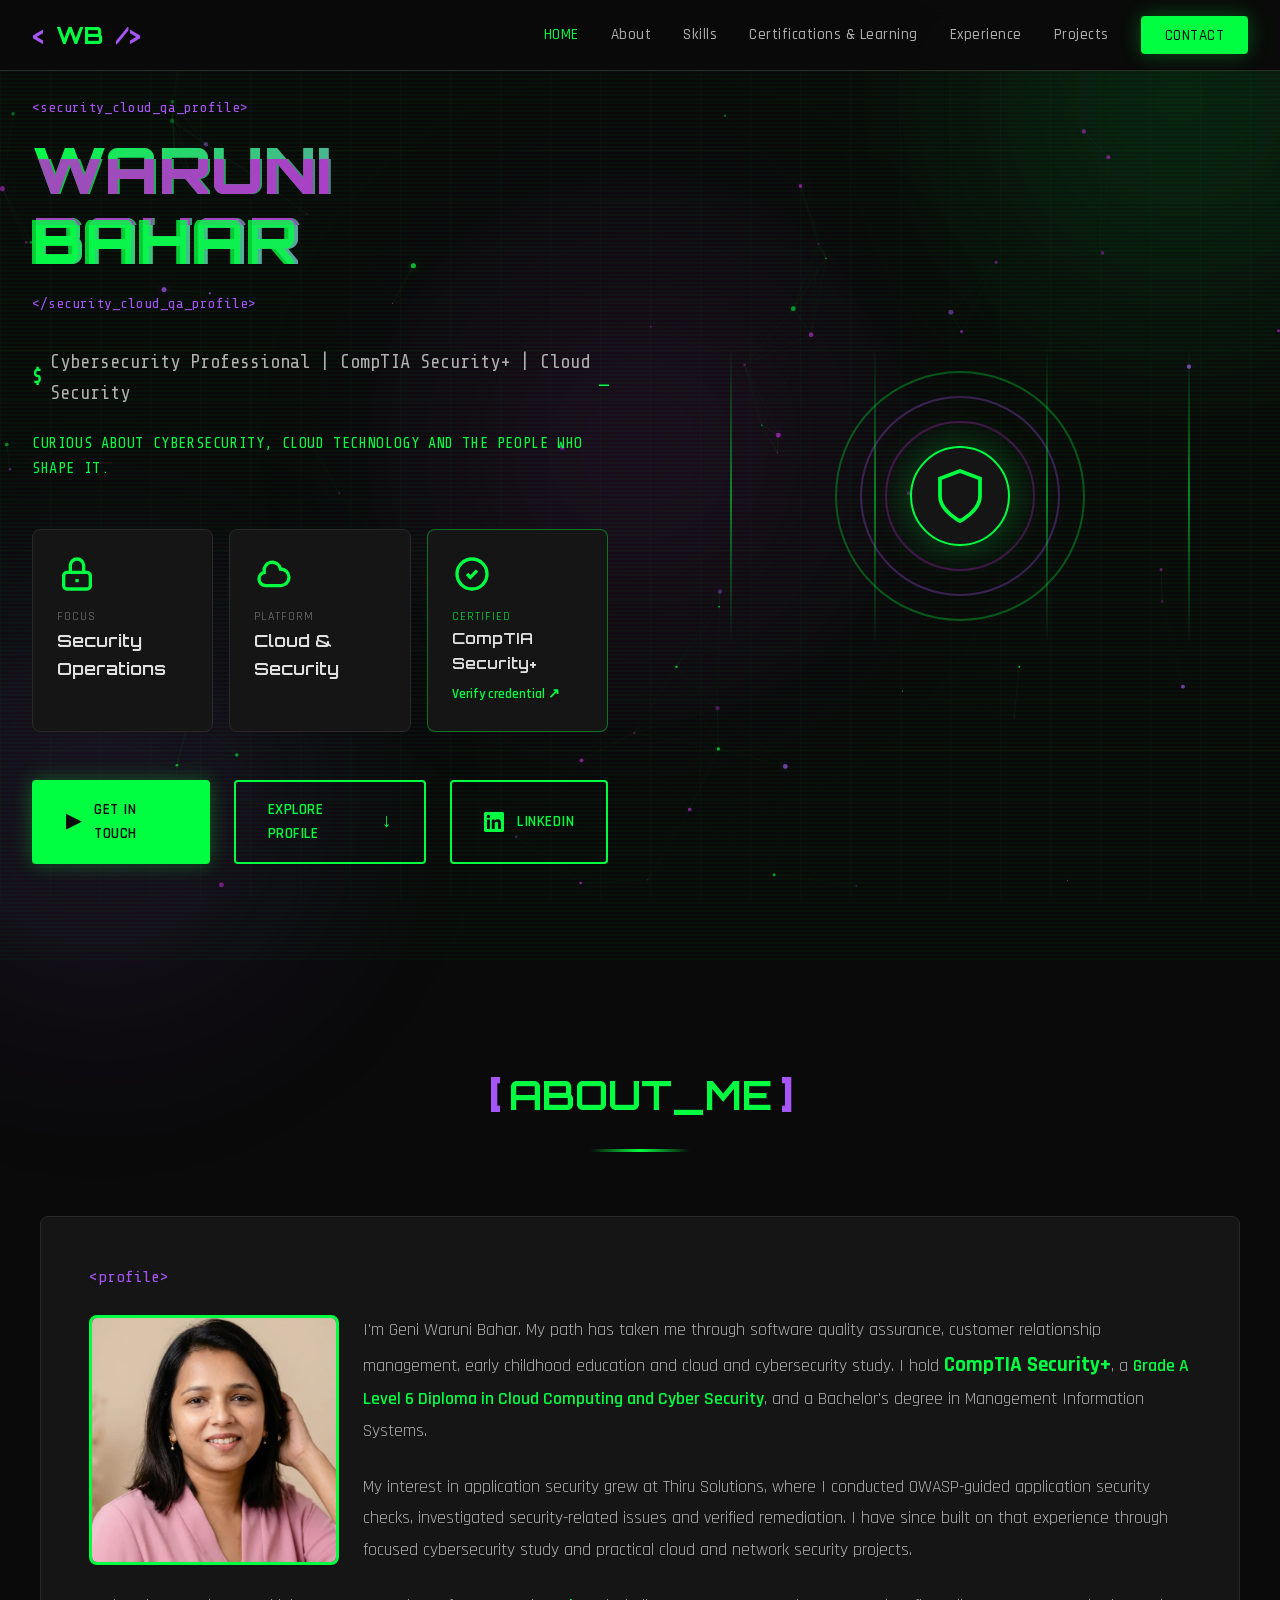
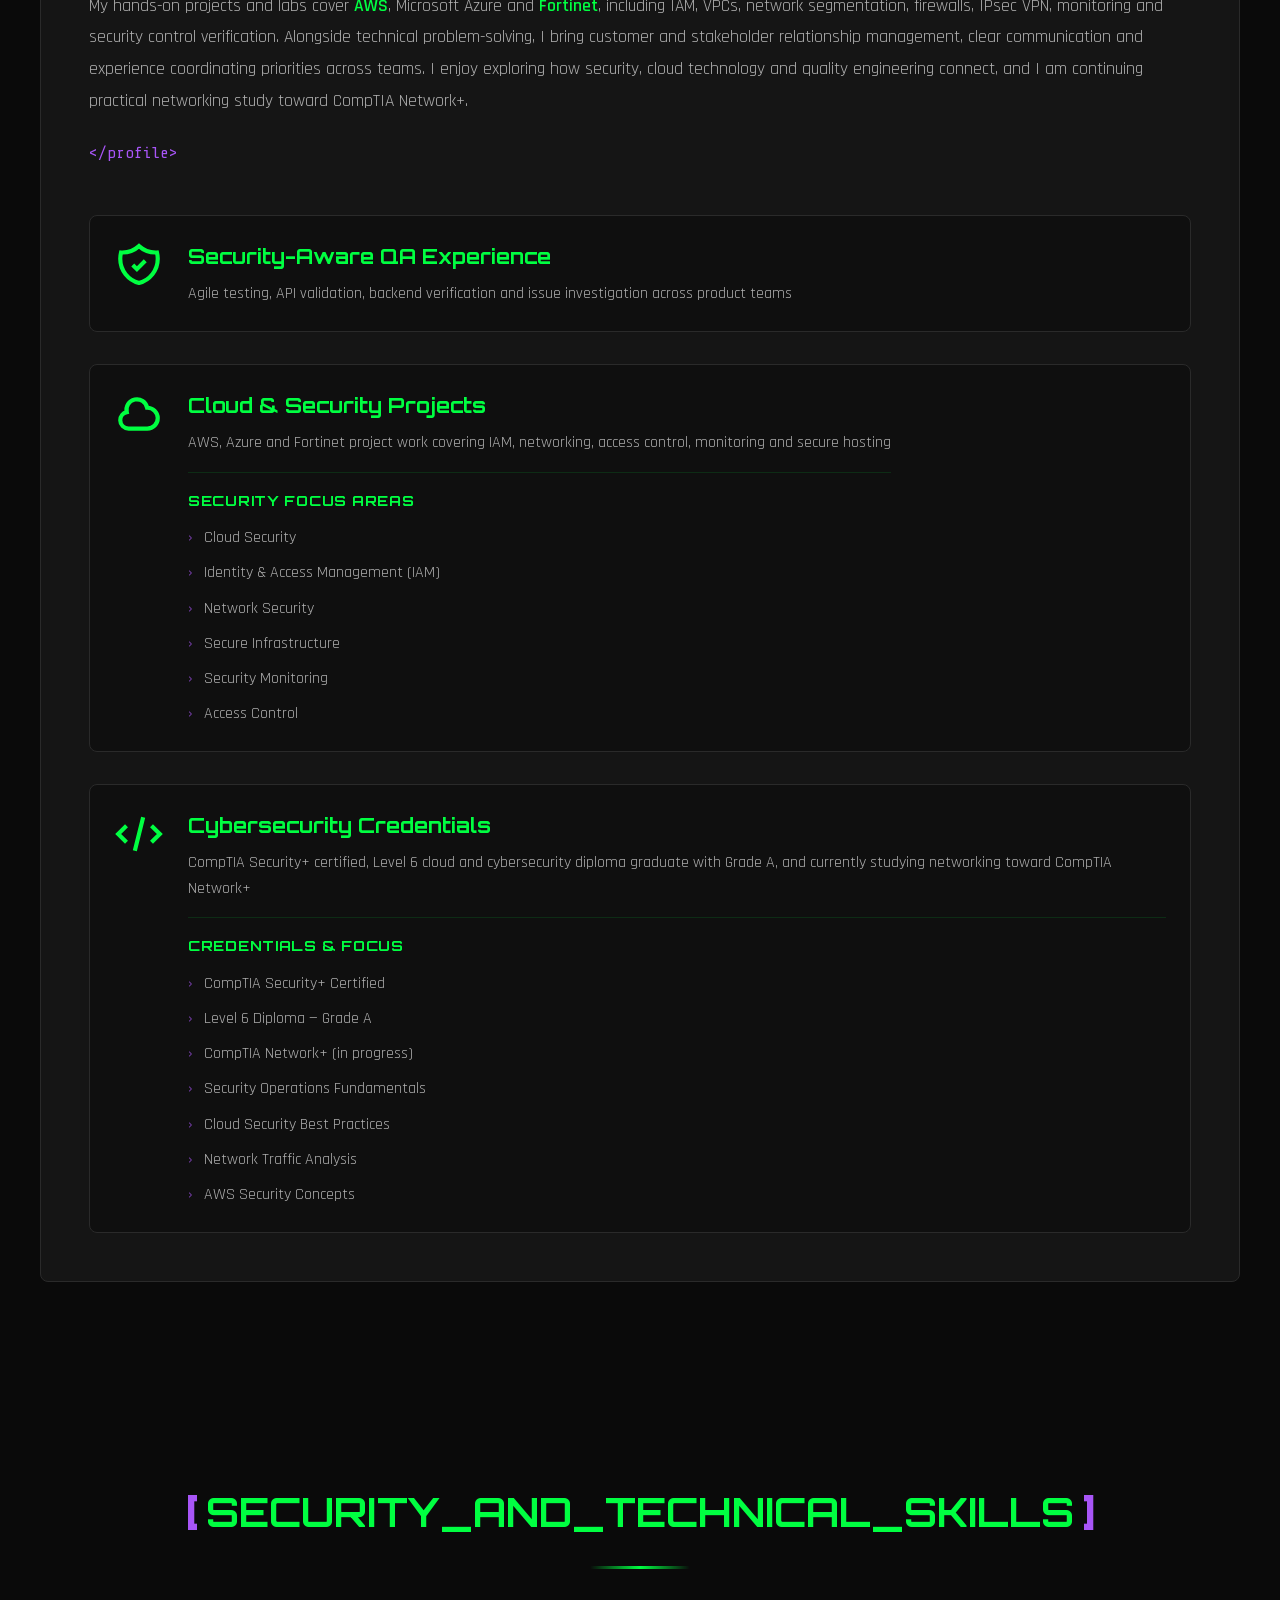
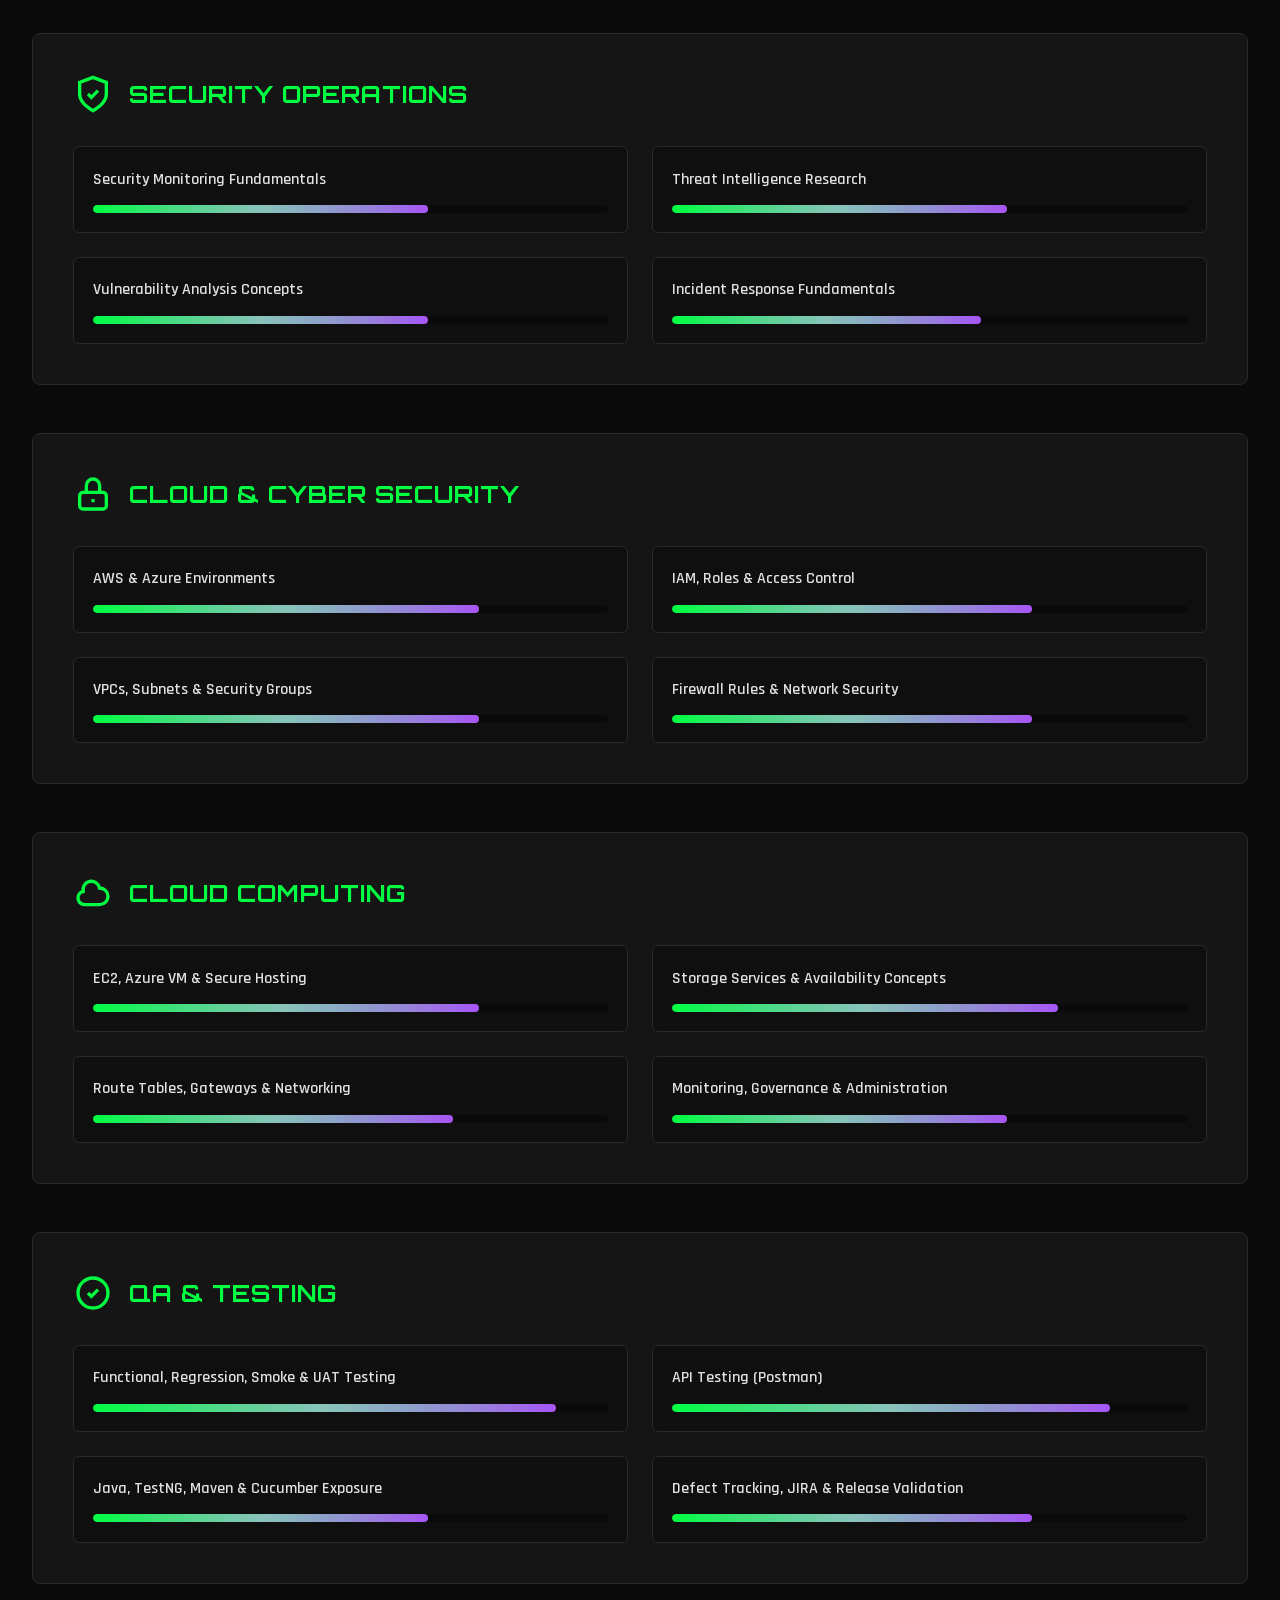
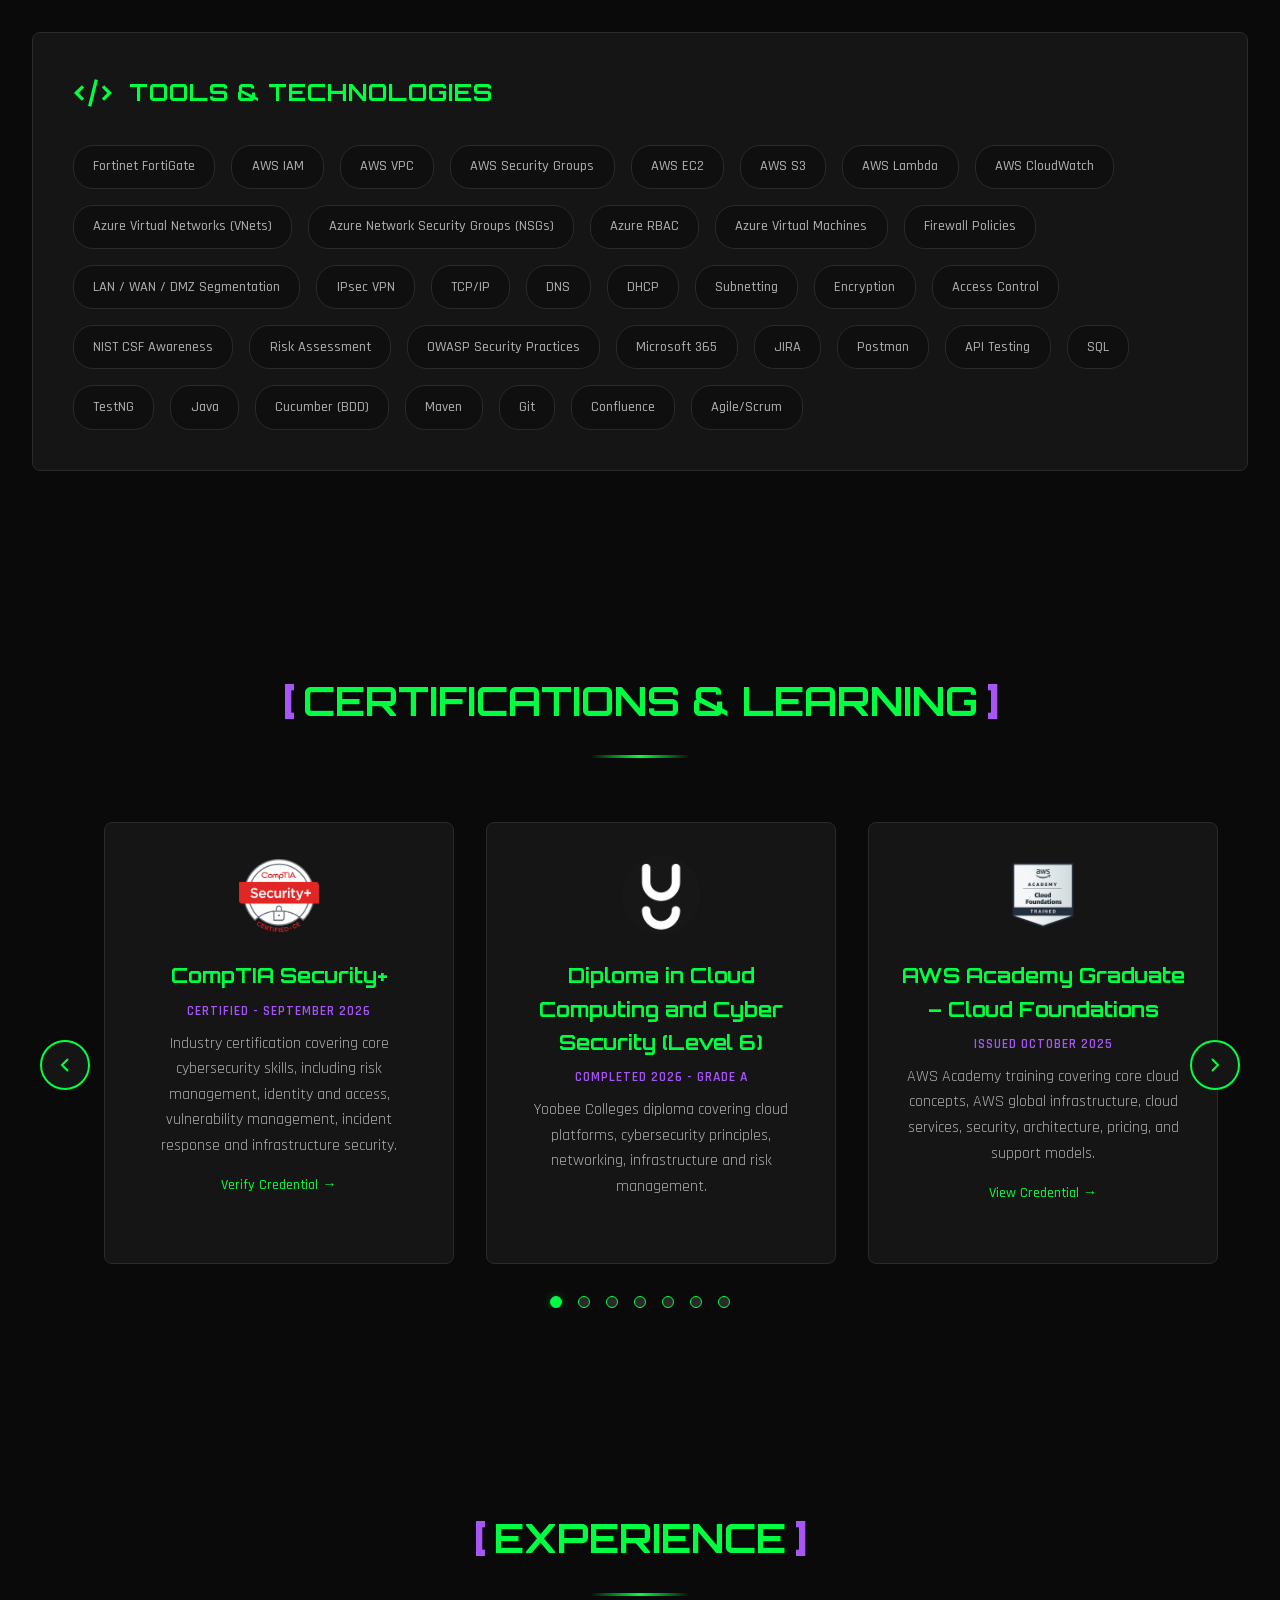
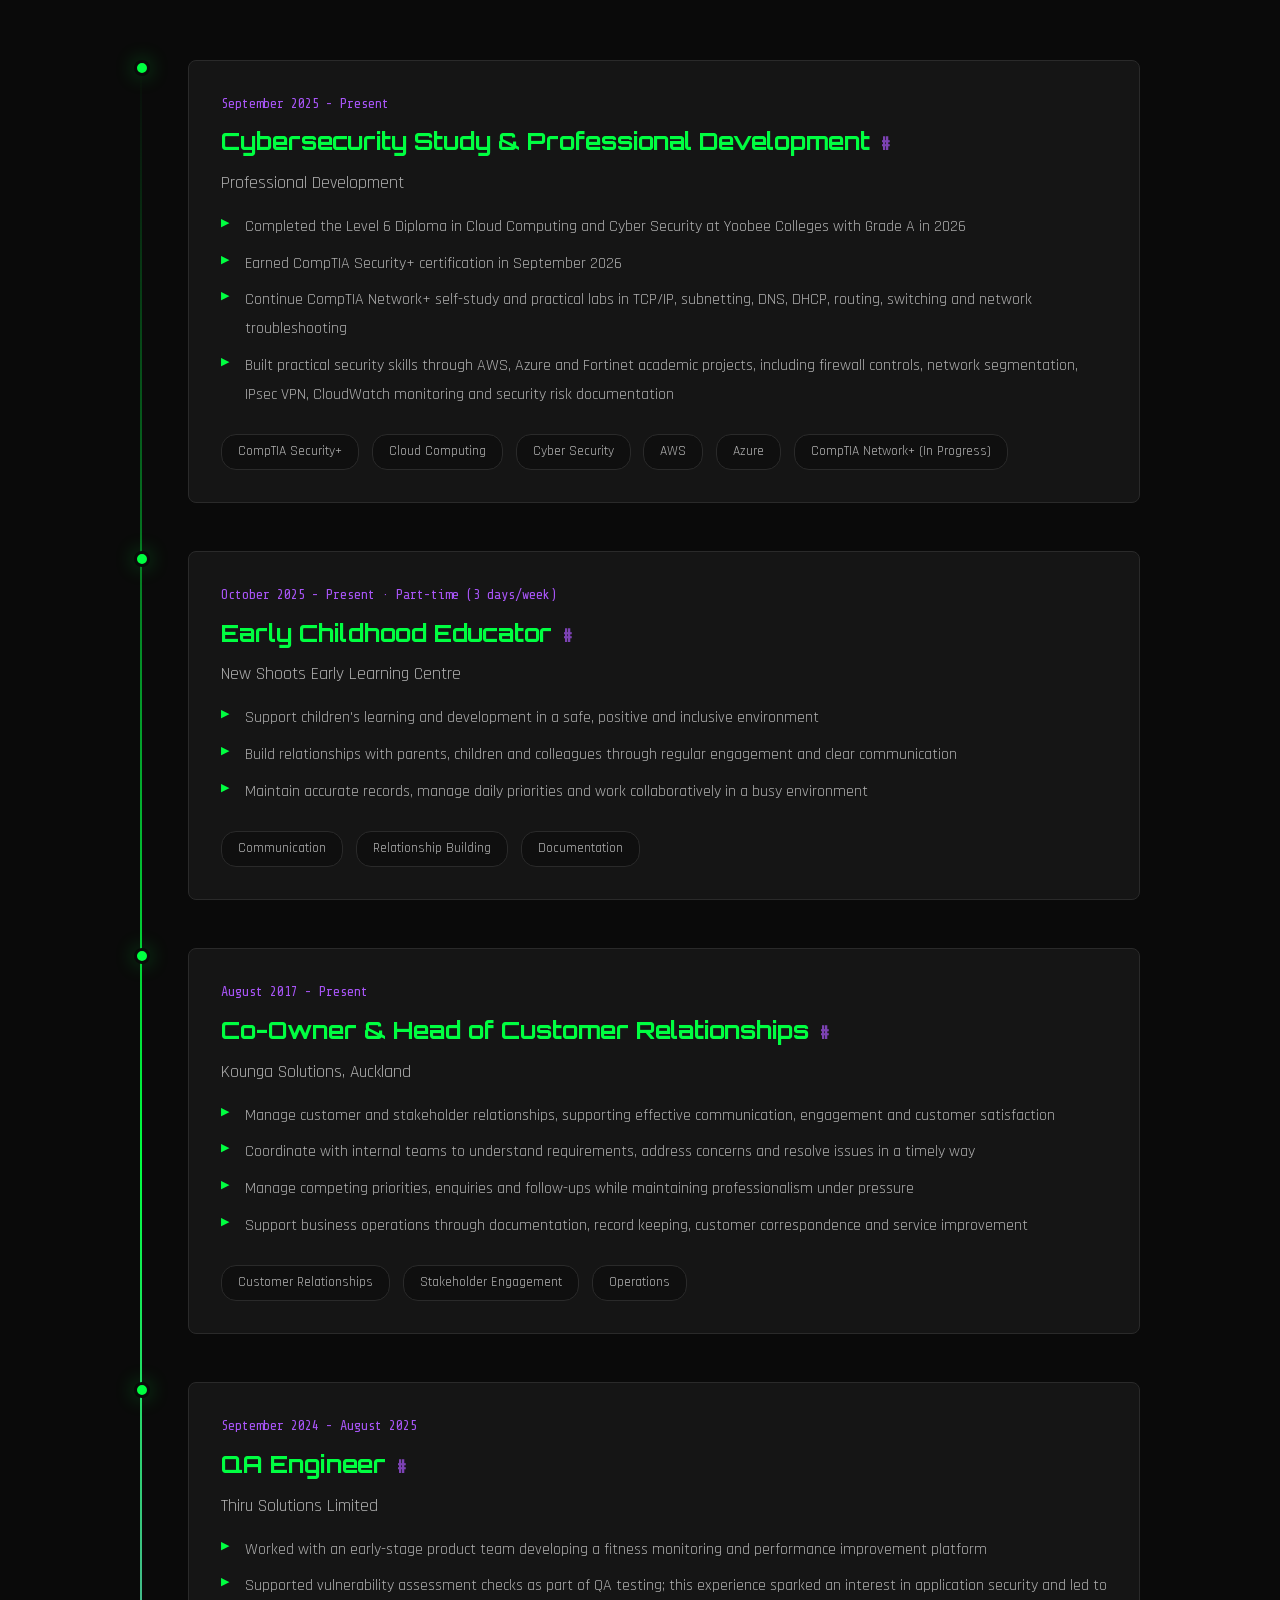
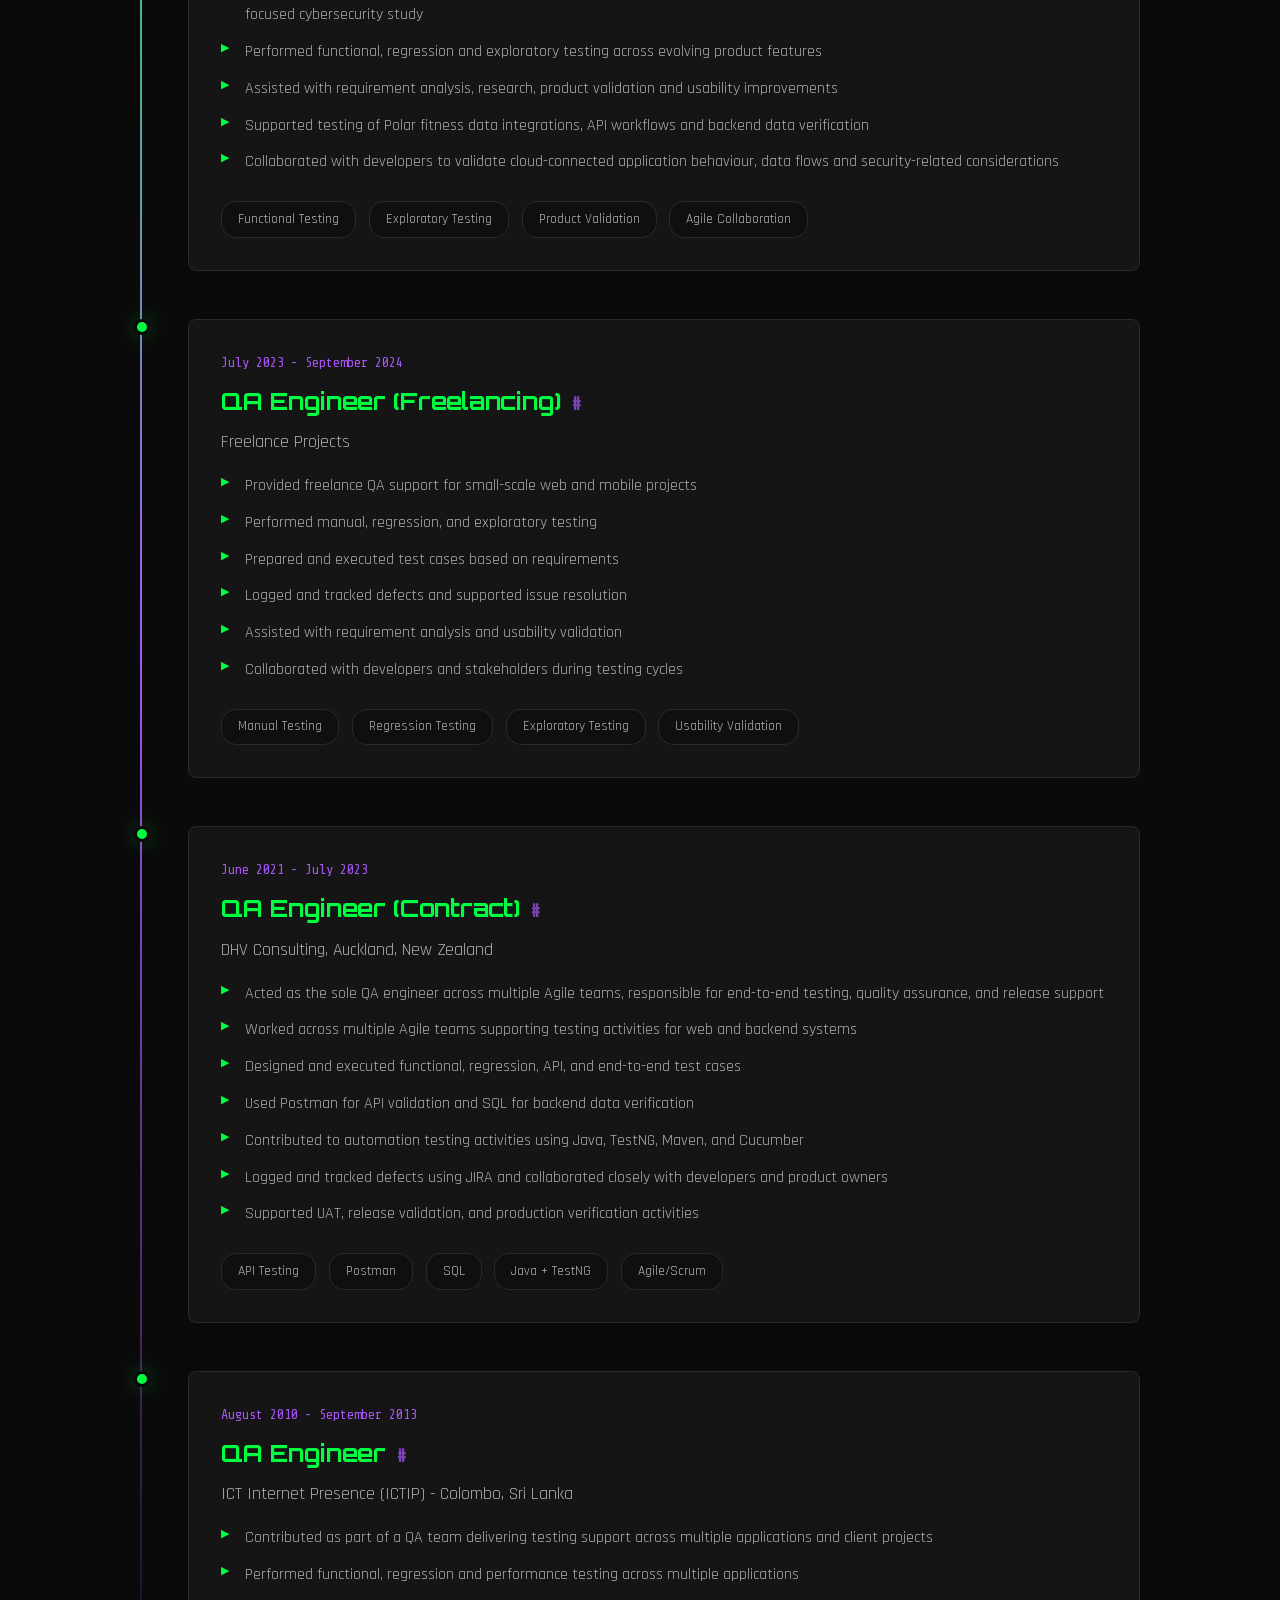
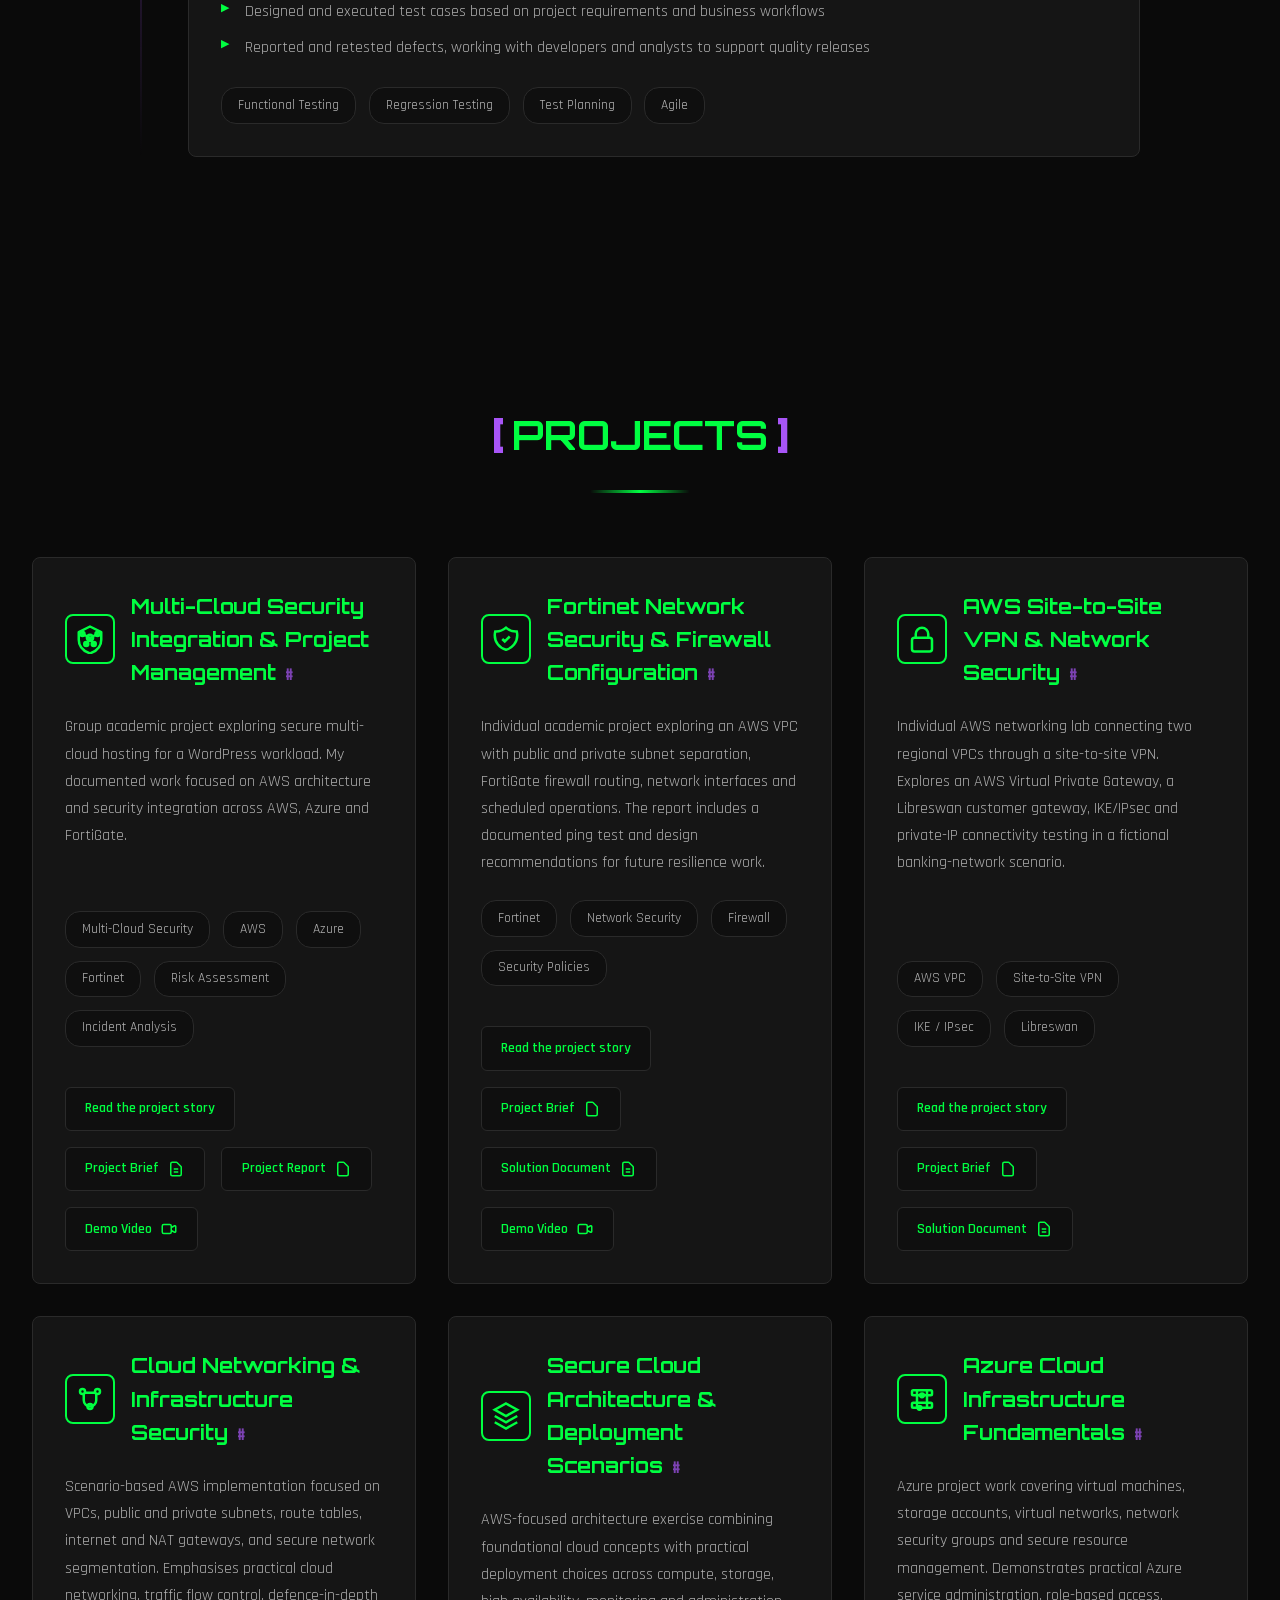
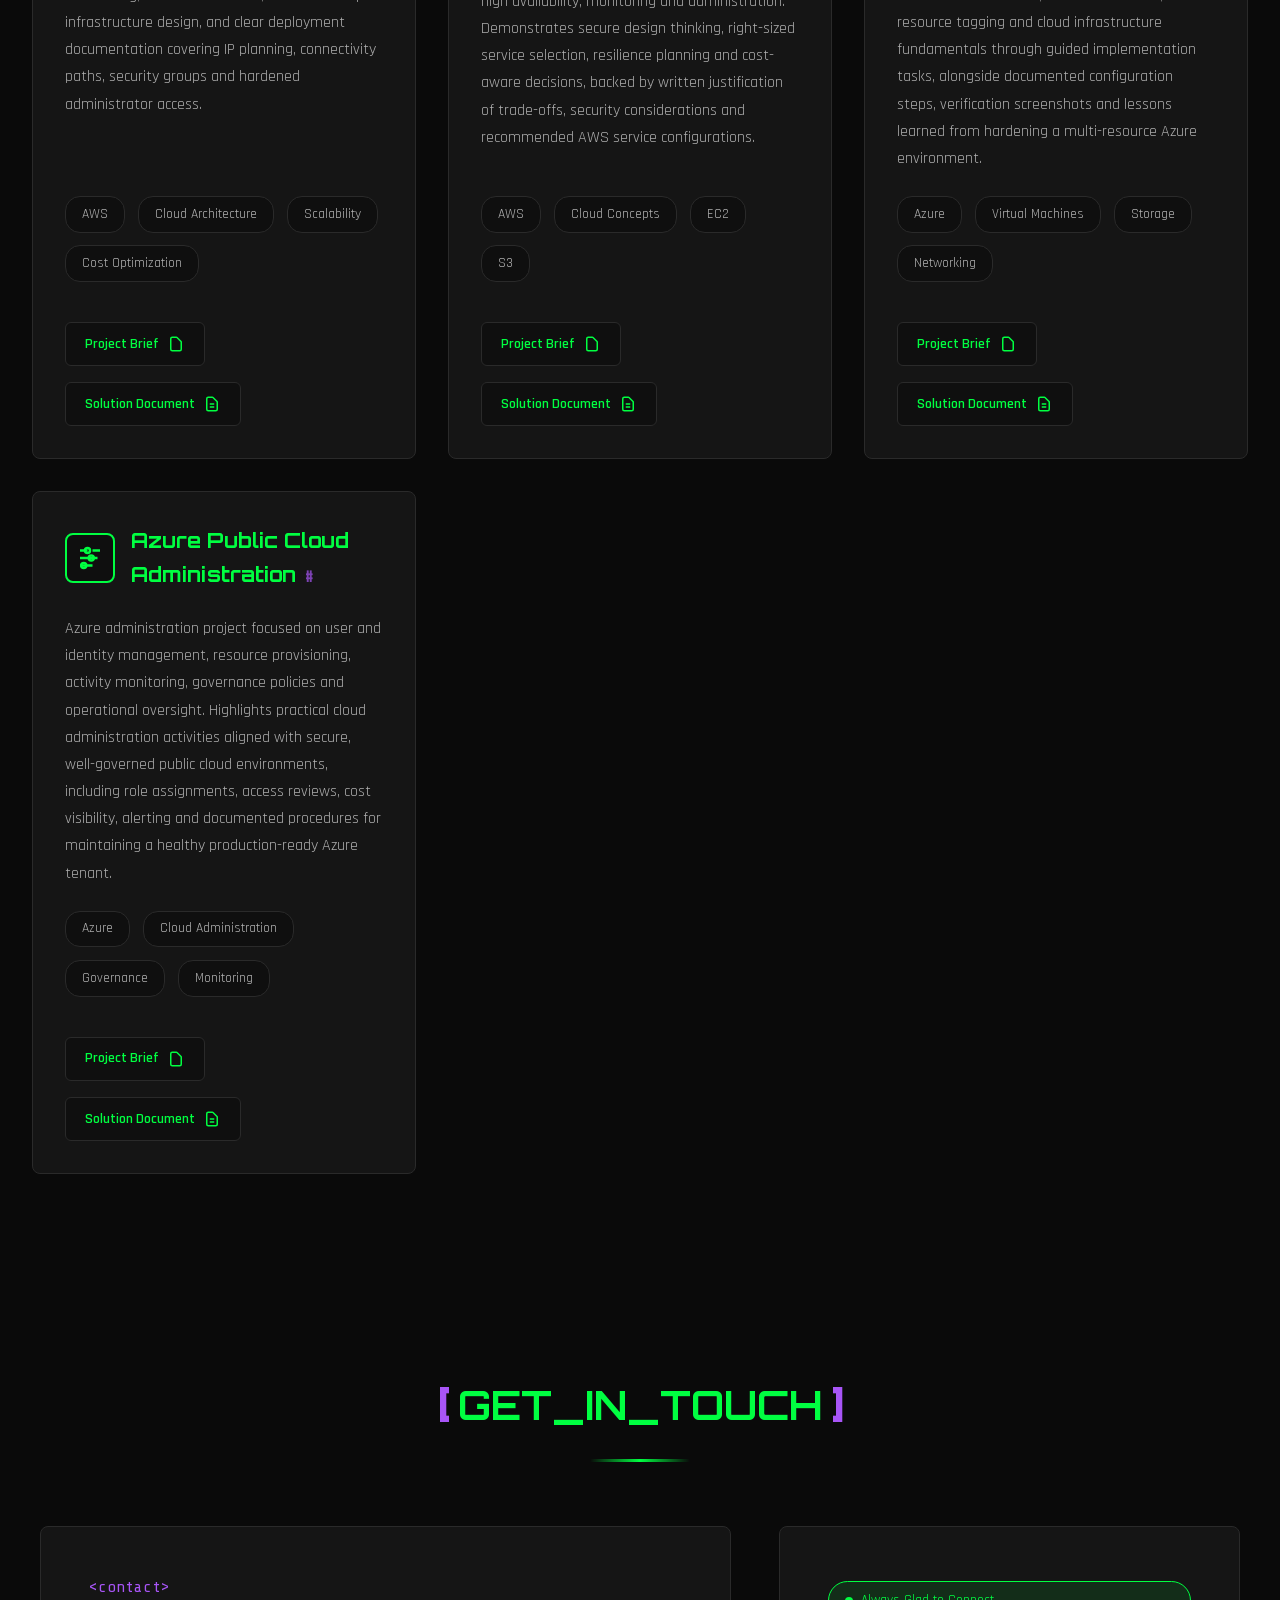
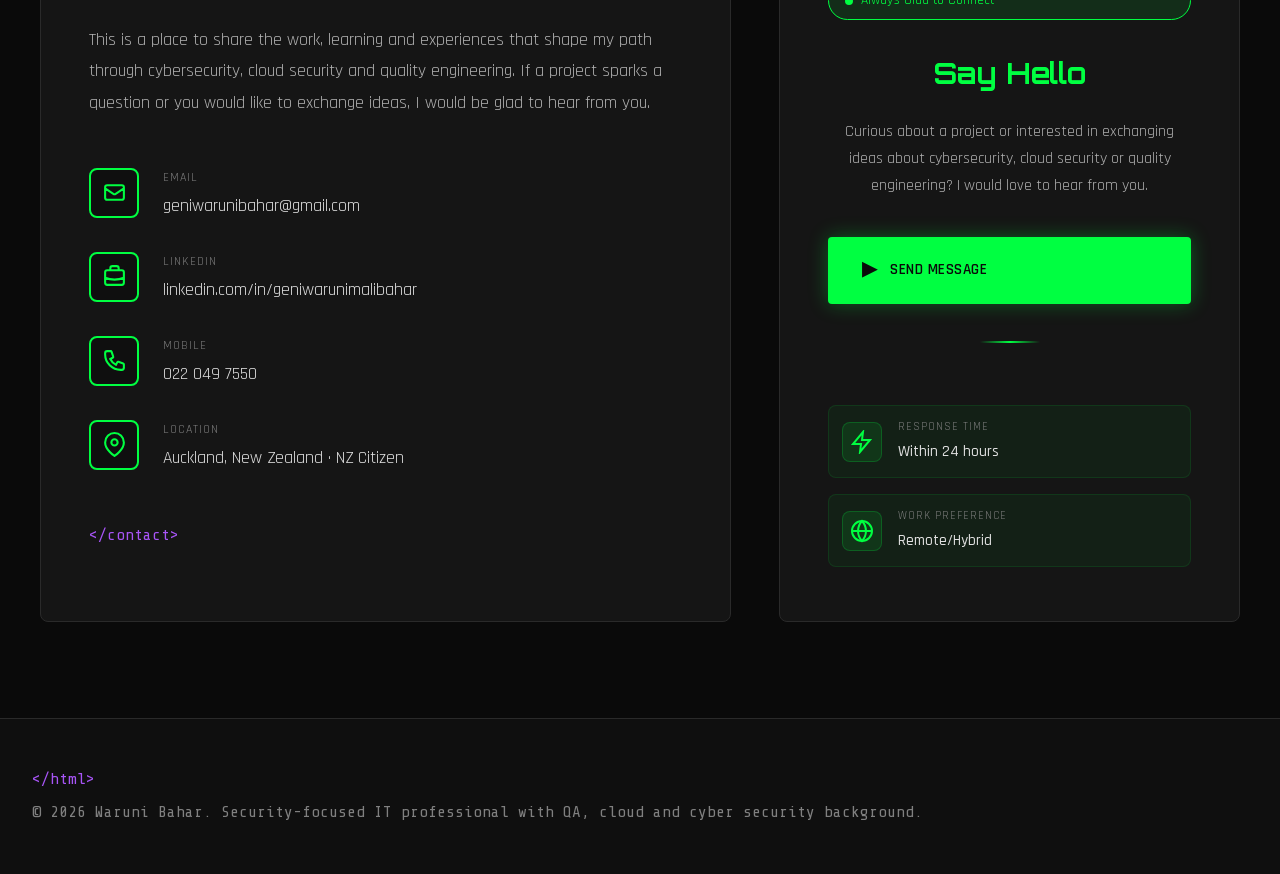
<file: index.html>
<!DOCTYPE html>
<html lang="en-NZ">

<head>
    <!-- Basic Meta Tags -->
    <meta charset="UTF-8">
    <meta name="viewport" content="width=device-width, initial-scale=1.0">
    <meta http-equiv="X-UA-Compatible" content="IE=edge">

    <!-- Primary Meta Tags -->
    <title>Geni Waruni Bahar | Cybersecurity &amp; Cloud Security Portfolio</title>
    <meta name="description"
        content="Geni Waruni Bahar (Waruni Bahar) is an Auckland-based cybersecurity and cloud security professional. Explore her path through software QA, education, Security+, cloud projects and learning.">
    <meta name="author" content="Geni Waruni Bahar">
    <meta name="robots" content="index, follow, max-image-preview:large">

    <!-- Canonical URL -->
    <link rel="canonical" href="https://genibahar.com/">

    <!-- Open Graph / Facebook -->
    <meta property="og:type" content="website">
    <meta property="og:url" content="https://genibahar.com/">
    <meta property="og:title" content="Geni Waruni Bahar | Cybersecurity &amp; Cloud Security Portfolio">
    <meta property="og:description"
        content="Geni Waruni Bahar (Waruni Bahar) is an Auckland-based cybersecurity and cloud security professional. Explore her path through software QA, education, Security+, cloud projects and learning.">
    <meta property="og:image" content="https://genibahar.com/assets/img/waruni-bahar-cybersecurity-cloud-security-profile.jpg">
    <meta property="og:image:type" content="image/jpeg">
    <meta property="og:image:width" content="1200">
    <meta property="og:image:height" content="1420">
    <meta property="og:image:alt" content="Geni Waruni Bahar, cybersecurity and cloud security professional">
    <meta property="og:site_name" content="Geni Waruni Bahar Portfolio">
    <meta property="og:locale" content="en_NZ">

    <!-- Twitter Card -->
    <meta name="twitter:card" content="summary_large_image">
    <meta name="twitter:url" content="https://genibahar.com/">
    <meta name="twitter:title" content="Geni Waruni Bahar | Cybersecurity &amp; Cloud Security Portfolio">
    <meta name="twitter:description"
        content="Geni Waruni Bahar (Waruni Bahar) is an Auckland-based cybersecurity and cloud security professional. Explore her path through software QA, education, Security+, cloud projects and learning.">
    <meta name="twitter:image" content="https://genibahar.com/assets/img/waruni-bahar-cybersecurity-cloud-security-profile.jpg">
    <meta name="twitter:image:alt" content="Geni Waruni Bahar, cybersecurity and cloud security professional">

    <!-- Theme Color -->
    <meta name="theme-color" content="#00ff41">
    <meta name="msapplication-TileColor" content="#0a0a0a">

    <!-- Favicon -->
    <link rel="icon" type="image/png" sizes="180x180" href="assets/img/waruni-bahar-profile-icon.png">
    <link rel="apple-touch-icon" sizes="180x180" href="assets/img/waruni-bahar-profile-icon.png">

    <!-- Structured Data - JSON-LD -->
    <script type="application/ld+json">
    {
      "@context": "https://schema.org",
      "@graph": [
        {
          "@type": "WebSite",
          "@id": "https://genibahar.com/#website",
          "url": "https://genibahar.com/",
          "name": "Geni Waruni Bahar",
          "alternateName": "genibahar.com",
          "inLanguage": "en-NZ",
          "publisher": { "@id": "https://genibahar.com/#person" }
        },
        {
          "@type": "ProfilePage",
          "@id": "https://genibahar.com/#profile",
          "url": "https://genibahar.com/",
          "name": "Geni Waruni Bahar | Cybersecurity & Cloud Security Portfolio",
          "inLanguage": "en-NZ",
          "mainEntity": { "@id": "https://genibahar.com/#person" }
        },
        {
          "@type": "Person",
          "@id": "https://genibahar.com/#person",
          "name": "Geni Waruni Bahar",
          "alternateName": "Waruni Bahar",
          "url": "https://genibahar.com/",
          "image": "https://genibahar.com/assets/img/waruni-bahar-cybersecurity-cloud-security-profile.webp",
          "email": "geniwarunibahar@gmail.com",
          "telephone": "+64220497550",
          "jobTitle": "Cybersecurity, Cloud Security and QA Professional",
          "description": "Auckland-based cybersecurity and cloud security professional whose background spans software quality assurance, customer relationships, early childhood education, Security+ certification, and practical AWS, Azure and network security projects.",
          "address": {
            "@type": "PostalAddress",
            "addressLocality": "Auckland",
            "addressCountry": "NZ"
          },
          "alumniOf": [
            { "@type": "EducationalOrganization", "name": "Yoobee Colleges" },
            { "@type": "EducationalOrganization", "name": "University College Dublin" }
          ],
          "hasCredential": [
            {
              "@type": "EducationalOccupationalCredential",
              "name": "CompTIA Security+",
              "credentialCategory": "certification",
              "recognizedBy": { "@type": "Organization", "name": "CompTIA" }
            },
            {
              "@type": "EducationalOccupationalCredential",
              "name": "Grade A Level 6 Diploma in Cloud Computing and Cyber Security",
              "credentialCategory": "diploma",
              "recognizedBy": { "@type": "EducationalOrganization", "name": "Yoobee Colleges" }
            },
            {
              "@type": "EducationalOccupationalCredential",
              "name": "BSc in Management Information Systems",
              "credentialCategory": "degree",
              "recognizedBy": { "@type": "EducationalOrganization", "name": "University College Dublin" }
            }
          ],
          "knowsAbout": [
            "Cybersecurity",
            "Security Operations",
            "Cloud Security",
            "AWS",
            "Microsoft Azure",
            "Network Security",
            "Fortinet",
            "Identity and Access Management",
            "Vulnerability Assessment",
            "Incident Response Fundamentals",
            "Quality Assurance",
            "API Testing",
            "Customer Relationship Management"
          ],
          "sameAs": ["https://www.linkedin.com/in/geniwarunimalibahar/"]
        }
      ]
    }
    </script>

    <!-- Stylesheets -->
    <link href="./assets/css/style.css" rel="stylesheet" type="text/css">
    <link rel="preload" href="./assets/fonts/Orbitron.woff2" as="font" type="font/woff2" crossorigin>
    <link rel="preload" href="./assets/fonts/ShareTechMono-Regular.woff2" as="font" type="font/woff2" crossorigin>
</head>

<body>
    <a class="skip-link" href="#main-content">Skip to content</a>
    <!-- Cyber Background Effects -->
    <div class="cyber-grid"></div>
    <canvas id="particle-canvas"></canvas>
    <div class="cyber-glow cyber-glow-1"></div>
    <div class="cyber-glow cyber-glow-2"></div>
    <div class="cyber-glow cyber-glow-3"></div>

    <!-- Navigation -->
    <div class="menu-backdrop" id="menuBackdrop"></div>
    <nav class="navbar" id="navbar">
        <div class="nav-container">
            <div class="nav-logo">
                <span class="logo-bracket">&lt;</span>
                <span class="logo-text">WB</span>
                <span class="logo-bracket">/&gt;</span>
            </div>
            <button class="hamburger" id="hamburger" type="button" aria-label="Open navigation menu"
                aria-controls="navLinks" aria-expanded="false">
                <span></span><span></span><span></span>
            </button>
            <ul class="nav-links" id="navLinks">
                <li><a href="#hero" class="home-btn" id="homeBtn"><span class="btn-text">HOME</span></a></li>
                <li><a href="#about">About</a></li>
                <li><a href="#skills">Skills</a></li>
                <li><a href="#certifications">Certifications & Learning</a></li>
                <li><a href="#experience">Experience</a></li>
                <li><a href="#projects">Projects</a></li>
                <li><a href="#contact" class="contact-btn">CONTACT</a></li>
            </ul>
        </div>
    </nav>

    <main id="main-content">
    <!-- Hero Section -->
    <section class="hero" id="hero">
        <div class="hero-scanline"></div>
        <div class="matrix-rain" id="matrixRain"></div>
        <div class="hero-container">
            <div class="hero-content">
                <div class="hero-glitch-wrapper">
                    <p class="hero-tag">&lt;security_cloud_qa_profile&gt;</p>
                    <h1 class="hero-title">
                        <span class="glitch" data-text="WARUNI BAHAR">WARUNI BAHAR</span>
                    </h1>
                    <p class="hero-tag-close">&lt;/security_cloud_qa_profile&gt;</p>
                </div>

                <div class="hero-subtitle-wrapper">
                    <div class="typing-container">
                        <span class="prompt">$</span>
                        <span class="typing-text">Cybersecurity Professional | CompTIA Security+ | Cloud Security</span>
                        <span class="cursor">_</span>
                    </div>
                    <p class="hero-opportunity-line">Curious about cybersecurity, cloud technology and the people who shape it.</p>
                </div>

                <div class="hero-stats">
                    <div class="stat-card">
                        <div class="stat-icon">
                            <svg viewBox="0 0 24 24" fill="none" stroke="currentColor" stroke-width="2">
                                <path
                                    d="M12 15v2m-6 4h12a2 2 0 002-2v-6a2 2 0 00-2-2H6a2 2 0 00-2 2v6a2 2 0 002 2zm10-10V7a4 4 0 00-8 0v4h8z" />
                            </svg>
                        </div>
                        <div class="stat-info">
                            <div class="stat-label">FOCUS</div>
                            <div class="stat-value">Security Operations</div>
                        </div>
                    </div>

                    <div class="stat-card">
                        <div class="stat-icon">
                            <svg viewBox="0 0 24 24" fill="none" stroke="currentColor" stroke-width="2">
                                <path
                                    d="M3 15a4 4 0 004 4h9a5 5 0 10-.1-9.999 5.002 5.002 0 10-9.78 2.096A4.001 4.001 0 003 15z" />
                            </svg>
                        </div>
                        <div class="stat-info">
                            <div class="stat-label">PLATFORM</div>
                            <div class="stat-value">Cloud & Security</div>
                        </div>
                    </div>

                    <a class="stat-card stat-card-cert"
                        href="https://cp.certmetrics.com/comptia/en/public/verify/credential/dc3c3b0df604459c9a510da33bf969e8"
                        target="_blank" rel="noopener noreferrer">
                        <div class="stat-icon">
                            <svg viewBox="0 0 24 24" fill="none" stroke="currentColor" stroke-width="2">
                                <path d="M9 12l2 2 4-4m6 2a9 9 0 11-18 0 9 9 0 0118 0z" />
                            </svg>
                        </div>
                        <div class="stat-info">
                            <div class="stat-label">CERTIFIED</div>
                            <div class="stat-value">CompTIA Security+</div>
                            <span class="stat-verify">Verify credential ↗</span>
                        </div>
                    </a>
                </div>

                <div class="hero-actions">
                    <a href="#contact" class="btn-primary">
                        <span class="btn-icon">▶</span>
                        <span>GET IN TOUCH</span>
                    </a>
                    <a href="#about" class="btn-secondary">
                        <span>EXPLORE PROFILE</span>
                        <span class="btn-icon">↓</span>
                    </a>
                    <a href="https://www.linkedin.com/in/geniwarunimalibahar/" class="btn-secondary" target="_blank" rel="noopener noreferrer">
                        <svg viewBox="0 0 24 24" style="width: 20px; height: 20px; fill: currentColor;">
                            <path
                                d="M20.447 20.452h-3.554v-5.569c0-1.328-.027-3.037-1.852-3.037-1.853 0-2.136 1.445-2.136 2.939v5.667H9.351V9h3.414v1.561h.046c.477-.9 1.637-1.85 3.37-1.85 3.601 0 4.267 2.37 4.267 5.455v6.286zM5.337 7.433c-1.144 0-2.063-.926-2.063-2.065 0-1.138.92-2.063 2.063-2.063 1.14 0 2.064.925 2.064 2.063 0 1.139-.925 2.065-2.064 2.065zm1.782 13.019H3.555V9h3.564v11.452zM22.225 0H1.771C.792 0 0 .774 0 1.729v20.542C0 23.227.792 24 1.771 24h20.451C23.2 24 24 23.227 24 22.271V1.729C24 .774 23.2 0 22.222 0h.003z" />
                        </svg>
                        <span>LINKEDIN</span>
                    </a>
                </div>
            </div>

            <!-- Cyber Visualization -->
            <div class="hero-visual">
                <div class="security-shield">
                    <div class="shield-ring shield-ring-1"></div>
                    <div class="shield-ring shield-ring-2"></div>
                    <div class="shield-ring shield-ring-3"></div>
                    <div class="shield-core">
                        <svg viewBox="0 0 24 24" fill="none" stroke="currentColor" stroke-width="1.5">
                            <path d="M12 22s8-4 8-10V5l-8-3-8 3v7c0 6 8 10 8 10z" />
                        </svg>
                    </div>
                </div>

                <div class="data-streams">
                    <div class="data-stream stream-1"></div>
                    <div class="data-stream stream-2"></div>
                    <div class="data-stream stream-3"></div>
                    <div class="data-stream stream-4"></div>
                </div>
            </div>
        </div>
    </section>

    <!-- About Section -->
    <section class="section-dark" id="about">
        <div class="section-header">
            <h2 class="section-title">
                <span class="title-bracket">[</span>
                <span class="title-text">ABOUT_ME</span>
                <span class="title-bracket">]</span>
            </h2>
            <div class="section-line"></div>
        </div>

        <div class="about-container">
            <div class="about-text-section">
                <p class="about-intro">
                    <span class="code-tag">&lt;profile&gt;</span>
                </p>
                <div class="about-profile-image">
                    <div class="profile-image-wrapper">
                        <picture>
                            <source
                                srcset="assets/img/waruni-bahar-cybersecurity-cloud-security-profile-640.webp 640w, assets/img/waruni-bahar-cybersecurity-cloud-security-profile.webp 1782w"
                                sizes="(max-width: 480px) 180px, (max-width: 768px) 200px, 250px" type="image/webp">
                            <img src="assets/img/GeniProfilePic.png" width="1782" height="2109"
                                alt="Portrait of Waruni Bahar" loading="lazy" decoding="async">
                        </picture>
                        <div class="profile-border"></div>
                    </div>
                </div>
                <p class="about-description">
                    I'm Geni Waruni Bahar. My path has taken me through software quality assurance, customer
                    relationship management, early childhood education and cloud and cybersecurity study. I hold
                    <span class="highlight highlight-credential">CompTIA Security+</span>, a
                    <span class="highlight">Grade A Level 6 Diploma in Cloud Computing and Cyber Security</span>,
                    and a Bachelor's degree in Management Information Systems.
                </p>
                <p class="about-description">
                    My interest in application security grew at Thiru Solutions, where I conducted OWASP-guided
                    application security checks, investigated security-related issues and verified remediation.
                    I have since built on that experience through focused cybersecurity study and practical cloud
                    and network security projects.
                </p>
                <p class="about-description">
                    My hands-on projects and labs cover <span class="highlight">AWS</span>, Microsoft Azure and
                    <span class="highlight">Fortinet</span>, including IAM, VPCs, network segmentation, firewalls,
                    IPsec VPN, monitoring and security control verification. Alongside technical problem-solving,
                    I bring customer and stakeholder relationship management, clear communication and experience
                    coordinating priorities across teams. I enjoy exploring how security, cloud technology and quality
                    engineering connect, and I am continuing practical networking study toward CompTIA Network+.
                </p>
                <p class="about-intro">
                    <span class="code-tag">&lt;/profile&gt;</span>
                </p>

                <div class="about-highlights">
                    <div class="highlight-item">
                        <div class="highlight-icon">
                            <svg viewBox="0 0 24 24" fill="none" stroke="currentColor" stroke-width="2">
                                <path
                                    d="M9 12l2 2 4-4m5.618-4.016A11.955 11.955 0 0112 2.944a11.955 11.955 0 01-8.618 3.04A12.02 12.02 0 003 9c0 5.591 3.824 10.29 9 11.622 5.176-1.332 9-6.03 9-11.622 0-1.042-.133-2.052-.382-3.016z" />
                            </svg>
                        </div>
                        <div class="highlight-content">
                            <h3>Security-Aware QA Experience</h3>
                            <p>Agile testing, API validation, backend verification and issue investigation across
                                product teams</p>
                        </div>
                    </div>

                    <div class="highlight-item">
                        <div class="highlight-icon">
                            <svg viewBox="0 0 24 24" fill="none" stroke="currentColor" stroke-width="2">
                                <path
                                    d="M3 15a4 4 0 004 4h9a5 5 0 10-.1-9.999 5.002 5.002 0 10-9.78 2.096A4.001 4.001 0 003 15z" />
                            </svg>
                        </div>
                        <div class="highlight-content">
                            <h3>Cloud & Security Projects</h3>
                            <p>AWS, Azure and Fortinet project work covering IAM, networking, access control, monitoring
                                and secure hosting</p>
                            <div class="highlight-subsection">
                                <h4 class="highlight-subtitle">SECURITY FOCUS AREAS</h4>
                                <ul class="highlight-sublist">
                                    <li>Cloud Security</li>
                                    <li>Identity &amp; Access Management (IAM)</li>
                                    <li>Network Security</li>
                                    <li>Secure Infrastructure</li>
                                    <li>Security Monitoring</li>
                                    <li>Access Control</li>
                                </ul>
                            </div>
                        </div>
                    </div>

                    <div class="highlight-item">
                        <div class="highlight-icon">
                            <svg viewBox="0 0 24 24" fill="none" stroke="currentColor" stroke-width="2">
                                <path d="M10 20l4-16m4 4l4 4-4 4M6 16l-4-4 4-4" />
                            </svg>
                        </div>
                        <div class="highlight-content">
                            <h3>Cybersecurity Credentials</h3>
                            <p>CompTIA Security+ certified, Level 6 cloud and cybersecurity diploma graduate with
                                Grade A, and currently studying networking toward CompTIA Network+</p>
                            <div class="highlight-subsection">
                                <h4 class="highlight-subtitle">CREDENTIALS &amp; FOCUS</h4>
                                <ul class="highlight-sublist">
                                    <li>CompTIA Security+ Certified</li>
                                    <li>Level 6 Diploma — Grade A</li>
                                    <li>CompTIA Network+ (in progress)</li>
                                    <li>Security Operations Fundamentals</li>
                                    <li>Cloud Security Best Practices</li>
                                    <li>Network Traffic Analysis</li>
                                    <li>AWS Security Concepts</li>
                                </ul>
                            </div>
                        </div>
                    </div>
                </div>
            </div>
        </div>
        </div>
    </section>

    <!-- Skills Section -->
    <section class="section-light" id="skills">
        <div class="section-header">
            <h2 class="section-title">
                <span class="title-bracket">[</span>
                <span class="title-text">SECURITY_AND_TECHNICAL_SKILLS</span>
                <span class="title-bracket">]</span>
            </h2>
            <div class="section-line"></div>
        </div>

        <div class="skills-container">
            <!-- Security Operations Skills -->
            <div class="skill-category">
                <div class="category-header">
                    <div class="category-icon">
                        <svg viewBox="0 0 24 24" fill="none" stroke="currentColor" stroke-width="2">
                            <path d="M12 22s8-4 8-10V5l-8-3-8 3v7c0 6 8 10 8 10z" />
                            <path d="M9 12l2 2 4-4" />
                        </svg>
                    </div>
                    <h3 class="category-title">SECURITY OPERATIONS</h3>
                </div>
                <div class="skills-grid">
                    <div class="skill-card">
                        <div class="skill-name">Security Monitoring Fundamentals</div>
                        <div class="skill-bar">
                            <div class="skill-progress" style="width: 65%"></div>
                        </div>
                    </div>
                    <div class="skill-card">
                        <div class="skill-name">Threat Intelligence Research</div>
                        <div class="skill-bar">
                            <div class="skill-progress" style="width: 65%"></div>
                        </div>
                    </div>
                    <div class="skill-card">
                        <div class="skill-name">Vulnerability Analysis Concepts</div>
                        <div class="skill-bar">
                            <div class="skill-progress" style="width: 65%"></div>
                        </div>
                    </div>
                    <div class="skill-card">
                        <div class="skill-name">Incident Response Fundamentals</div>
                        <div class="skill-bar">
                            <div class="skill-progress" style="width: 60%"></div>
                        </div>
                    </div>
                </div>
            </div>

            <!-- Cybersecurity Skills -->
            <div class="skill-category">
                <div class="category-header">
                    <div class="category-icon">
                        <svg viewBox="0 0 24 24" fill="none" stroke="currentColor" stroke-width="2">
                            <path
                                d="M12 15v2m-6 4h12a2 2 0 002-2v-6a2 2 0 00-2-2H6a2 2 0 00-2 2v6a2 2 0 002 2zm10-10V7a4 4 0 00-8 0v4h8z" />
                        </svg>
                    </div>
                    <h3 class="category-title">CLOUD & CYBER SECURITY</h3>
                </div>
                <div class="skills-grid">
                    <div class="skill-card">
                        <div class="skill-name">AWS & Azure Environments</div>
                        <div class="skill-bar">
                            <div class="skill-progress" style="width: 75%"></div>
                        </div>
                    </div>
                    <div class="skill-card">
                        <div class="skill-name">IAM, Roles & Access Control</div>
                        <div class="skill-bar">
                            <div class="skill-progress" style="width: 70%"></div>
                        </div>
                    </div>
                    <div class="skill-card">
                        <div class="skill-name">VPCs, Subnets & Security Groups</div>
                        <div class="skill-bar">
                            <div class="skill-progress" style="width: 75%"></div>
                        </div>
                    </div>
                    <div class="skill-card">
                        <div class="skill-name">Firewall Rules & Network Security</div>
                        <div class="skill-bar">
                            <div class="skill-progress" style="width: 70%"></div>
                        </div>
                    </div>
                </div>
            </div>

            <!-- Cloud Skills -->
            <div class="skill-category">
                <div class="category-header">
                    <div class="category-icon">
                        <svg viewBox="0 0 24 24" fill="none" stroke="currentColor" stroke-width="2">
                            <path
                                d="M3 15a4 4 0 004 4h9a5 5 0 10-.1-9.999 5.002 5.002 0 10-9.78 2.096A4.001 4.001 0 003 15z" />
                        </svg>
                    </div>
                    <h3 class="category-title">CLOUD COMPUTING</h3>
                </div>
                <div class="skills-grid">
                    <div class="skill-card">
                        <div class="skill-name">EC2, Azure VM & Secure Hosting</div>
                        <div class="skill-bar">
                            <div class="skill-progress" style="width: 75%"></div>
                        </div>
                    </div>
                    <div class="skill-card">
                        <div class="skill-name">Storage Services & Availability Concepts</div>
                        <div class="skill-bar">
                            <div class="skill-progress" style="width: 75%"></div>
                        </div>
                    </div>
                    <div class="skill-card">
                        <div class="skill-name">Route Tables, Gateways & Networking</div>
                        <div class="skill-bar">
                            <div class="skill-progress" style="width: 70%"></div>
                        </div>
                    </div>
                    <div class="skill-card">
                        <div class="skill-name">Monitoring, Governance & Administration</div>
                        <div class="skill-bar">
                            <div class="skill-progress" style="width: 65%"></div>
                        </div>
                    </div>
                </div>
            </div>

            <!-- QA & Testing Skills -->
            <div class="skill-category">
                <div class="category-header">
                    <div class="category-icon">
                        <svg viewBox="0 0 24 24" fill="none" stroke="currentColor" stroke-width="2">
                            <path d="M9 12l2 2 4-4m6 2a9 9 0 11-18 0 9 9 0 0118 0z" />
                        </svg>
                    </div>
                    <h3 class="category-title">QA & TESTING</h3>
                </div>
                <div class="skills-grid">
                    <div class="skill-card">
                        <div class="skill-name">Functional, Regression, Smoke & UAT Testing</div>
                        <div class="skill-bar">
                            <div class="skill-progress" style="width: 90%"></div>
                        </div>
                    </div>
                    <div class="skill-card">
                        <div class="skill-name">API Testing (Postman)</div>
                        <div class="skill-bar">
                            <div class="skill-progress" style="width: 85%"></div>
                        </div>
                    </div>
                    <div class="skill-card">
                        <div class="skill-name">Java, TestNG, Maven & Cucumber Exposure</div>
                        <div class="skill-bar">
                            <div class="skill-progress" style="width: 65%"></div>
                        </div>
                    </div>
                    <div class="skill-card">
                        <div class="skill-name">Defect Tracking, JIRA & Release Validation</div>
                        <div class="skill-bar">
                            <div class="skill-progress" style="width: 70%"></div>
                        </div>
                    </div>
                </div>
            </div>

            <!-- Tools & Technologies -->
            <div class="skill-category">
                <div class="category-header">
                    <div class="category-icon">
                        <svg viewBox="0 0 24 24" fill="none" stroke="currentColor" stroke-width="2">
                            <path d="M10 20l4-16m4 4l4 4-4 4M6 16l-4-4 4-4" />
                        </svg>
                    </div>
                    <h3 class="category-title">TOOLS & TECHNOLOGIES</h3>
                </div>
                <div class="tech-tags">
                    <span class="tech-tag">Fortinet FortiGate</span>
                    <span class="tech-tag">AWS IAM</span>
                    <span class="tech-tag">AWS VPC</span>
                    <span class="tech-tag">AWS Security Groups</span>
                    <span class="tech-tag">AWS EC2</span>
                    <span class="tech-tag">AWS S3</span>
                    <span class="tech-tag">AWS Lambda</span>
                    <span class="tech-tag">AWS CloudWatch</span>
                    <span class="tech-tag">Azure Virtual Networks (VNets)</span>
                    <span class="tech-tag">Azure Network Security Groups (NSGs)</span>
                    <span class="tech-tag">Azure RBAC</span>
                    <span class="tech-tag">Azure Virtual Machines</span>
                    <span class="tech-tag">Firewall Policies</span>
                    <span class="tech-tag">LAN / WAN / DMZ Segmentation</span>
                    <span class="tech-tag">IPsec VPN</span>
                    <span class="tech-tag">TCP/IP</span>
                    <span class="tech-tag">DNS</span>
                    <span class="tech-tag">DHCP</span>
                    <span class="tech-tag">Subnetting</span>
                    <span class="tech-tag">Encryption</span>
                    <span class="tech-tag">Access Control</span>
                    <span class="tech-tag">NIST CSF Awareness</span>
                    <span class="tech-tag">Risk Assessment</span>
                    <span class="tech-tag">OWASP Security Practices</span>
                    <span class="tech-tag">Microsoft 365</span>
                    <span class="tech-tag">JIRA</span>
                    <span class="tech-tag">Postman</span>
                    <span class="tech-tag">API Testing</span>
                    <span class="tech-tag">SQL</span>
                    <span class="tech-tag">TestNG</span>
                    <span class="tech-tag">Java</span>
                    <span class="tech-tag">Cucumber (BDD)</span>
                    <span class="tech-tag">Maven</span>
                    <span class="tech-tag">Git</span>
                    <span class="tech-tag">Confluence</span>
                    <span class="tech-tag">Agile/Scrum</span>
                </div>
            </div>
        </div>
    </section>

    <!-- Certifications Section -->
    <section class="section-dark" id="certifications">
        <div class="section-header">
            <h2 class="section-title">
                <span class="title-bracket">[</span>
                <span class="title-text">CERTIFICATIONS & LEARNING</span>
                <span class="title-bracket">]</span>
            </h2>
            <div class="section-line"></div>
        </div>

        <div class="certifications-slider">
            <div class="certifications-container">

                <div class="cert-card">
                    <div class="cert-badge cert-badge-img">
                        <img src="assets/img/CompTIASecurityPlus.png" width="80" height="80"
                            alt="CompTIA Security+ badge" loading="lazy" decoding="async">
                    </div>
                    <div class="cert-info">
                        <h3 class="cert-title">CompTIA Security+</h3>
                        <p class="cert-status">Certified - September 2026</p>
                        <p class="cert-desc">
                            Industry certification covering core cybersecurity skills, including risk management,
                            identity and access, vulnerability management, incident response and infrastructure
                            security.
                        </p>
                        <a href="https://cp.certmetrics.com/comptia/en/public/verify/credential/dc3c3b0df604459c9a510da33bf969e8"
                            class="cert-link" target="_blank" rel="noopener noreferrer">Verify Credential →</a>
                    </div>
                </div>

                <div class="cert-card">
                    <div class="cert-badge cert-badge-img">
                        <img src="assets/img/Yoobee.png" width="80" height="80"
                            alt="Yoobee Colleges badge" loading="lazy" decoding="async">
                    </div>
                    <div class="cert-info">
                        <h3 class="cert-title">Diploma in Cloud Computing and Cyber Security (Level 6)</h3>
                        <p class="cert-status">Completed 2026 - Grade A</p>
                        <p class="cert-desc">
                            Yoobee Colleges diploma covering cloud platforms, cybersecurity principles, networking,
                            infrastructure and risk management.
                        </p>
                    </div>
                </div>

                <div class="cert-card">
                    <div class="cert-badge cert-badge-img">
                        <img src="assets/img/AWS Academy Graduate - Cloud Foundations - Training Badge.png"
                            alt="AWS Academy Graduate badge" width="80" height="80" loading="lazy" decoding="async">
                    </div>
                    <div class="cert-info">
                        <h3 class="cert-title">AWS Academy Graduate – Cloud Foundations</h3>
                        <p class="cert-status">Issued October 2025</p>
                        <p class="cert-desc">
                            AWS Academy training covering core cloud concepts, AWS global infrastructure,
                            cloud services, security, architecture, pricing, and support models.
                        </p>
                        <a href="https://www.credly.com/badges/300977e7-4f63-42f1-9061-44a8c0accc1a/linked_in_profile"
                            class="cert-link" target="_blank" rel="noopener noreferrer">View Credential →</a>
                    </div>
                </div>

                <div class="cert-card">
                    <div class="cert-badge cert-badge-img">
                        <img src="assets/img/ISC2.png" width="80" height="80"
                            alt="ISC2 Certified in Cybersecurity domain training badge" loading="lazy" decoding="async">
                    </div>
                    <div class="cert-info">
                        <h3 class="cert-title">ISC2 CC Domain Training</h3>
                        <p class="cert-status">Issued February 2026</p>
                        <p class="cert-desc">
                            Cybersecurity domain training covering security principles, network security,
                            access control, risk awareness, and foundational security practices.
                        </p>
                        <a href="https://isc2.obrizum.io/org/cc/certificate/4ab9eacf-62ea-43ef-94a3-6b1c7147241c"
                            class="cert-link" target="_blank" rel="noopener noreferrer">View Credential →</a>
                    </div>
                </div>

                <div class="cert-card">
                    <div class="cert-badge cert-badge-img">
                        <img src="assets/img/CompTIAITFundamentals.png" width="80" height="80"
                            alt="CompTIA IT Fundamentals badge" loading="lazy" decoding="async">
                    </div>
                    <div class="cert-info">
                        <h3 class="cert-title">CompTIA IT Fundamentals (ITF+)</h3>
                        <p class="cert-status">Certified - May 2026</p>
                        <p class="cert-desc">
                            Foundational IT certification covering essential IT knowledge, operating systems,
                            networking concepts, cloud computing, databases, software components, and troubleshooting.
                        </p>
                        <a href="https://skillsoft.digitalbadges-eu.skillsoft.com/profile/eu-genibahar168305/wallet"
                            class="cert-link" target="_blank" rel="noopener noreferrer">View Skillsoft Credentials →</a>
                    </div>
                </div>

                <div class="cert-card">
                    <div class="cert-badge cert-badge-img">
                        <img src="assets/img/ISTQB.png" width="80" height="80" alt="ISTQB Certified Tester badge"
                            loading="lazy" decoding="async">
                    </div>
                    <div class="cert-info">
                        <h3 class="cert-title">ISTQB Certified Tester</h3>
                        <p class="cert-status">Certified - August 2023</p>
                        <p class="cert-desc">
                            Foundation level software testing certification covering testing principles,
                            test design techniques, defect management, and structured QA practices.
                        </p>
                    </div>
                </div>

                <div class="cert-card">
                    <div class="cert-badge cert-badge-img">
                        <img src="assets/img/UCD.png" width="80" height="80"
                            alt="University College Dublin badge" loading="lazy" decoding="async">
                    </div>
                    <div class="cert-info">
                        <h3 class="cert-title">BSc in Management Information Systems</h3>
                        <p class="cert-status">Completed - 2011</p>
                        <p class="cert-desc">
                            Level 7 degree covering information systems, business technology, databases,
                            systems analysis, management concepts, and IT-enabled business solutions.
                        </p>
                    </div>
                </div>

            </div>

            <button class="slider-btn slider-btn-prev" aria-label="Previous certification">
                <svg viewBox="0 0 24 24" fill="none" stroke="currentColor" stroke-width="2">
                    <path d="M15 18l-6-6 6-6" />
                </svg>
            </button>

            <button class="slider-btn slider-btn-next" aria-label="Next certification">
                <svg viewBox="0 0 24 24" fill="none" stroke="currentColor" stroke-width="2">
                    <path d="M9 18l6-6-6-6" />
                </svg>
            </button>

            <div class="slider-dots"></div>
        </div>
    </section>


    <!-- Experience Section -->
    <section class="section-light" id="experience">
        <div class="section-header">
            <h2 class="section-title">
                <span class="title-bracket">[</span>
                <span class="title-text">EXPERIENCE</span>
                <span class="title-bracket">]</span>
            </h2>
            <div class="section-line"></div>
        </div>

        <div class="experience-container">
            <div class="timeline">
                <div class="timeline-item" id="experience-cybersecurity-development">
                    <div class="timeline-dot"></div>
                    <div class="timeline-content">
                        <div class="exp-date">September 2025 - Present</div>
                        <h3 class="exp-title">Cybersecurity Study &amp; Professional Development <a class="permalink"
                                href="#experience-cybersecurity-development"
                                aria-label="Link to Cybersecurity Study and Professional Development">#</a></h3>
                        <p class="exp-company">Professional Development</p>
                        <ul class="exp-desc">
                            <li>Completed the Level 6 Diploma in Cloud Computing and Cyber Security at Yoobee Colleges
                                with Grade A in 2026</li>
                            <li>Earned CompTIA Security+ certification in September 2026</li>
                            <li>Continue CompTIA Network+ self-study and practical labs in TCP/IP, subnetting, DNS,
                                DHCP, routing, switching and network troubleshooting</li>
                            <li>Built practical security skills through AWS, Azure and Fortinet academic projects,
                                including firewall controls, network segmentation, IPsec VPN, CloudWatch monitoring
                                and security risk documentation</li>
                        </ul>
                        <div class="exp-tags">
                            <span class="exp-tag">CompTIA Security+</span>
                            <span class="exp-tag">Cloud Computing</span>
                            <span class="exp-tag">Cyber Security</span>
                            <span class="exp-tag">AWS</span>
                            <span class="exp-tag">Azure</span>
                            <span class="exp-tag">CompTIA Network+ (In Progress)</span>
                        </div>
                    </div>
                </div>

                <div class="timeline-item" id="experience-early-childhood-educator">
                    <div class="timeline-dot"></div>
                    <div class="timeline-content">
                        <div class="exp-date">October 2025 - Present · Part-time (3 days/week)</div>
                        <h3 class="exp-title">Early Childhood Educator <a class="permalink"
                                href="#experience-early-childhood-educator"
                                aria-label="Link to Early Childhood Educator experience">#</a></h3>
                        <p class="exp-company">New Shoots Early Learning Centre</p>
                        <ul class="exp-desc">
                            <li>Support children's learning and development in a safe, positive and inclusive
                                environment</li>
                            <li>Build relationships with parents, children and colleagues through regular engagement and
                                clear communication</li>
                            <li>Maintain accurate records, manage daily priorities and work collaboratively in a busy
                                environment</li>
                        </ul>
                        <div class="exp-tags">
                            <span class="exp-tag">Communication</span>
                            <span class="exp-tag">Relationship Building</span>
                            <span class="exp-tag">Documentation</span>
                        </div>
                    </div>
                </div>

                <div class="timeline-item" id="experience-kounga-solutions">
                    <div class="timeline-dot"></div>
                    <div class="timeline-content">
                        <div class="exp-date">August 2017 - Present</div>
                        <h3 class="exp-title">Co-Owner &amp; Head of Customer Relationships <a class="permalink"
                                href="#experience-kounga-solutions"
                                aria-label="Link to Co-Owner and Head of Customer Relationships at Kounga Solutions">#</a>
                        </h3>
                        <p class="exp-company">Kounga Solutions, Auckland</p>
                        <ul class="exp-desc">
                            <li>Manage customer and stakeholder relationships, supporting effective communication,
                                engagement and customer satisfaction</li>
                            <li>Coordinate with internal teams to understand requirements, address concerns and resolve
                                issues in a timely way</li>
                            <li>Manage competing priorities, enquiries and follow-ups while maintaining professionalism
                                under pressure</li>
                            <li>Support business operations through documentation, record keeping, customer
                                correspondence and service improvement</li>
                        </ul>
                        <div class="exp-tags">
                            <span class="exp-tag">Customer Relationships</span>
                            <span class="exp-tag">Stakeholder Engagement</span>
                            <span class="exp-tag">Operations</span>
                        </div>
                    </div>
                </div>

                <div class="timeline-item" id="experience-qa-thiru-solutions">
                    <div class="timeline-dot"></div>
                    <div class="timeline-content">
                        <div class="exp-date">September 2024 - August 2025</div>
                        <h3 class="exp-title">QA Engineer <a class="permalink" href="#experience-qa-thiru-solutions"
                                aria-label="Link to QA Engineer at Thiru Solutions Limited">#</a></h3>
                        <p class="exp-company">Thiru Solutions Limited</p>
                        <ul class="exp-desc">
                            <li>Worked with an early-stage product team developing a fitness monitoring and performance
                                improvement platform</li>
                            <li>Supported vulnerability assessment checks as part of QA testing; this experience
                                sparked an interest in application security and led to focused cybersecurity study</li>
                            <li>Performed functional, regression and exploratory testing across evolving product
                                features</li>
                            <li>Assisted with requirement analysis, research, product validation and usability
                                improvements</li>
                            <li>Supported testing of Polar fitness data integrations, API workflows and backend data
                                verification</li>
                            <li>Collaborated with developers to validate cloud-connected application behaviour, data
                                flows and security-related considerations</li>
                        </ul>
                        <div class="exp-tags">
                            <span class="exp-tag">Functional Testing</span>
                            <span class="exp-tag">Exploratory Testing</span>
                            <span class="exp-tag">Product Validation</span>
                            <span class="exp-tag">Agile Collaboration</span>
                        </div>
                    </div>
                </div>

                <div class="timeline-item" id="experience-qa-freelance">
                    <div class="timeline-dot"></div>
                    <div class="timeline-content">
                        <div class="exp-date">July 2023 - September 2024</div>
                        <h3 class="exp-title">QA Engineer (Freelancing) <a class="permalink"
                                href="#experience-qa-freelance"
                                aria-label="Link to Freelance QA Engineer experience">#</a></h3>
                        <p class="exp-company">Freelance Projects</p>
                        <ul class="exp-desc">
                            <li>Provided freelance QA support for small-scale web and mobile projects</li>
                            <li>Performed manual, regression, and exploratory testing</li>
                            <li>Prepared and executed test cases based on requirements</li>
                            <li>Logged and tracked defects and supported issue resolution</li>
                            <li>Assisted with requirement analysis and usability validation</li>
                            <li>Collaborated with developers and stakeholders during testing cycles</li>
                        </ul>
                        <div class="exp-tags">
                            <span class="exp-tag">Manual Testing</span>
                            <span class="exp-tag">Regression Testing</span>
                            <span class="exp-tag">Exploratory Testing</span>
                            <span class="exp-tag">Usability Validation</span>
                        </div>
                    </div>
                </div>

                <div class="timeline-item" id="experience-qa-dhv-consulting">
                    <div class="timeline-dot"></div>
                    <div class="timeline-content">
                        <div class="exp-date">June 2021 - July 2023</div>
                        <h3 class="exp-title">QA Engineer (Contract) <a class="permalink"
                                href="#experience-qa-dhv-consulting"
                                aria-label="Link to QA Engineer contract at DHV Consulting">#</a></h3>
                        <p class="exp-company">DHV Consulting, Auckland, New Zealand</p>
                        <ul class="exp-desc">
                            <li>Acted as the sole QA engineer across multiple Agile teams, responsible for end-to-end
                                testing, quality assurance, and release support</li>
                            <li>Worked across multiple Agile teams supporting testing activities for web and backend
                                systems</li>
                            <li>Designed and executed functional, regression, API, and end-to-end test cases</li>
                            <li>Used Postman for API validation and SQL for backend data verification</li>
                            <li>Contributed to automation testing activities using Java, TestNG, Maven, and Cucumber
                            </li>
                            <li>Logged and tracked defects using JIRA and collaborated closely with developers and
                                product owners</li>
                            <li>Supported UAT, release validation, and production verification activities</li>
                        </ul>
                        <div class="exp-tags">
                            <span class="exp-tag">API Testing</span>
                            <span class="exp-tag">Postman</span>
                            <span class="exp-tag">SQL</span>
                            <span class="exp-tag">Java + TestNG</span>
                            <span class="exp-tag">Agile/Scrum</span>
                        </div>
                    </div>
                </div>

                <div class="timeline-item" id="experience-qa-ictip">
                    <div class="timeline-dot"></div>
                    <div class="timeline-content">
                        <div class="exp-date">August 2010 - September 2013</div>
                        <h3 class="exp-title">QA Engineer <a class="permalink" href="#experience-qa-ictip"
                                aria-label="Link to QA Engineer experience at ICT Internet Presence">#</a></h3>
                        <p class="exp-company">ICT Internet Presence (ICTIP) - Colombo, Sri Lanka</p>
                        <ul class="exp-desc">
                            <li>Contributed as part of a QA team delivering testing support across multiple applications
                                and client projects</li>
                            <li>Performed functional, regression and performance testing across multiple applications
                            </li>
                            <li>Designed and executed test cases based on project requirements and business workflows
                            </li>
                            <li>Reported and retested defects, working with developers and analysts to support quality
                                releases</li>
                        </ul>
                        <div class="exp-tags">
                            <span class="exp-tag">Functional Testing</span>
                            <span class="exp-tag">Regression Testing</span>
                            <span class="exp-tag">Test Planning</span>
                            <span class="exp-tag">Agile</span>
                        </div>
                    </div>
                </div>
            </div>
        </div>
    </section>

    <!-- Projects Section -->
    <section class="section-dark" id="projects">
        <div class="section-header">
            <h2 class="section-title">
                <span class="title-bracket">[</span>
                <span class="title-text">PROJECTS</span>
                <span class="title-bracket">]</span>
            </h2>
            <div class="section-line"></div>
        </div>

        <div class="projects-container">
            <div class="project-card project-card-featured" id="project-multi-cloud-security">
                <div class="project-header">
                    <div class="project-icon">
                        <svg viewBox="0 0 24 24" fill="none" stroke="currentColor" stroke-width="2"
                            stroke-linecap="round" stroke-linejoin="round">
                            <path d="M12 2l9 4.5v6c0 5-3.5 9-9 11-5.5-2-9-6-9-11v-6L12 2z" />
                            <circle cx="12" cy="11" r="2.5" />
                            <circle cx="6" cy="8" r="1.6" />
                            <circle cx="18" cy="8" r="1.6" />
                            <circle cx="9" cy="16" r="1.6" />
                            <circle cx="15" cy="16" r="1.6" />
                            <path d="M12 11L6 8M12 11l6-3M12 11l-3 5M12 11l3 5" />
                        </svg>
                    </div>
                    <h3 class="project-title">Multi-Cloud Security Integration &amp; Project Management <a
                            class="permalink" href="#project-multi-cloud-security"
                            aria-label="Link to Multi-Cloud Security Integration and Project Management">#</a></h3>
                </div>
                <p class="project-desc">
                    Group academic project exploring secure multi-cloud hosting for a WordPress workload. My documented
                    work focused on AWS architecture and security integration across AWS, Azure and FortiGate.
                </p>
                <div class="project-tags">
                    <span class="project-tag">Multi-Cloud Security</span>
                    <span class="project-tag">AWS</span>
                    <span class="project-tag">Azure</span>
                    <span class="project-tag">Fortinet</span>
                    <span class="project-tag">Risk Assessment</span>
                    <span class="project-tag">Incident Analysis</span>
                </div>
                <div class="project-links">
                    <a href="./projects/multicloud-wordpress-security.html" class="project-link">Read the project story</a>
                    <a href="./assets/projects/Project/Multi-Cloud Security Integration and Project Management.pdf"
                        class="project-link" target="_blank" rel="noopener noreferrer">
                        <span>Project Brief</span>
                        <svg viewBox="0 0 24 24" fill="none" stroke="currentColor" stroke-width="2">
                            <path
                                d="M9 12h6m-6 4h6m2 5H7a2 2 0 01-2-2V5a2 2 0 012-2h5.586a1 1 0 01.707.293l5.414 5.414a1 1 0 01.293.707V19a2 2 0 01-2 2z" />
                        </svg>
                    </a>
                    <a href="./assets/projects/Solution/Multi-Cloud Security Integration and Project Management_Report.pdf"
                        class="project-link" target="_blank" rel="noopener noreferrer">
                        <span>Project Report</span>
                        <svg viewBox="0 0 24 24" fill="none" stroke="currentColor" stroke-width="2">
                            <path
                                d="M7 21h10a2 2 0 002-2V9.414a1 1 0 00-.293-.707l-5.414-5.414A1 1 0 0012.586 3H7a2 2 0 00-2 2v14a2 2 0 002 2z" />
                        </svg>
                    </a>
                    <a href="./assets/projects/Solution/Multi-Cloud Security Integration and Project Management_Demo.mp4"
                        class="project-link" target="_blank" rel="noopener noreferrer">
                        <span>Demo Video</span>
                        <svg viewBox="0 0 24 24" fill="none" stroke="currentColor" stroke-width="2">
                            <path
                                d="M15 10l4.553-2.276A1 1 0 0121 8.618v6.764a1 1 0 01-1.447.894L15 14M5 18h8a2 2 0 002-2V8a2 2 0 00-2-2H5a2 2 0 00-2 2v8a2 2 0 002 2z" />
                        </svg>
                    </a>
                </div>
            </div>

            <div class="project-card" id="project-fortinet-network-security">
                <div class="project-header">
                    <div class="project-icon">
                        <svg viewBox="0 0 24 24" fill="none" stroke="currentColor" stroke-width="2">
                            <path
                                d="M9 12l2 2 4-4m5.618-4.016A11.955 11.955 0 0112 2.944a11.955 11.955 0 01-8.618 3.04A12.02 12.02 0 003 9c0 5.591 3.824 10.29 9 11.622 5.176-1.332 9-6.03 9-11.622 0-1.042-.133-2.052-.382-3.016z" />
                        </svg>
                    </div>
                    <h3 class="project-title">Fortinet Network Security &amp; Firewall Configuration <a
                            class="permalink" href="#project-fortinet-network-security"
                            aria-label="Link to Fortinet Network Security and Firewall Configuration">#</a></h3>
                </div>
                <p class="project-desc">
                    Individual academic project exploring an AWS VPC with public and private subnet separation,
                    FortiGate firewall routing, network interfaces and scheduled operations. The report includes a
                    documented ping test and design recommendations for future resilience work.
                </p>
                <div class="project-tags">
                    <span class="project-tag">Fortinet</span>
                    <span class="project-tag">Network Security</span>
                    <span class="project-tag">Firewall</span>
                    <span class="project-tag">Security Policies</span>
                </div>
                <div class="project-links">
                    <a href="./projects/fortigate-in-aws.html" class="project-link">Read the project story</a>
                    <a href="./assets/projects/Project/Report and Proof of Concepts (Network Security Expert using Fortinet).pdf"
                        class="project-link" target="_blank" rel="noopener noreferrer">
                        <span>Project Brief</span>
                        <svg viewBox="0 0 24 24" fill="none" stroke="currentColor" stroke-width="2">
                            <path
                                d="M7 21h10a2 2 0 002-2V9.414a1 1 0 00-.293-.707l-5.414-5.414A1 1 0 0012.586 3H7a2 2 0 00-2 2v14a2 2 0 002 2z" />
                        </svg>
                    </a>
                    <a href="./assets/projects/Solution/Report and Proof of Concepts (Network Security Expert using Fortinet).pdf"
                        class="project-link" target="_blank" rel="noopener noreferrer">
                        <span>Solution Document</span>
                        <svg viewBox="0 0 24 24" fill="none" stroke="currentColor" stroke-width="2">
                            <path
                                d="M9 12h6m-6 4h6m2 5H7a2 2 0 01-2-2V5a2 2 0 012-2h5.586a1 1 0 01.707.293l5.414 5.414a1 1 0 01.293.707V19a2 2 0 01-2 2z" />
                        </svg>
                    </a>
                    <a href="./assets/projects/Solution/Report and Proof of Concepts (Network Security Expert using Fortinet).mp4"
                        class="project-link" target="_blank" rel="noopener noreferrer">
                        <span>Demo Video</span>
                        <svg viewBox="0 0 24 24" fill="none" stroke="currentColor" stroke-width="2">
                            <path
                                d="M15 10l4.553-2.276A1 1 0 0121 8.618v6.764a1 1 0 01-1.447.894L15 14M5 18h8a2 2 0 002-2V8a2 2 0 00-2-2H5a2 2 0 00-2 2v8a2 2 0 002 2z" />
                        </svg>
                    </a>
                </div>
            </div>

            <div class="project-card" id="project-aws-security-iam">
                <div class="project-header">
                    <div class="project-icon">
                        <svg viewBox="0 0 24 24" fill="none" stroke="currentColor" stroke-width="2">
                            <path d="M7 11V8a5 5 0 0110 0v3" />
                            <rect x="4" y="11" width="16" height="11" rx="2" />
                        </svg>
                    </div>
                    <h3 class="project-title">AWS Site-to-Site VPN &amp; Network Security <a class="permalink"
                            href="#project-aws-security-iam"
                            aria-label="Link to AWS Site-to-Site VPN and Network Security">#</a></h3>
                </div>
                <p class="project-desc">
                    Individual AWS networking lab connecting two regional VPCs through a site-to-site VPN. Explores an
                    AWS Virtual Private Gateway, a Libreswan customer gateway, IKE/IPsec and private-IP connectivity
                    testing in a fictional banking-network scenario.
                </p>
                <div class="project-tags">
                    <span class="project-tag">AWS VPC</span>
                    <span class="project-tag">Site-to-Site VPN</span>
                    <span class="project-tag">IKE / IPsec</span>
                    <span class="project-tag">Libreswan</span>
                </div>
                <div class="project-links">
                    <a href="./projects/aws-site-to-site-vpn.html" class="project-link">Read the project story</a>
                    <a href="./assets/projects/Project/Practical Demonstration (AWS Certified Security).pdf"
                        class="project-link" target="_blank" rel="noopener noreferrer">
                        <span>Project Brief</span>
                        <svg viewBox="0 0 24 24" fill="none" stroke="currentColor" stroke-width="2">
                            <path
                                d="M7 21h10a2 2 0 002-2V9.414a1 1 0 00-.293-.707l-5.414-5.414A1 1 0 0012.586 3H7a2 2 0 00-2 2v14a2 2 0 002 2z" />
                        </svg>
                    </a>
                    <a href="./assets/projects/Solution/Practical Demonstration (AWS Certified Security).pdf"
                        class="project-link" target="_blank" rel="noopener noreferrer">
                        <span>Solution Document</span>
                        <svg viewBox="0 0 24 24" fill="none" stroke="currentColor" stroke-width="2">
                            <path
                                d="M9 12h6m-6 4h6m2 5H7a2 2 0 01-2-2V5a2 2 0 012-2h5.586a1 1 0 01.707.293l5.414 5.414a1 1 0 01.293.707V19a2 2 0 01-2 2z" />
                        </svg>
                    </a>
                </div>
            </div>

            <div class="project-card" id="project-cloud-networking-security">
                <div class="project-header">
                    <div class="project-icon">
                        <svg viewBox="0 0 24 24" fill="none" stroke="currentColor" stroke-width="2">
                            <circle cx="6" cy="6" r="2" />
                            <circle cx="18" cy="6" r="2" />
                            <circle cx="12" cy="18" r="2" />
                            <path d="M8 7h8" />
                            <path d="M7 8v5a5 5 0 005 5" />
                            <path d="M17 8v5a5 5 0 01-5 5" />
                        </svg>
                    </div>
                    <h3 class="project-title">Cloud Networking &amp; Infrastructure Security <a class="permalink"
                            href="#project-cloud-networking-security"
                            aria-label="Link to Cloud Networking and Infrastructure Security">#</a></h3>
                </div>
                <p class="project-desc">
                    Scenario-based AWS implementation focused on VPCs, public and private subnets, route tables,
                    internet and NAT gateways, and secure network segmentation. Emphasises practical cloud networking,
                    traffic flow control, defence-in-depth infrastructure design, and clear deployment documentation
                    covering IP planning, connectivity paths, security groups and hardened administrator access.
                </p>
                <div class="project-tags">
                    <span class="project-tag">AWS</span>
                    <span class="project-tag">Cloud Architecture</span>
                    <span class="project-tag">Scalability</span>
                    <span class="project-tag">Cost Optimization</span>
                </div>
                <div class="project-links">
                    <a href="./assets/projects/Project/Scenario-Based Activity Design and Implementation (AWS).pdf"
                        class="project-link" target="_blank" rel="noopener noreferrer">
                        <span>Project Brief</span>
                        <svg viewBox="0 0 24 24" fill="none" stroke="currentColor" stroke-width="2">
                            <path
                                d="M7 21h10a2 2 0 002-2V9.414a1 1 0 00-.293-.707l-5.414-5.414A1 1 0 0012.586 3H7a2 2 0 00-2 2v14a2 2 0 002 2z" />
                        </svg>
                    </a>
                    <a href="./assets/projects/Solution/Scenario-Based Activity Design and Implementation (AWS).pdf"
                        class="project-link" target="_blank" rel="noopener noreferrer">
                        <span>Solution Document</span>
                        <svg viewBox="0 0 24 24" fill="none" stroke="currentColor" stroke-width="2">
                            <path
                                d="M9 12h6m-6 4h6m2 5H7a2 2 0 01-2-2V5a2 2 0 012-2h5.586a1 1 0 01.707.293l5.414 5.414a1 1 0 01.293.707V19a2 2 0 01-2 2z" />
                        </svg>
                    </a>
                </div>
            </div>

            <div class="project-card" id="project-secure-cloud-architecture">
                <div class="project-header">
                    <div class="project-icon">
                        <svg viewBox="0 0 24 24" fill="none" stroke="currentColor" stroke-width="2">
                            <path d="M12 2l9 5-9 5-9-5 9-5z" />
                            <path d="M3 12l9 5 9-5" />
                            <path d="M3 17l9 5 9-5" />
                        </svg>
                    </div>
                    <h3 class="project-title">Secure Cloud Architecture &amp; Deployment Scenarios <a class="permalink"
                            href="#project-secure-cloud-architecture"
                            aria-label="Link to Secure Cloud Architecture and Deployment Scenarios">#</a></h3>
                </div>
                <p class="project-desc">
                    AWS-focused architecture exercise combining foundational cloud concepts with practical deployment
                    choices across compute, storage, high availability, monitoring and administration. Demonstrates
                    secure design thinking, right-sized service selection, resilience planning and cost-aware
                    decisions, backed by written justification of trade-offs, security considerations and recommended
                    AWS service configurations.
                </p>
                <div class="project-tags">
                    <span class="project-tag">AWS</span>
                    <span class="project-tag">Cloud Concepts</span>
                    <span class="project-tag">EC2</span>
                    <span class="project-tag">S3</span>
                </div>
                <div class="project-links">
                    <a href="./assets/projects/Project/AWS Theoretical and Practical Concepts Evaluation.pdf"
                        class="project-link" target="_blank" rel="noopener noreferrer">
                        <span>Project Brief</span>
                        <svg viewBox="0 0 24 24" fill="none" stroke="currentColor" stroke-width="2">
                            <path
                                d="M7 21h10a2 2 0 002-2V9.414a1 1 0 00-.293-.707l-5.414-5.414A1 1 0 0012.586 3H7a2 2 0 00-2 2v14a2 2 0 002 2z" />
                        </svg>
                    </a>
                    <a href="./assets/projects/Solution/AWS Theoretical and Practical Concepts Evaluation.pdf"
                        class="project-link" target="_blank" rel="noopener noreferrer">
                        <span>Solution Document</span>
                        <svg viewBox="0 0 24 24" fill="none" stroke="currentColor" stroke-width="2">
                            <path
                                d="M9 12h6m-6 4h6m2 5H7a2 2 0 01-2-2V5a2 2 0 012-2h5.586a1 1 0 01.707.293l5.414 5.414a1 1 0 01.293.707V19a2 2 0 01-2 2z" />
                        </svg>
                    </a>
                </div>
            </div>

            <div class="project-card" id="project-azure-infrastructure">
                <div class="project-header">
                    <div class="project-icon">
                        <svg viewBox="0 0 24 24" fill="none" stroke="currentColor" stroke-width="2">
                            <rect x="4" y="5" width="16" height="4" rx="1" />
                            <rect x="4" y="15" width="16" height="4" rx="1" />
                            <path d="M8 5v14" />
                            <path d="M16 5v14" />
                            <circle cx="12" cy="9" r="1.5" />
                            <circle cx="10" cy="19" r="1.5" />
                        </svg>
                    </div>
                    <h3 class="project-title">Azure Cloud Infrastructure Fundamentals <a class="permalink"
                            href="#project-azure-infrastructure"
                            aria-label="Link to Azure Cloud Infrastructure Fundamentals">#</a></h3>
                </div>
                <p class="project-desc">
                    Azure project work covering virtual machines, storage accounts, virtual networks, network security
                    groups and secure resource management. Demonstrates practical Azure service administration,
                    role-based access, resource tagging and cloud infrastructure fundamentals through guided
                    implementation tasks, alongside documented configuration steps, verification screenshots and
                    lessons learned from hardening a multi-resource Azure environment.
                </p>
                <div class="project-tags">
                    <span class="project-tag">Azure</span>
                    <span class="project-tag">Virtual Machines</span>
                    <span class="project-tag">Storage</span>
                    <span class="project-tag">Networking</span>
                </div>
                <div class="project-links">
                    <a href="./assets/projects/Project/Azure Theoretical and Practical Concepts Evaluation.pdf"
                        class="project-link" target="_blank" rel="noopener noreferrer">
                        <span>Project Brief</span>
                        <svg viewBox="0 0 24 24" fill="none" stroke="currentColor" stroke-width="2">
                            <path
                                d="M7 21h10a2 2 0 002-2V9.414a1 1 0 00-.293-.707l-5.414-5.414A1 1 0 0012.586 3H7a2 2 0 00-2 2v14a2 2 0 002 2z" />
                        </svg>
                    </a>
                    <a href="./assets/projects/Solution/Azure Theoretical and Practical Concepts Evaluation.pdf"
                        class="project-link" target="_blank" rel="noopener noreferrer">
                        <span>Solution Document</span>
                        <svg viewBox="0 0 24 24" fill="none" stroke="currentColor" stroke-width="2">
                            <path
                                d="M9 12h6m-6 4h6m2 5H7a2 2 0 01-2-2V5a2 2 0 012-2h5.586a1 1 0 01.707.293l5.414 5.414a1 1 0 01.293.707V19a2 2 0 01-2 2z" />
                        </svg>
                    </a>
                </div>
            </div>

            <div class="project-card" id="project-azure-administration">
                <div class="project-header">
                    <div class="project-icon">
                        <svg viewBox="0 0 24 24" fill="none" stroke="currentColor" stroke-width="2">
                            <path d="M4 6h6" />
                            <path d="M14 6h6" />
                            <circle cx="10" cy="6" r="2" />
                            <path d="M4 12h14" />
                            <circle cx="13" cy="12" r="2" />
                            <path d="M4 18h10" />
                            <circle cx="7" cy="18" r="2" />
                        </svg>
                    </div>
                    <h3 class="project-title">Azure Public Cloud Administration <a class="permalink"
                            href="#project-azure-administration"
                            aria-label="Link to Azure Public Cloud Administration">#</a></h3>
                </div>
                <p class="project-desc">
                    Azure administration project focused on user and identity management, resource provisioning,
                    activity monitoring, governance policies and operational oversight. Highlights practical cloud
                    administration activities aligned with secure, well-governed public cloud environments, including
                    role assignments, access reviews, cost visibility, alerting and documented procedures for
                    maintaining a healthy production-ready Azure tenant.
                </p>
                <div class="project-tags">
                    <span class="project-tag">Azure</span>
                    <span class="project-tag">Cloud Administration</span>
                    <span class="project-tag">Governance</span>
                    <span class="project-tag">Monitoring</span>
                </div>
                <div class="project-links">
                    <a href="./assets/projects/Project/Azure Theoretical and Practical Concepts Evaluation - Public Cloud Administration.pdf"
                        class="project-link" target="_blank" rel="noopener noreferrer">
                        <span>Project Brief</span>
                        <svg viewBox="0 0 24 24" fill="none" stroke="currentColor" stroke-width="2">
                            <path
                                d="M7 21h10a2 2 0 002-2V9.414a1 1 0 00-.293-.707l-5.414-5.414A1 1 0 0012.586 3H7a2 2 0 00-2 2v14a2 2 0 002 2z" />
                        </svg>
                    </a>
                    <a href="./assets/projects/Solution/Azure Theoretical and Practical Concepts Evaluation - Public Cloud Administration.pdf"
                        class="project-link" target="_blank" rel="noopener noreferrer">
                        <span>Solution Document</span>
                        <svg viewBox="0 0 24 24" fill="none" stroke="currentColor" stroke-width="2">
                            <path
                                d="M9 12h6m-6 4h6m2 5H7a2 2 0 01-2-2V5a2 2 0 012-2h5.586a1 1 0 01.707.293l5.414 5.414a1 1 0 01.293.707V19a2 2 0 01-2 2z" />
                        </svg>
                    </a>
                </div>
            </div>
        </div>
    </section>

    <!-- Contact Section -->
    <section class="section-light" id="contact">
        <div class="section-header">
            <h2 class="section-title">
                <span class="title-bracket">[</span>
                <span class="title-text">GET_IN_TOUCH</span>
                <span class="title-bracket">]</span>
            </h2>
            <div class="section-line"></div>
        </div>

        <div class="contact-container">
            <div class="contact-info">
                <p class="contact-intro">
                    <span class="code-tag">&lt;contact&gt;</span>
                </p>
                <p class="contact-text">
                    This is a place to share the work, learning and experiences that shape my path through cybersecurity,
                    cloud security and quality engineering. If a project sparks a question or you would like to exchange
                    ideas, I would be glad to hear from you.
                </p>

                <div class="contact-methods">
                    <div class="contact-method">
                        <div class="method-icon">
                            <svg viewBox="0 0 24 24" fill="none" stroke="currentColor" stroke-width="2">
                                <path
                                    d="M3 8l7.89 5.26a2 2 0 002.22 0L21 8M5 19h14a2 2 0 002-2V7a2 2 0 00-2-2H5a2 2 0 00-2 2v10a2 2 0 002 2z" />
                            </svg>
                        </div>
                        <div class="method-info">
                            <div class="method-label">EMAIL</div>
                            <a href="mailto:geniwarunibahar@gmail.com"
                                class="method-value">geniwarunibahar@gmail.com</a>
                        </div>
                    </div>

                    <div class="contact-method">
                        <div class="method-icon">
                            <svg viewBox="0 0 24 24" fill="none" stroke="currentColor" stroke-width="2">
                                <path
                                    d="M21 13.255A23.931 23.931 0 0112 15c-3.183 0-6.22-.62-9-1.745M16 6V4a2 2 0 00-2-2h-4a2 2 0 00-2 2v2m4 6h.01M5 20h14a2 2 0 002-2V8a2 2 0 00-2-2H5a2 2 0 00-2 2v10a2 2 0 002 2z" />
                            </svg>
                        </div>
                        <div class="method-info">
                            <div class="method-label">LINKEDIN</div>
                            <a href="https://www.linkedin.com/in/geniwarunimalibahar/" target="_blank" rel="noopener noreferrer"
                                class="method-value">linkedin.com/in/geniwarunimalibahar</a>
                        </div>
                    </div>

                    <div class="contact-method">
                        <div class="method-icon">
                            <svg viewBox="0 0 24 24" fill="none" stroke="currentColor" stroke-width="2">
                                <path
                                    d="M3 5a2 2 0 012-2h3.28a1 1 0 01.948.684l1.498 4.493a1 1 0 01-.502 1.21l-2.257 1.13a11.042 11.042 0 005.516 5.516l1.13-2.257a1 1 0 011.21-.502l4.493 1.498a1 1 0 01.684.949V19a2 2 0 01-2 2h-1C9.716 21 3 14.284 3 6V5z" />
                            </svg>
                        </div>
                        <div class="method-info">
                            <div class="method-label">MOBILE</div>
                            <a href="tel:0220497550" class="method-value">022 049 7550</a>
                        </div>
                    </div>

                    <div class="contact-method">
                        <div class="method-icon">
                            <svg viewBox="0 0 24 24" fill="none" stroke="currentColor" stroke-width="2">
                                <path d="M21 10c0 7-9 13-9 13s-9-6-9-13a9 9 0 0118 0z" />
                                <circle cx="12" cy="10" r="3" />
                            </svg>
                        </div>
                        <div class="method-info">
                            <div class="method-label">LOCATION</div>
                            <span class="method-value">Auckland, New Zealand · NZ Citizen</span>
                        </div>
                    </div>
                </div>

                <p class="contact-intro">
                    <br>
                    <br>
                    <span class="code-tag">&lt;/contact&gt;</span>
                </p>
            </div>

            <div class="contact-cta">
                <div class="cta-box">
                    <div class="availability-badge">
                        <span class="status-dot"></span>
                        <span class="status-text">Always Glad to Connect</span>
                    </div>

                    <h3 class="cta-title">Say Hello</h3>
                    <p class="cta-text">
                        Curious about a project or interested in exchanging ideas about cybersecurity, cloud security
                        or quality engineering? I would love to hear from you.
                    </p>

                    <a href="https://mail.google.com/mail/?view=cm&amp;fs=1&amp;to=geniwarunibahar@gmail.com"
                        class="btn-primary" target="_blank" rel="noopener noreferrer">
                        <span class="btn-icon">▶</span>
                        <span>SEND MESSAGE</span>
                    </a>

                    <div class="cta-divider"></div>

                    <div class="quick-stats">
                        <div class="quick-stat">
                            <div class="quick-stat-icon">
                                <svg viewBox="0 0 24 24" fill="none" stroke="currentColor" stroke-width="2">
                                    <path d="M13 2L3 14h8l-1 8 10-12h-8l1-8z" />
                                </svg>
                            </div>
                            <div class="quick-stat-text">
                                <div class="quick-stat-label">Response Time</div>
                                <div class="quick-stat-value">Within 24 hours</div>
                            </div>
                        </div>
                        <div class="quick-stat">
                            <div class="quick-stat-icon">
                                <svg viewBox="0 0 24 24" fill="none" stroke="currentColor" stroke-width="2">
                                    <circle cx="12" cy="12" r="10" />
                                    <line x1="2" y1="12" x2="22" y2="12" />
                                    <path
                                        d="M12 2a15.3 15.3 0 014 10 15.3 15.3 0 01-4 10 15.3 15.3 0 01-4-10 15.3 15.3 0 014-10z" />
                                </svg>
                            </div>
                            <div class="quick-stat-text">
                                <div class="quick-stat-label">Work Preference</div>
                                <div class="quick-stat-value">Remote/Hybrid</div>
                            </div>
                        </div>
                    </div>
                </div>
            </div>
        </div>
    </section>
    </main>

    <!-- Footer -->
    <footer class="footer">
        <div class="footer-content">
            <div class="footer-text">
                <p class="code-tag">&lt;/html&gt;</p>
                <p class="footer-copy">© 2026 Waruni Bahar. Security-focused IT professional with QA, cloud and cyber
                    security background.</p>
            </div>
        </div>
    </footer>

    <script src="./assets/js/particles.js" defer></script>
    <script src="./assets/js/main.js" defer></script>
</body>

</html>
</file>
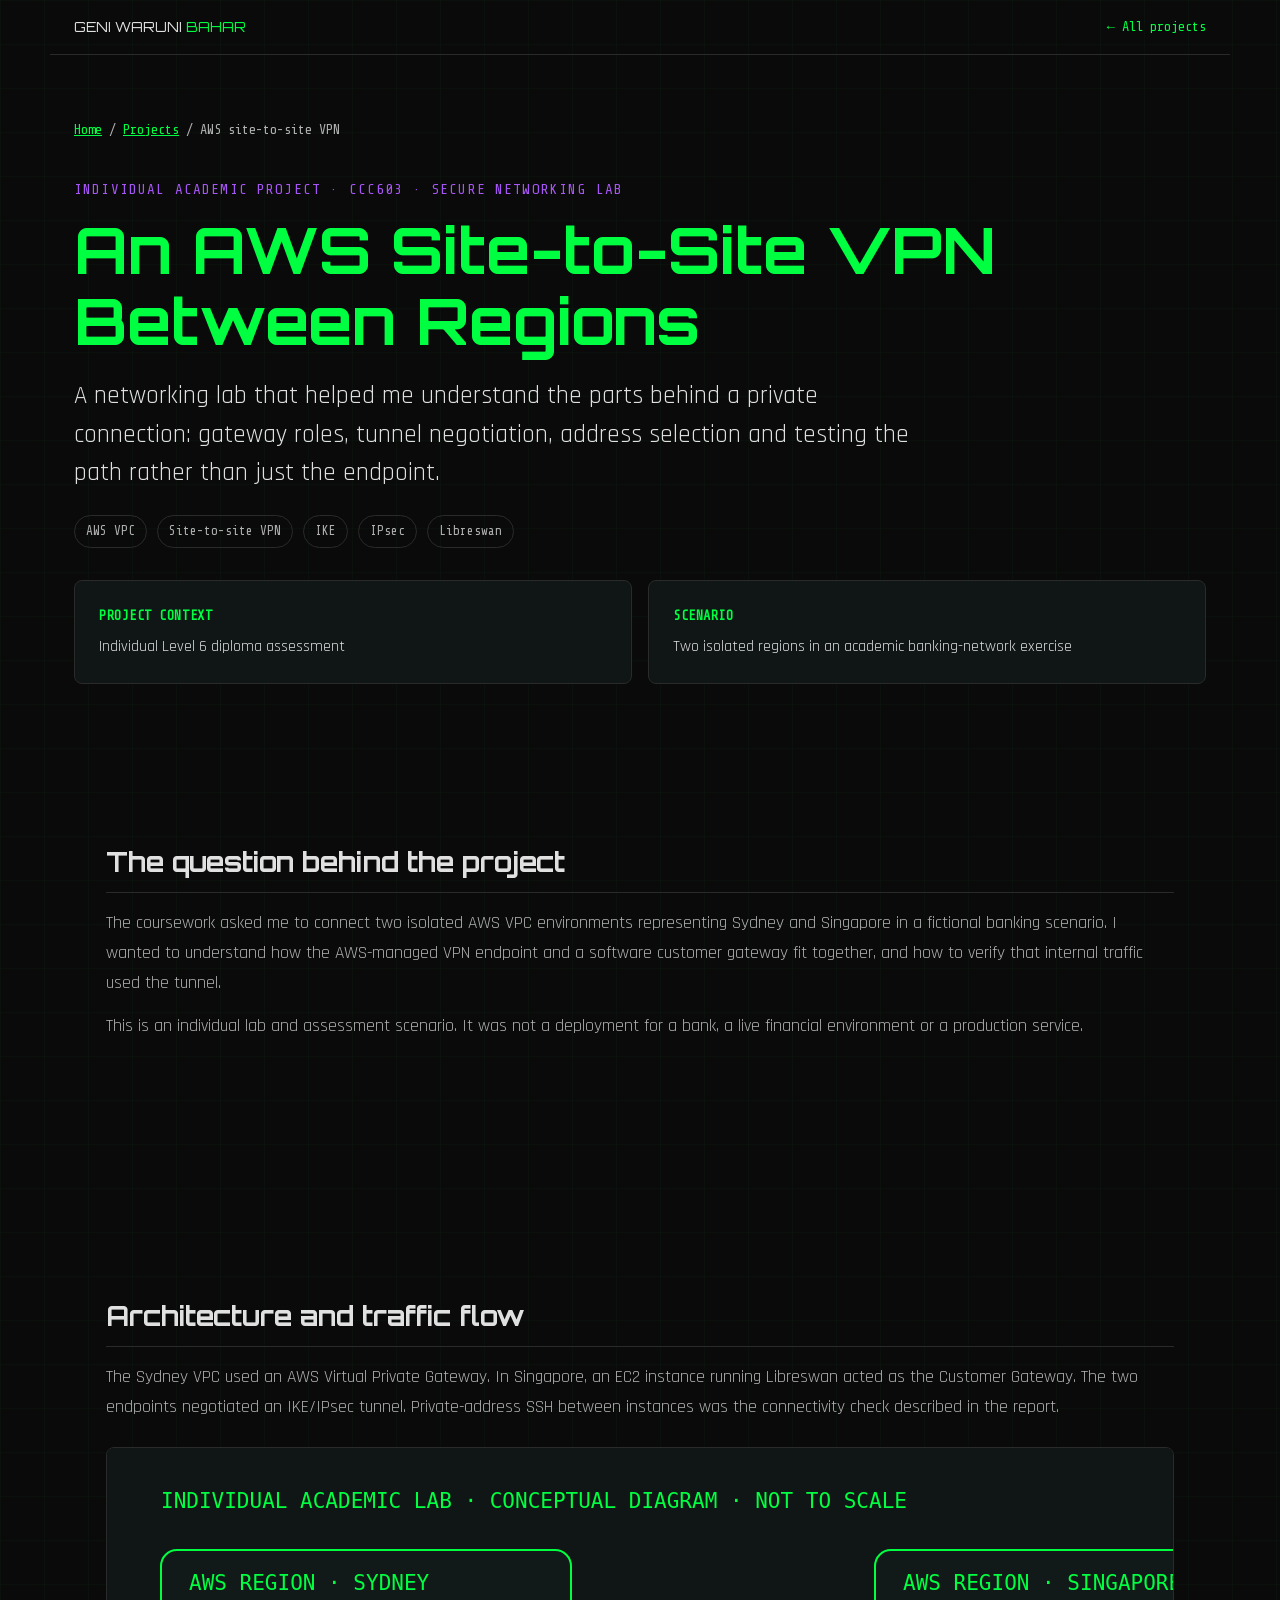
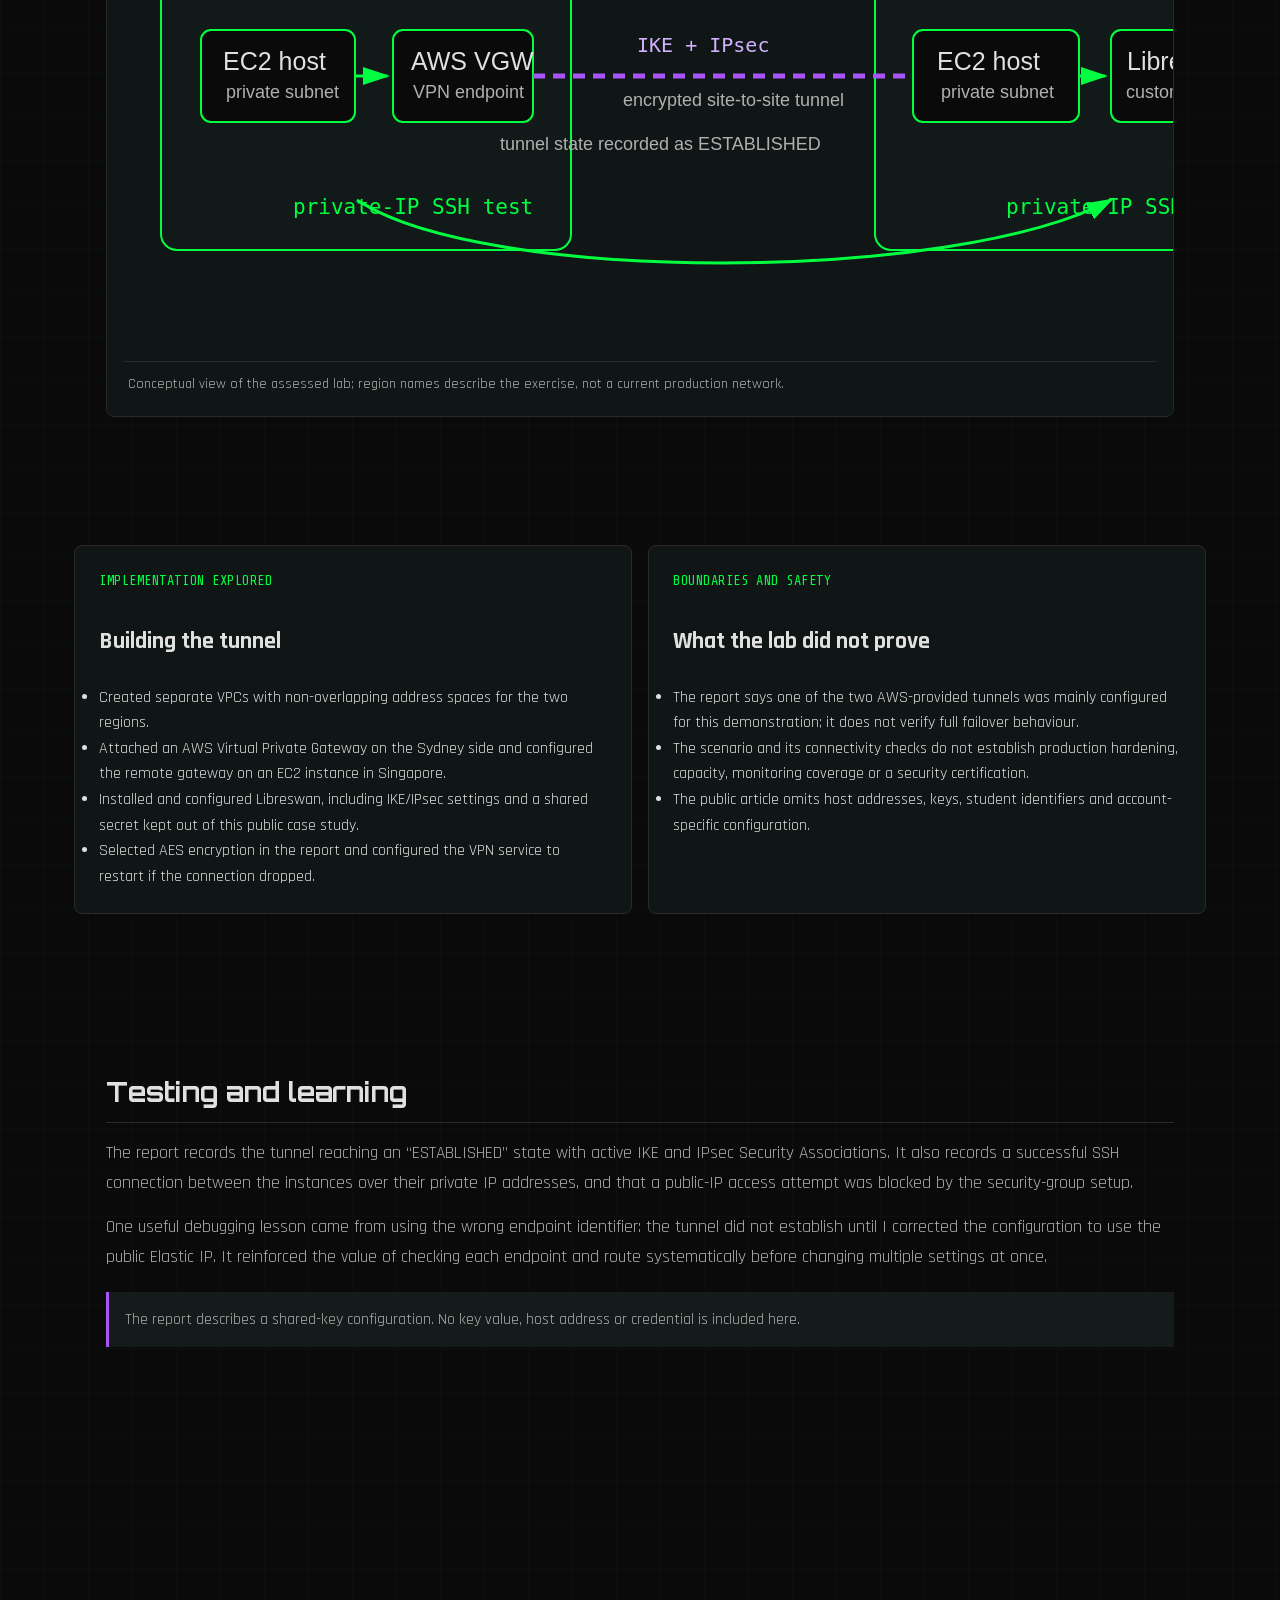
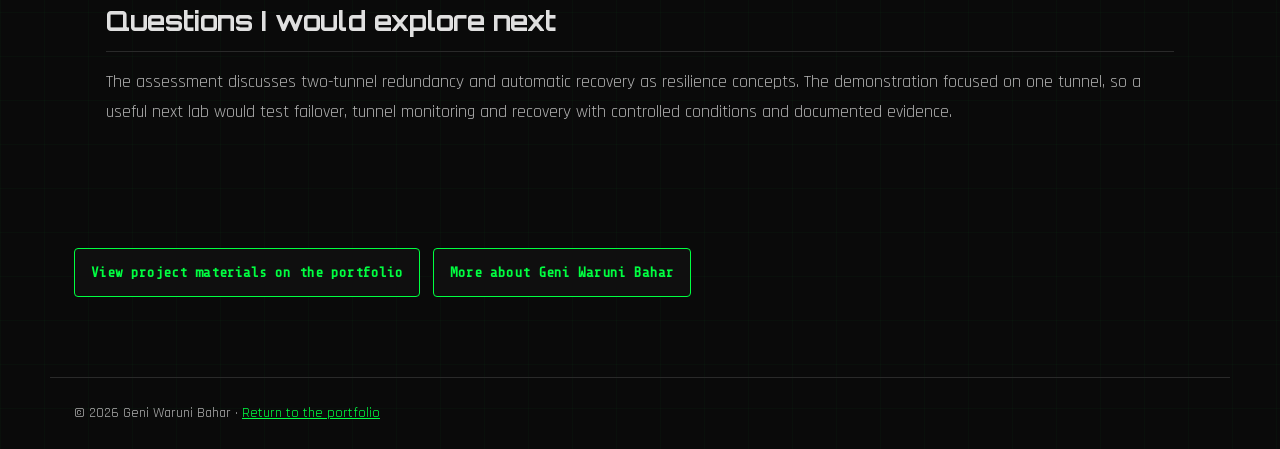
<file: projects/aws-site-to-site-vpn.html>
<!DOCTYPE html>
<html lang="en-NZ">

<head>
    <meta charset="UTF-8">
    <meta name="viewport" content="width=device-width, initial-scale=1.0">
    <title>AWS Site-to-Site VPN Lab | Geni Waruni Bahar</title>
    <meta name="description" content="An individual AWS networking lab by Geni Waruni Bahar connecting two regional VPCs with an IKE and IPsec site-to-site VPN and private-IP testing.">
    <meta name="author" content="Geni Waruni Bahar">
    <meta name="robots" content="index, follow, max-image-preview:large">
    <link rel="canonical" href="https://genibahar.com/projects/aws-site-to-site-vpn.html">
    <meta property="og:type" content="article">
    <meta property="og:url" content="https://genibahar.com/projects/aws-site-to-site-vpn.html">
    <meta property="og:title" content="AWS Site-to-Site VPN Lab | Geni Waruni Bahar">
    <meta property="og:description" content="An individual academic lab on an AWS site-to-site VPN, IKE/IPsec tunnel configuration and private-address connectivity validation.">
    <meta property="og:image" content="https://genibahar.com/assets/img/waruni-bahar-cybersecurity-cloud-security-profile.jpg">
    <meta property="og:image:type" content="image/jpeg">
    <meta property="og:image:width" content="1200">
    <meta property="og:image:height" content="1420">
    <meta property="og:image:alt" content="Geni Waruni Bahar, cybersecurity and cloud security professional">
    <meta property="og:site_name" content="Geni Waruni Bahar Portfolio">
    <meta property="og:locale" content="en_NZ">
    <meta name="twitter:card" content="summary_large_image">
    <meta name="twitter:title" content="AWS Site-to-Site VPN Lab | Geni Waruni Bahar">
    <meta name="twitter:description" content="An individual academic lab on an AWS site-to-site VPN, IKE/IPsec tunnel configuration and private-address connectivity validation.">
    <meta name="twitter:image" content="https://genibahar.com/assets/img/waruni-bahar-cybersecurity-cloud-security-profile.jpg">
    <meta name="twitter:image:alt" content="Geni Waruni Bahar, cybersecurity and cloud security professional">
    <link rel="icon" type="image/png" sizes="180x180" href="../assets/img/waruni-bahar-profile-icon.png">
    <link rel="preload" href="../assets/fonts/Orbitron.woff2" as="font" type="font/woff2" crossorigin>
    <link rel="preload" href="../assets/fonts/ShareTechMono-Regular.woff2" as="font" type="font/woff2" crossorigin>
    <link rel="stylesheet" href="../assets/css/style.css">
    <link rel="stylesheet" href="../assets/css/project-pages.css">
    <script type="application/ld+json">
    {
      "@context": "https://schema.org",
      "@graph": [
        {
          "@type": "WebSite",
          "@id": "https://genibahar.com/#website",
          "url": "https://genibahar.com/",
          "name": "Geni Waruni Bahar",
          "inLanguage": "en-NZ"
        },
        {
          "@type": "TechArticle",
          "@id": "https://genibahar.com/projects/aws-site-to-site-vpn.html#article",
          "url": "https://genibahar.com/projects/aws-site-to-site-vpn.html",
          "headline": "AWS Site-to-Site VPN Lab",
          "description": "An individual academic lab connecting two regional VPCs with a site-to-site VPN and testing private-address connectivity.",
          "inLanguage": "en-NZ",
          "author": { "@id": "https://genibahar.com/#person" },
          "isPartOf": { "@id": "https://genibahar.com/#website" },
          "mainEntityOfPage": "https://genibahar.com/projects/aws-site-to-site-vpn.html",
          "about": [
            { "@type": "Thing", "name": "AWS site-to-site VPN" },
            { "@type": "Thing", "name": "IKE and IPsec" },
            { "@type": "Thing", "name": "Cloud network security" }
          ]
        },
        {
          "@type": "BreadcrumbList",
          "itemListElement": [
            { "@type": "ListItem", "position": 1, "name": "Home", "item": "https://genibahar.com/" },
            { "@type": "ListItem", "position": 2, "name": "Projects", "item": "https://genibahar.com/#projects" },
            { "@type": "ListItem", "position": 3, "name": "AWS Site-to-Site VPN Lab", "item": "https://genibahar.com/projects/aws-site-to-site-vpn.html" }
          ]
        }
      ]
    }
    </script>
</head>

<body class="project-page">
    <a class="skip-link" href="#main-content">Skip to content</a>
    <header class="project-nav">
        <a class="project-brand" href="../">GENI WARUNI <span>BAHAR</span></a>
        <a class="project-nav-link" href="../#projects">← All projects</a>
    </header>

    <main class="project-main" id="main-content">
        <nav class="project-breadcrumbs" aria-label="Breadcrumb">
            <a href="../">Home</a> / <a href="../#projects">Projects</a> / AWS site-to-site VPN
        </nav>

        <article>
            <header>
                <p class="project-kicker">Individual academic project · CCC603 · Secure networking lab</p>
                <h1 class="project-title">An AWS Site-to-Site VPN Between Regions</h1>
                <p class="project-lede">A networking lab that helped me understand the parts behind a private connection: gateway roles, tunnel negotiation, address selection and testing the path rather than just the endpoint.</p>
                <ul class="project-tags" aria-label="Project topics">
                    <li>AWS VPC</li><li>Site-to-site VPN</li><li>IKE</li><li>IPsec</li><li>Libreswan</li>
                </ul>
                <div class="project-facts">
                    <div class="project-fact"><strong>Project context</strong><span>Individual Level 6 diploma assessment</span></div>
                    <div class="project-fact"><strong>Scenario</strong><span>Two isolated regions in an academic banking-network exercise</span></div>
                </div>
            </header>

            <section class="project-section" aria-labelledby="overview-heading">
                <h2 id="overview-heading">The question behind the project</h2>
                <p>The coursework asked me to connect two isolated AWS VPC environments representing Sydney and Singapore in a fictional banking scenario. I wanted to understand how the AWS-managed VPN endpoint and a software customer gateway fit together, and how to verify that internal traffic used the tunnel.</p>
                <p>This is an individual lab and assessment scenario. It was not a deployment for a bank, a live financial environment or a production service.</p>
            </section>

            <section class="project-section" aria-labelledby="architecture-heading">
                <h2 id="architecture-heading">Architecture and traffic flow</h2>
                <p>The Sydney VPC used an AWS Virtual Private Gateway. In Singapore, an EC2 instance running Libreswan acted as the Customer Gateway. The two endpoints negotiated an IKE/IPsec tunnel. Private-address SSH between instances was the connectivity check described in the report.</p>
                <figure class="project-figure" tabindex="0" aria-label="Scrollable AWS site-to-site VPN architecture diagram">
                    <img src="../assets/img/diagrams/aws-cross-region-vpn.svg" alt="Conceptual diagram of a Sydney AWS VPC with a Virtual Private Gateway connected through an IKE and IPsec tunnel to a Singapore EC2 instance running Libreswan as the customer gateway; private-IP SSH tests cross the tunnel." width="1200" height="480" decoding="async">
                    <figcaption>Conceptual view of the assessed lab; region names describe the exercise, not a current production network.</figcaption>
                </figure>
            </section>

            <div class="project-columns">
                <section class="project-card" aria-labelledby="build-heading">
                    <p class="project-eyebrow">Implementation explored</p>
                    <h2 id="build-heading">Building the tunnel</h2>
                    <ul>
                        <li>Created separate VPCs with non-overlapping address spaces for the two regions.</li>
                        <li>Attached an AWS Virtual Private Gateway on the Sydney side and configured the remote gateway on an EC2 instance in Singapore.</li>
                        <li>Installed and configured Libreswan, including IKE/IPsec settings and a shared secret kept out of this public case study.</li>
                        <li>Selected AES encryption in the report and configured the VPN service to restart if the connection dropped.</li>
                    </ul>
                </section>
                <section class="project-card" aria-labelledby="safety-heading">
                    <p class="project-eyebrow">Boundaries and safety</p>
                    <h2 id="safety-heading">What the lab did not prove</h2>
                    <ul>
                        <li>The report says one of the two AWS-provided tunnels was mainly configured for this demonstration; it does not verify full failover behaviour.</li>
                        <li>The scenario and its connectivity checks do not establish production hardening, capacity, monitoring coverage or a security certification.</li>
                        <li>The public article omits host addresses, keys, student identifiers and account-specific configuration.</li>
                    </ul>
                </section>
            </div>

            <section class="project-section" aria-labelledby="validation-heading">
                <h2 id="validation-heading">Testing and learning</h2>
                <p>The report records the tunnel reaching an “ESTABLISHED” state with active IKE and IPsec Security Associations. It also records a successful SSH connection between the instances over their private IP addresses, and that a public-IP access attempt was blocked by the security-group setup.</p>
                <p>One useful debugging lesson came from using the wrong endpoint identifier: the tunnel did not establish until I corrected the configuration to use the public Elastic IP. It reinforced the value of checking each endpoint and route systematically before changing multiple settings at once.</p>
                <aside class="project-note">The report describes a shared-key configuration. No key value, host address or credential is included here.</aside>
            </section>

            <section class="project-section" aria-labelledby="next-heading">
                <h2 id="next-heading">Questions I would explore next</h2>
                <p>The assessment discusses two-tunnel redundancy and automatic recovery as resilience concepts. The demonstration focused on one tunnel, so a useful next lab would test failover, tunnel monitoring and recovery with controlled conditions and documented evidence.</p>
            </section>

            <div class="project-links">
                <a class="project-link" href="../#project-aws-security-iam">View project materials on the portfolio</a>
                <a class="project-link" href="../#about">More about Geni Waruni Bahar</a>
            </div>
        </article>
    </main>

    <footer class="project-footer">© 2026 Geni Waruni Bahar · <a href="../">Return to the portfolio</a></footer>
</body>
</html>
</file>
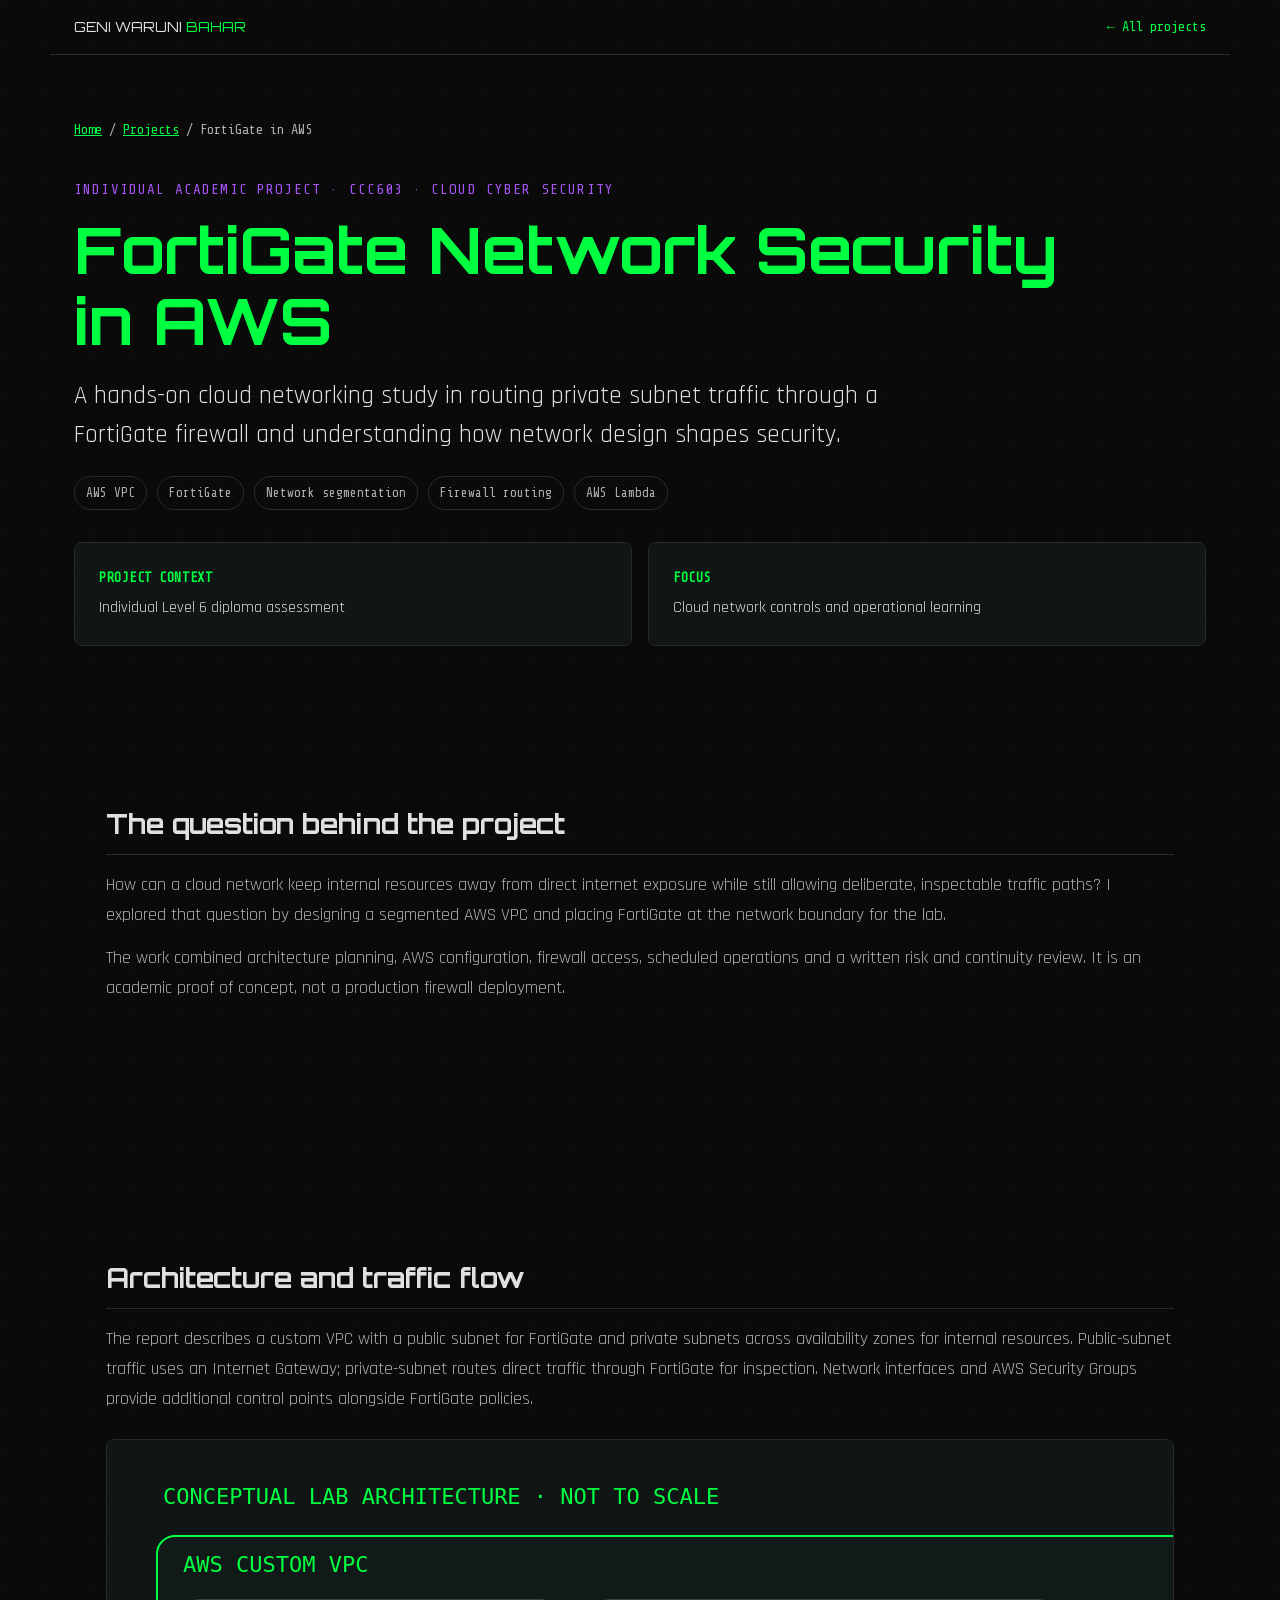
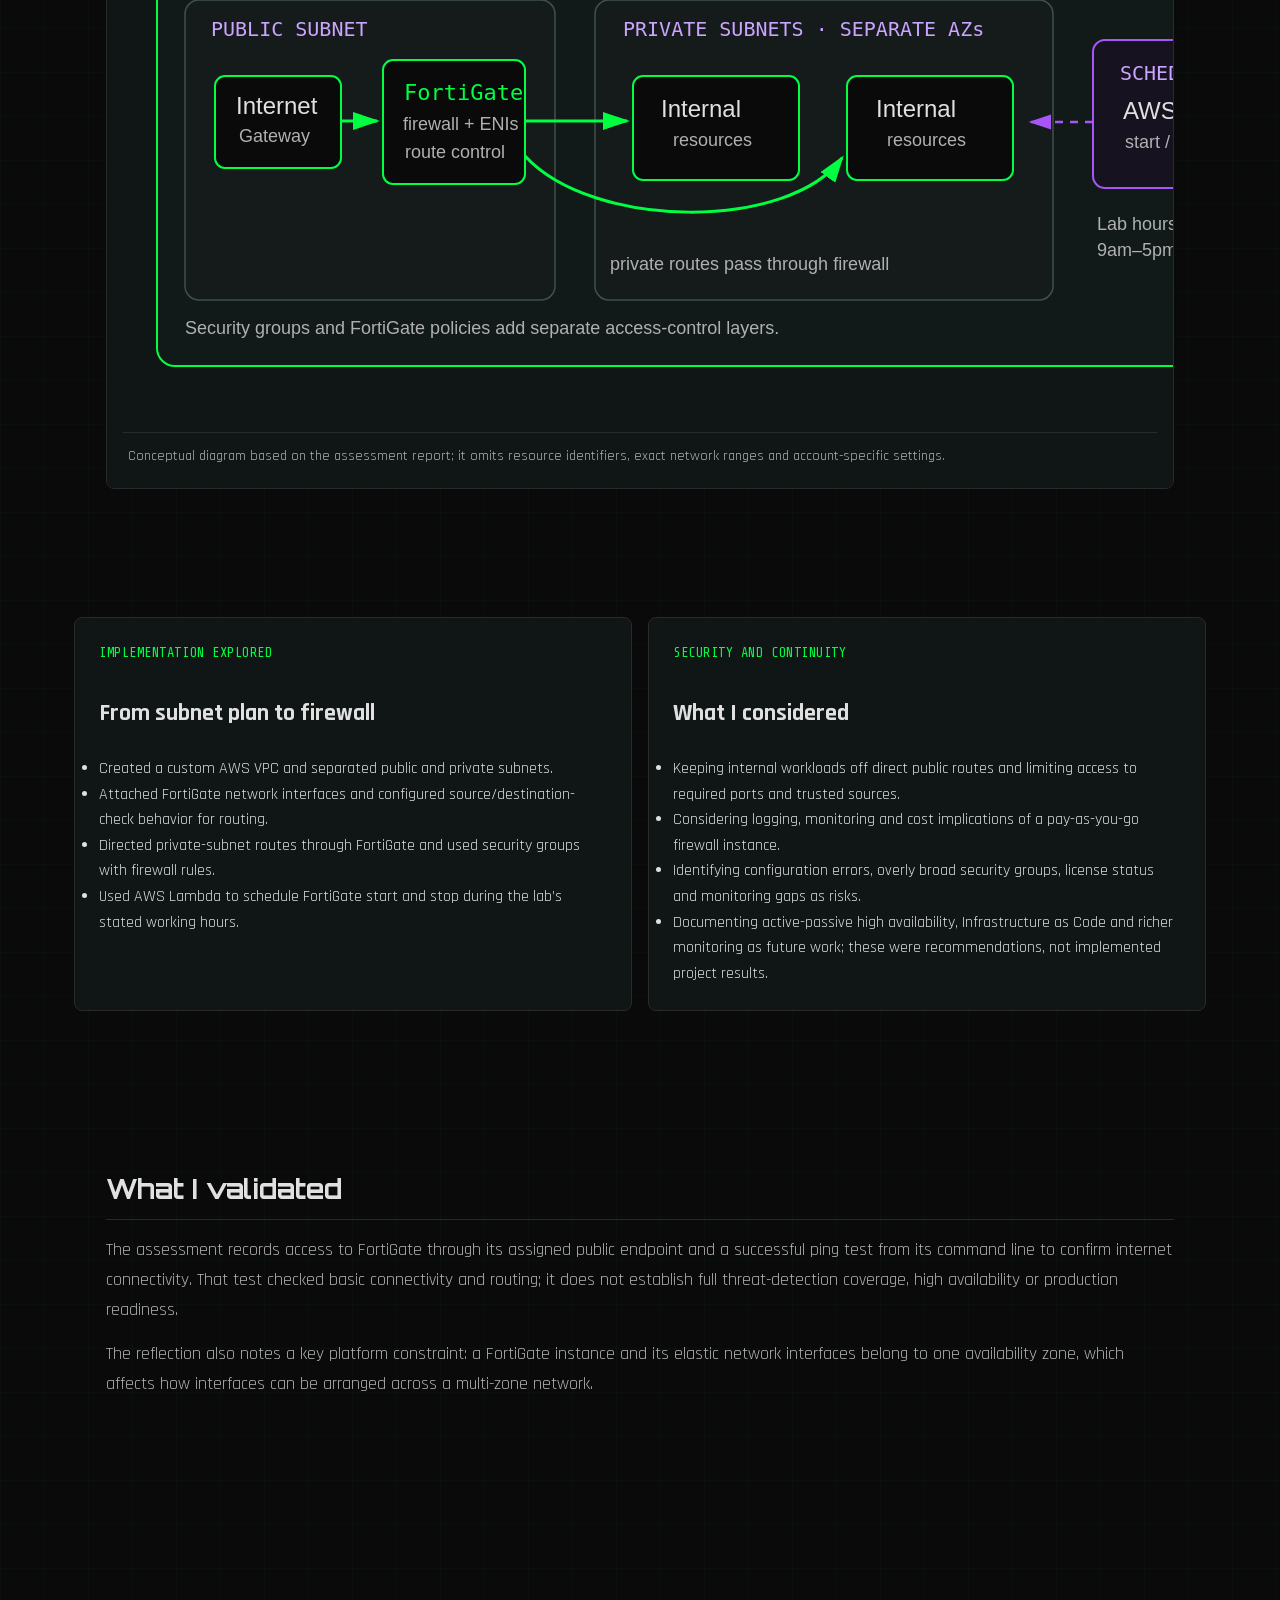
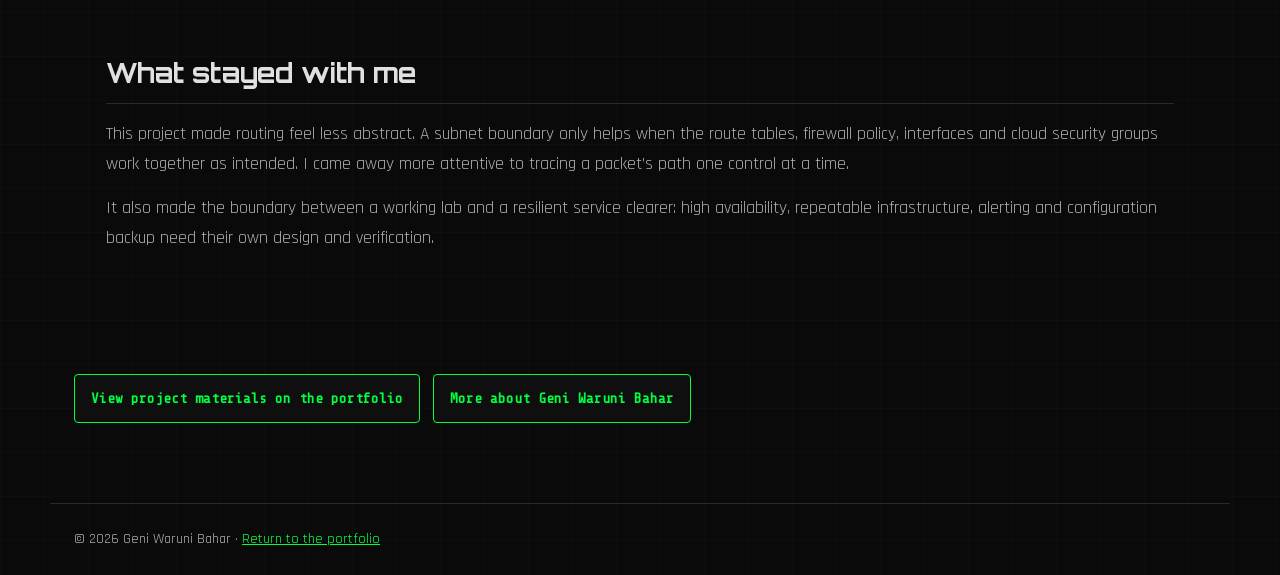
<file: projects/fortigate-in-aws.html>
<!DOCTYPE html>
<html lang="en-NZ">

<head>
    <meta charset="UTF-8">
    <meta name="viewport" content="width=device-width, initial-scale=1.0">
    <title>FortiGate Network Security in AWS | Geni Waruni Bahar</title>
    <meta name="description" content="Geni Waruni Bahar's individual academic FortiGate-in-AWS project explores VPC segmentation, firewall routing, ENIs and scheduled Lambda operations.">
    <meta name="author" content="Geni Waruni Bahar">
    <meta name="robots" content="index, follow, max-image-preview:large">
    <link rel="canonical" href="https://genibahar.com/projects/fortigate-in-aws.html">
    <meta property="og:type" content="article">
    <meta property="og:url" content="https://genibahar.com/projects/fortigate-in-aws.html">
    <meta property="og:title" content="FortiGate Network Security in AWS | Geni Waruni Bahar">
    <meta property="og:description" content="An individual academic project exploring FortiGate routing, AWS network segmentation and scheduled firewall operations.">
    <meta property="og:image" content="https://genibahar.com/assets/img/waruni-bahar-cybersecurity-cloud-security-profile.jpg">
    <meta property="og:image:type" content="image/jpeg">
    <meta property="og:image:width" content="1200">
    <meta property="og:image:height" content="1420">
    <meta property="og:image:alt" content="Geni Waruni Bahar, cybersecurity and cloud security professional">
    <meta property="og:site_name" content="Geni Waruni Bahar Portfolio">
    <meta property="og:locale" content="en_NZ">
    <meta name="twitter:card" content="summary_large_image">
    <meta name="twitter:title" content="FortiGate Network Security in AWS | Geni Waruni Bahar">
    <meta name="twitter:description" content="An individual academic project exploring FortiGate routing, AWS network segmentation and scheduled firewall operations.">
    <meta name="twitter:image" content="https://genibahar.com/assets/img/waruni-bahar-cybersecurity-cloud-security-profile.jpg">
    <meta name="twitter:image:alt" content="Geni Waruni Bahar, cybersecurity and cloud security professional">
    <link rel="icon" type="image/png" sizes="180x180" href="../assets/img/waruni-bahar-profile-icon.png">
    <link rel="preload" href="../assets/fonts/Orbitron.woff2" as="font" type="font/woff2" crossorigin>
    <link rel="preload" href="../assets/fonts/ShareTechMono-Regular.woff2" as="font" type="font/woff2" crossorigin>
    <link rel="stylesheet" href="../assets/css/style.css">
    <link rel="stylesheet" href="../assets/css/project-pages.css">
    <script type="application/ld+json">
    {
      "@context": "https://schema.org",
      "@graph": [
        {
          "@type": "WebSite",
          "@id": "https://genibahar.com/#website",
          "url": "https://genibahar.com/",
          "name": "Geni Waruni Bahar",
          "inLanguage": "en-NZ"
        },
        {
          "@type": "TechArticle",
          "@id": "https://genibahar.com/projects/fortigate-in-aws.html#article",
          "url": "https://genibahar.com/projects/fortigate-in-aws.html",
          "headline": "FortiGate Network Security in AWS",
          "description": "An individual academic project exploring FortiGate routing, AWS network segmentation, network interfaces and scheduled firewall operations.",
          "inLanguage": "en-NZ",
          "author": { "@id": "https://genibahar.com/#person" },
          "isPartOf": { "@id": "https://genibahar.com/#website" },
          "mainEntityOfPage": "https://genibahar.com/projects/fortigate-in-aws.html",
          "about": [
            { "@type": "Thing", "name": "AWS VPC network segmentation" },
            { "@type": "Thing", "name": "FortiGate firewall routing" },
            { "@type": "Thing", "name": "AWS Lambda scheduling" }
          ]
        },
        {
          "@type": "BreadcrumbList",
          "itemListElement": [
            { "@type": "ListItem", "position": 1, "name": "Home", "item": "https://genibahar.com/" },
            { "@type": "ListItem", "position": 2, "name": "Projects", "item": "https://genibahar.com/#projects" },
            { "@type": "ListItem", "position": 3, "name": "FortiGate Network Security in AWS", "item": "https://genibahar.com/projects/fortigate-in-aws.html" }
          ]
        }
      ]
    }
    </script>
</head>

<body class="project-page">
    <a class="skip-link" href="#main-content">Skip to content</a>
    <header class="project-nav">
        <a class="project-brand" href="../">GENI WARUNI <span>BAHAR</span></a>
        <a class="project-nav-link" href="../#projects">← All projects</a>
    </header>

    <main class="project-main" id="main-content">
        <nav class="project-breadcrumbs" aria-label="Breadcrumb">
            <a href="../">Home</a> / <a href="../#projects">Projects</a> / FortiGate in AWS
        </nav>

        <article>
            <header>
                <p class="project-kicker">Individual academic project · CCC603 · Cloud Cyber Security</p>
                <h1 class="project-title">FortiGate Network Security in AWS</h1>
                <p class="project-lede">A hands-on cloud networking study in routing private subnet traffic through a FortiGate firewall and understanding how network design shapes security.</p>
                <ul class="project-tags" aria-label="Project topics">
                    <li>AWS VPC</li><li>FortiGate</li><li>Network segmentation</li><li>Firewall routing</li><li>AWS Lambda</li>
                </ul>
                <div class="project-facts">
                    <div class="project-fact"><strong>Project context</strong><span>Individual Level 6 diploma assessment</span></div>
                    <div class="project-fact"><strong>Focus</strong><span>Cloud network controls and operational learning</span></div>
                </div>
            </header>

            <section class="project-section" aria-labelledby="overview-heading">
                <h2 id="overview-heading">The question behind the project</h2>
                <p>How can a cloud network keep internal resources away from direct internet exposure while still allowing deliberate, inspectable traffic paths? I explored that question by designing a segmented AWS VPC and placing FortiGate at the network boundary for the lab.</p>
                <p>The work combined architecture planning, AWS configuration, firewall access, scheduled operations and a written risk and continuity review. It is an academic proof of concept, not a production firewall deployment.</p>
            </section>

            <section class="project-section" aria-labelledby="architecture-heading">
                <h2 id="architecture-heading">Architecture and traffic flow</h2>
                <p>The report describes a custom VPC with a public subnet for FortiGate and private subnets across availability zones for internal resources. Public-subnet traffic uses an Internet Gateway; private-subnet routes direct traffic through FortiGate for inspection. Network interfaces and AWS Security Groups provide additional control points alongside FortiGate policies.</p>
                <figure class="project-figure" tabindex="0" aria-label="Scrollable AWS and FortiGate architecture diagram">
                    <img src="../assets/img/diagrams/fortigate-aws-network.svg" alt="Conceptual AWS VPC: Internet Gateway and a public FortiGate firewall route traffic to private subnets in separate availability zones; a scheduled Lambda function starts and stops the firewall during lab hours." width="1200" height="560" decoding="async">
                    <figcaption>Conceptual diagram based on the assessment report; it omits resource identifiers, exact network ranges and account-specific settings.</figcaption>
                </figure>
            </section>

            <div class="project-columns">
                <section class="project-card" aria-labelledby="implementation-heading">
                    <p class="project-eyebrow">Implementation explored</p>
                    <h2 id="implementation-heading">From subnet plan to firewall</h2>
                    <ul>
                        <li>Created a custom AWS VPC and separated public and private subnets.</li>
                        <li>Attached FortiGate network interfaces and configured source/destination-check behavior for routing.</li>
                        <li>Directed private-subnet routes through FortiGate and used security groups with firewall rules.</li>
                        <li>Used AWS Lambda to schedule FortiGate start and stop during the lab’s stated working hours.</li>
                    </ul>
                </section>
                <section class="project-card" aria-labelledby="security-heading">
                    <p class="project-eyebrow">Security and continuity</p>
                    <h2 id="security-heading">What I considered</h2>
                    <ul>
                        <li>Keeping internal workloads off direct public routes and limiting access to required ports and trusted sources.</li>
                        <li>Considering logging, monitoring and cost implications of a pay-as-you-go firewall instance.</li>
                        <li>Identifying configuration errors, overly broad security groups, license status and monitoring gaps as risks.</li>
                        <li>Documenting active-passive high availability, Infrastructure as Code and richer monitoring as future work; these were recommendations, not implemented project results.</li>
                    </ul>
                </section>
            </div>

            <section class="project-section" aria-labelledby="validation-heading">
                <h2 id="validation-heading">What I validated</h2>
                <p>The assessment records access to FortiGate through its assigned public endpoint and a successful ping test from its command line to confirm internet connectivity. That test checked basic connectivity and routing; it does not establish full threat-detection coverage, high availability or production readiness.</p>
                <p>The reflection also notes a key platform constraint: a FortiGate instance and its elastic network interfaces belong to one availability zone, which affects how interfaces can be arranged across a multi-zone network.</p>
            </section>

            <section class="project-section" aria-labelledby="learning-heading">
                <h2 id="learning-heading">What stayed with me</h2>
                <p>This project made routing feel less abstract. A subnet boundary only helps when the route tables, firewall policy, interfaces and cloud security groups work together as intended. I came away more attentive to tracing a packet’s path one control at a time.</p>
                <p>It also made the boundary between a working lab and a resilient service clearer: high availability, repeatable infrastructure, alerting and configuration backup need their own design and verification.</p>
            </section>

            <div class="project-links">
                <a class="project-link" href="../#project-fortinet-network-security">View project materials on the portfolio</a>
                <a class="project-link" href="../#about">More about Geni Waruni Bahar</a>
            </div>
        </article>
    </main>

    <footer class="project-footer">© 2026 Geni Waruni Bahar · <a href="../">Return to the portfolio</a></footer>
</body>
</html>
</file>
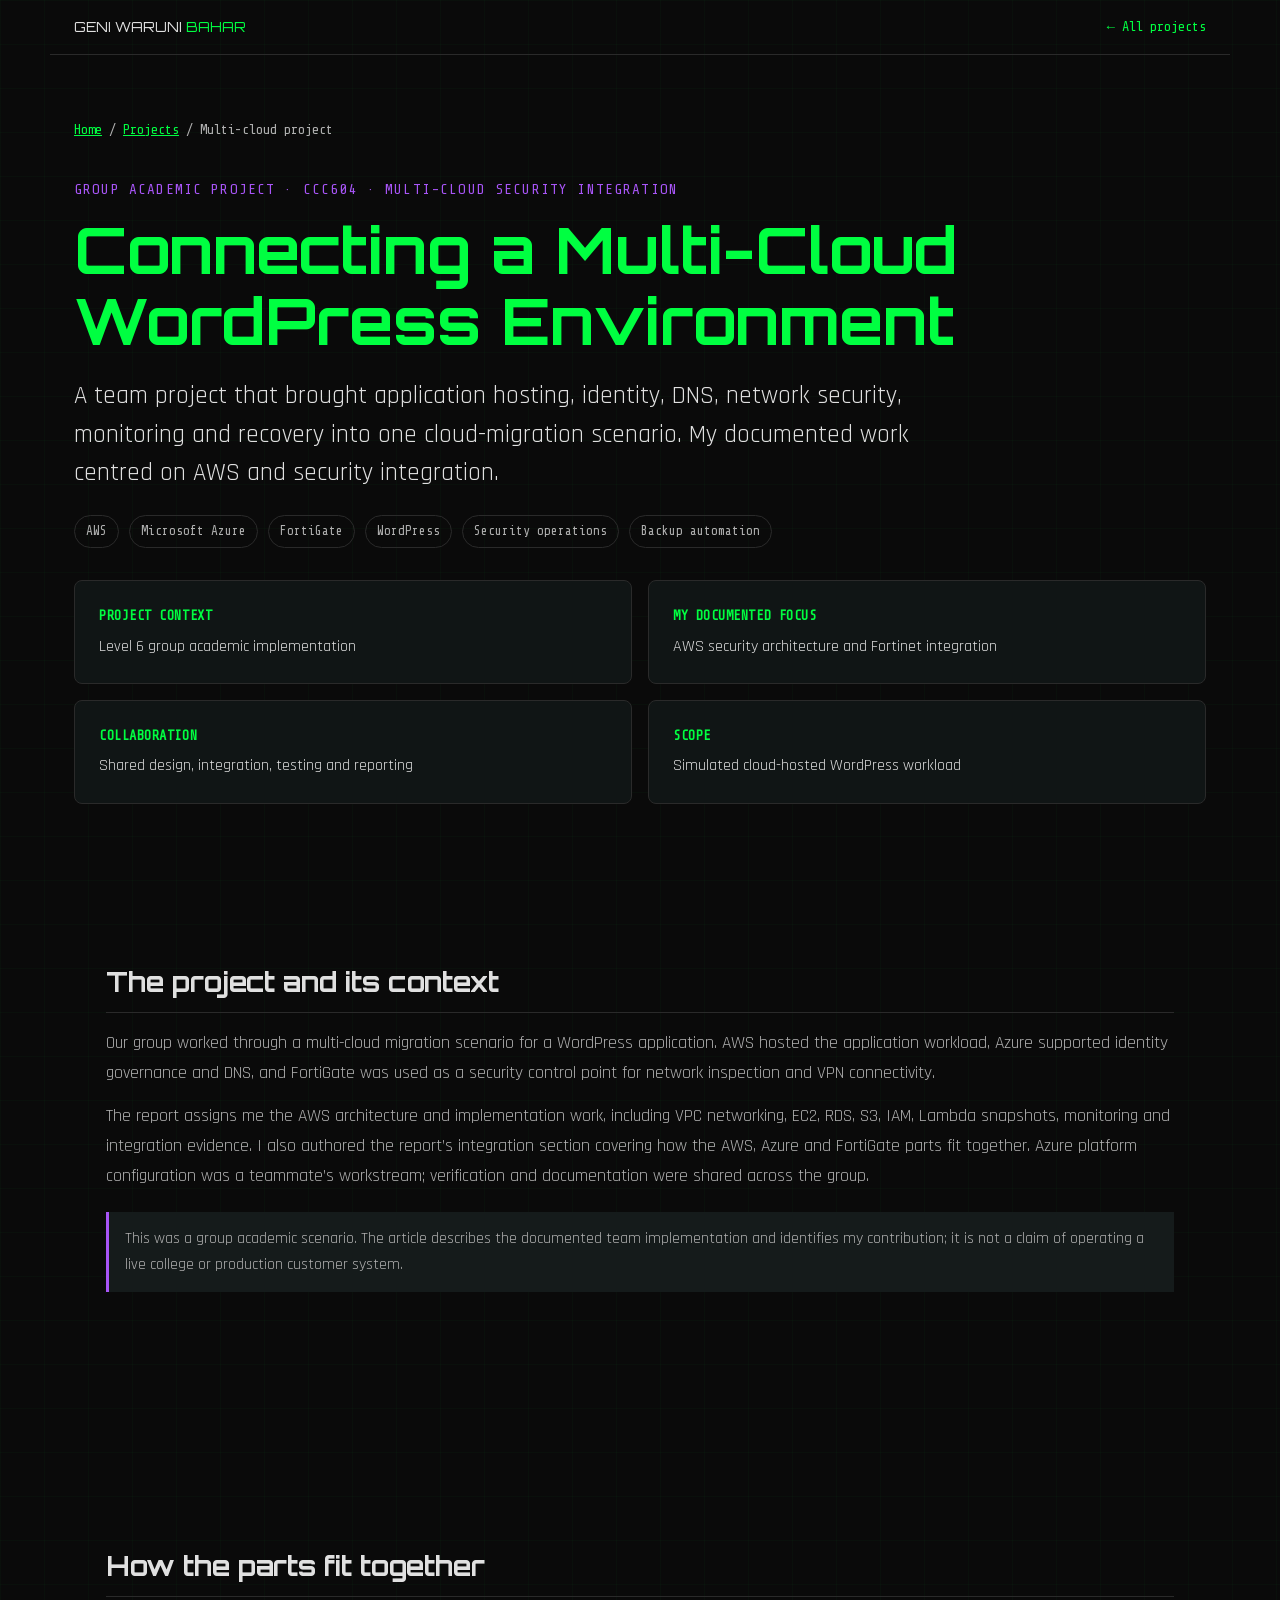
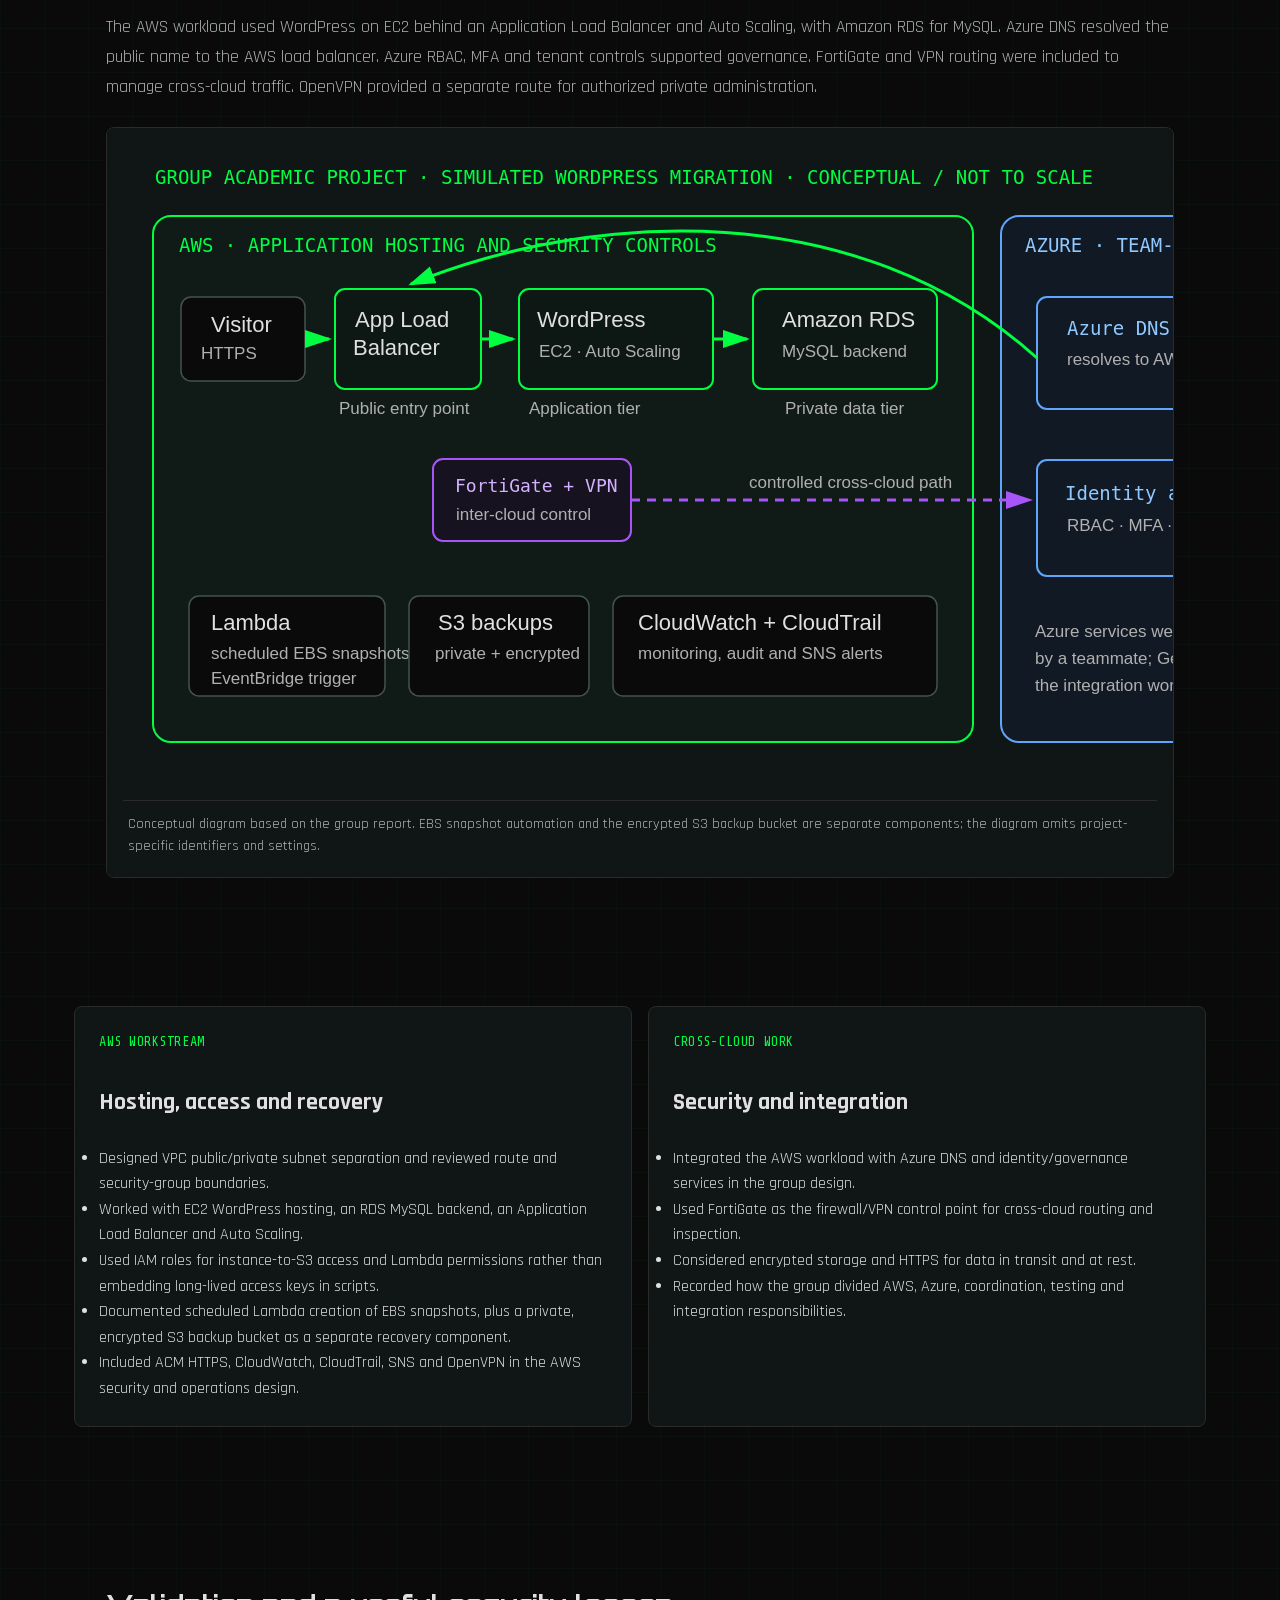
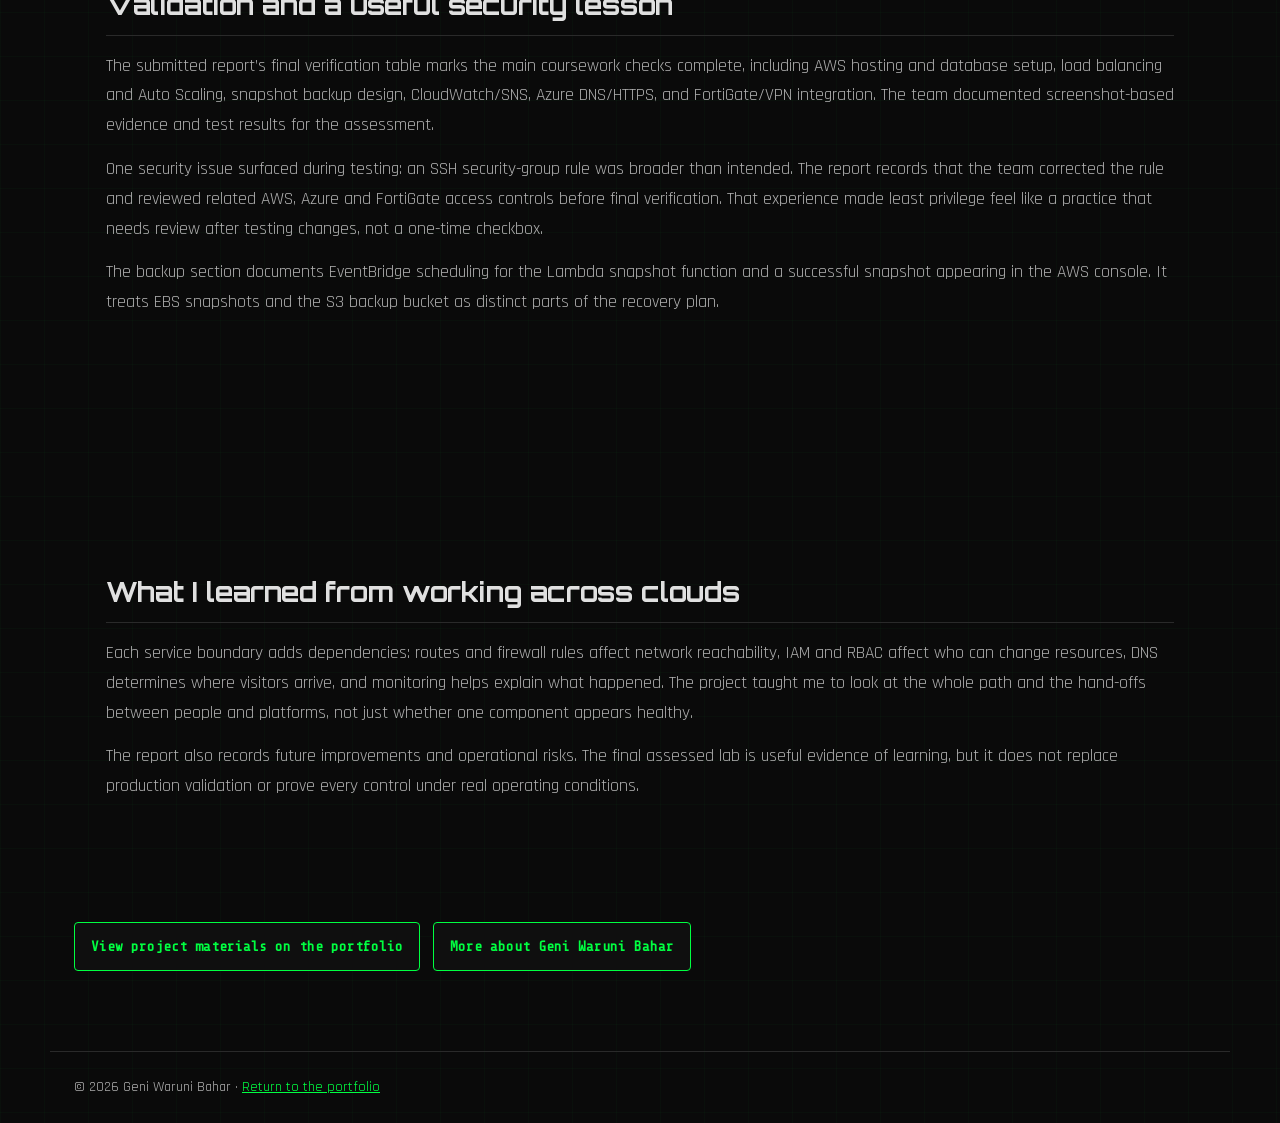
<file: projects/multicloud-wordpress-security.html>
<!DOCTYPE html>
<html lang="en-NZ">

<head>
    <meta charset="UTF-8">
    <meta name="viewport" content="width=device-width, initial-scale=1.0">
    <title>Multi-Cloud WordPress Security Project | Geni Waruni Bahar</title>
    <meta name="description" content="Geni Waruni Bahar's documented AWS and security work in a group academic multi-cloud project spanning AWS, Azure, FortiGate, WordPress, monitoring and backup automation.">
    <meta name="author" content="Geni Waruni Bahar">
    <meta name="robots" content="index, follow, max-image-preview:large">
    <link rel="canonical" href="https://genibahar.com/projects/multicloud-wordpress-security.html">
    <meta property="og:type" content="article">
    <meta property="og:url" content="https://genibahar.com/projects/multicloud-wordpress-security.html">
    <meta property="og:title" content="Multi-Cloud WordPress Security Project | Geni Waruni Bahar">
    <meta property="og:description" content="A group academic project with Geni's documented AWS/security contribution to an AWS, Azure and FortiGate WordPress scenario.">
    <meta property="og:image" content="https://genibahar.com/assets/img/waruni-bahar-cybersecurity-cloud-security-profile.jpg">
    <meta property="og:image:type" content="image/jpeg">
    <meta property="og:image:width" content="1200">
    <meta property="og:image:height" content="1420">
    <meta property="og:image:alt" content="Geni Waruni Bahar, cybersecurity and cloud security professional">
    <meta property="og:site_name" content="Geni Waruni Bahar Portfolio">
    <meta property="og:locale" content="en_NZ">
    <meta name="twitter:card" content="summary_large_image">
    <meta name="twitter:title" content="Multi-Cloud WordPress Security Project | Geni Waruni Bahar">
    <meta name="twitter:description" content="A group academic project with Geni's documented AWS/security contribution to an AWS, Azure and FortiGate WordPress scenario.">
    <meta name="twitter:image" content="https://genibahar.com/assets/img/waruni-bahar-cybersecurity-cloud-security-profile.jpg">
    <meta name="twitter:image:alt" content="Geni Waruni Bahar, cybersecurity and cloud security professional">
    <link rel="icon" type="image/png" sizes="180x180" href="../assets/img/waruni-bahar-profile-icon.png">
    <link rel="preload" href="../assets/fonts/Orbitron.woff2" as="font" type="font/woff2" crossorigin>
    <link rel="preload" href="../assets/fonts/ShareTechMono-Regular.woff2" as="font" type="font/woff2" crossorigin>
    <link rel="stylesheet" href="../assets/css/style.css">
    <link rel="stylesheet" href="../assets/css/project-pages.css">
    <script type="application/ld+json">
    {
      "@context": "https://schema.org",
      "@graph": [
        {
          "@type": "WebSite",
          "@id": "https://genibahar.com/#website",
          "url": "https://genibahar.com/",
          "name": "Geni Waruni Bahar",
          "inLanguage": "en-NZ"
        },
        {
          "@type": "TechArticle",
          "@id": "https://genibahar.com/projects/multicloud-wordpress-security.html#article",
          "url": "https://genibahar.com/projects/multicloud-wordpress-security.html",
          "headline": "A Multi-Cloud WordPress Security Project",
          "description": "A group academic project connecting an AWS-hosted WordPress workload, Azure identity and DNS services, and FortiGate network controls.",
          "inLanguage": "en-NZ",
          "author": { "@id": "https://genibahar.com/#person" },
          "isPartOf": { "@id": "https://genibahar.com/#website" },
          "mainEntityOfPage": "https://genibahar.com/projects/multicloud-wordpress-security.html",
          "about": [
            { "@type": "Thing", "name": "AWS cloud security" },
            { "@type": "Thing", "name": "Microsoft Azure identity and DNS" },
            { "@type": "Thing", "name": "FortiGate cloud network security" },
            { "@type": "Thing", "name": "AWS Lambda backup automation" }
          ]
        },
        {
          "@type": "BreadcrumbList",
          "itemListElement": [
            { "@type": "ListItem", "position": 1, "name": "Home", "item": "https://genibahar.com/" },
            { "@type": "ListItem", "position": 2, "name": "Projects", "item": "https://genibahar.com/#projects" },
            { "@type": "ListItem", "position": 3, "name": "Multi-Cloud WordPress Security Project", "item": "https://genibahar.com/projects/multicloud-wordpress-security.html" }
          ]
        }
      ]
    }
    </script>
</head>

<body class="project-page">
    <a class="skip-link" href="#main-content">Skip to content</a>
    <header class="project-nav">
        <a class="project-brand" href="../">GENI WARUNI <span>BAHAR</span></a>
        <a class="project-nav-link" href="../#projects">← All projects</a>
    </header>

    <main class="project-main" id="main-content">
        <nav class="project-breadcrumbs" aria-label="Breadcrumb">
            <a href="../">Home</a> / <a href="../#projects">Projects</a> / Multi-cloud project
        </nav>

        <article>
            <header>
                <p class="project-kicker">Group academic project · CCC604 · Multi-cloud security integration</p>
                <h1 class="project-title">Connecting a Multi-Cloud WordPress Environment</h1>
                <p class="project-lede">A team project that brought application hosting, identity, DNS, network security, monitoring and recovery into one cloud-migration scenario. My documented work centred on AWS and security integration.</p>
                <ul class="project-tags" aria-label="Project topics">
                    <li>AWS</li><li>Microsoft Azure</li><li>FortiGate</li><li>WordPress</li><li>Security operations</li><li>Backup automation</li>
                </ul>
                <div class="project-facts">
                    <div class="project-fact"><strong>Project context</strong><span>Level 6 group academic implementation</span></div>
                    <div class="project-fact"><strong>My documented focus</strong><span>AWS security architecture and Fortinet integration</span></div>
                    <div class="project-fact"><strong>Collaboration</strong><span>Shared design, integration, testing and reporting</span></div>
                    <div class="project-fact"><strong>Scope</strong><span>Simulated cloud-hosted WordPress workload</span></div>
                </div>
            </header>

            <section class="project-section" aria-labelledby="overview-heading">
                <h2 id="overview-heading">The project and its context</h2>
                <p>Our group worked through a multi-cloud migration scenario for a WordPress application. AWS hosted the application workload, Azure supported identity governance and DNS, and FortiGate was used as a security control point for network inspection and VPN connectivity.</p>
                <p>The report assigns me the AWS architecture and implementation work, including VPC networking, EC2, RDS, S3, IAM, Lambda snapshots, monitoring and integration evidence. I also authored the report’s integration section covering how the AWS, Azure and FortiGate parts fit together. Azure platform configuration was a teammate’s workstream; verification and documentation were shared across the group.</p>
                <aside class="project-note">This was a group academic scenario. The article describes the documented team implementation and identifies my contribution; it is not a claim of operating a live college or production customer system.</aside>
            </section>

            <section class="project-section" aria-labelledby="architecture-heading">
                <h2 id="architecture-heading">How the parts fit together</h2>
                <p>The AWS workload used WordPress on EC2 behind an Application Load Balancer and Auto Scaling, with Amazon RDS for MySQL. Azure DNS resolved the public name to the AWS load balancer. Azure RBAC, MFA and tenant controls supported governance. FortiGate and VPN routing were included to manage cross-cloud traffic. OpenVPN provided a separate route for authorized private administration.</p>
                <figure class="project-figure" tabindex="0" aria-label="Scrollable multi-cloud WordPress architecture diagram">
                    <img src="../assets/img/diagrams/multicloud-portfolio-project.svg" alt="Conceptual group project architecture: visitors reach AWS WordPress EC2 instances through an Application Load Balancer and Azure DNS; RDS provides the database. FortiGate and VPN control cross-cloud traffic. Lambda schedules EBS snapshots, while S3 backup storage and CloudWatch/CloudTrail/SNS monitoring are shown separately." width="1280" height="640" decoding="async">
                    <figcaption>Conceptual diagram based on the group report. EBS snapshot automation and the encrypted S3 backup bucket are separate components; the diagram omits project-specific identifiers and settings.</figcaption>
                </figure>
            </section>

            <div class="project-columns">
                <section class="project-card" aria-labelledby="aws-heading">
                    <p class="project-eyebrow">AWS workstream</p>
                    <h2 id="aws-heading">Hosting, access and recovery</h2>
                    <ul>
                        <li>Designed VPC public/private subnet separation and reviewed route and security-group boundaries.</li>
                        <li>Worked with EC2 WordPress hosting, an RDS MySQL backend, an Application Load Balancer and Auto Scaling.</li>
                        <li>Used IAM roles for instance-to-S3 access and Lambda permissions rather than embedding long-lived access keys in scripts.</li>
                        <li>Documented scheduled Lambda creation of EBS snapshots, plus a private, encrypted S3 backup bucket as a separate recovery component.</li>
                        <li>Included ACM HTTPS, CloudWatch, CloudTrail, SNS and OpenVPN in the AWS security and operations design.</li>
                    </ul>
                </section>
                <section class="project-card" aria-labelledby="integration-heading">
                    <p class="project-eyebrow">Cross-cloud work</p>
                    <h2 id="integration-heading">Security and integration</h2>
                    <ul>
                        <li>Integrated the AWS workload with Azure DNS and identity/governance services in the group design.</li>
                        <li>Used FortiGate as the firewall/VPN control point for cross-cloud routing and inspection.</li>
                        <li>Considered encrypted storage and HTTPS for data in transit and at rest.</li>
                        <li>Recorded how the group divided AWS, Azure, coordination, testing and integration responsibilities.</li>
                    </ul>
                </section>
            </div>

            <section class="project-section" aria-labelledby="verification-heading">
                <h2 id="verification-heading">Validation and a useful security lesson</h2>
                <p>The submitted report’s final verification table marks the main coursework checks complete, including AWS hosting and database setup, load balancing and Auto Scaling, snapshot backup design, CloudWatch/SNS, Azure DNS/HTTPS, and FortiGate/VPN integration. The team documented screenshot-based evidence and test results for the assessment.</p>
                <p>One security issue surfaced during testing: an SSH security-group rule was broader than intended. The report records that the team corrected the rule and reviewed related AWS, Azure and FortiGate access controls before final verification. That experience made least privilege feel like a practice that needs review after testing changes, not a one-time checkbox.</p>
                <p>The backup section documents EventBridge scheduling for the Lambda snapshot function and a successful snapshot appearing in the AWS console. It treats EBS snapshots and the S3 backup bucket as distinct parts of the recovery plan.</p>
            </section>

            <section class="project-section" aria-labelledby="reflection-heading">
                <h2 id="reflection-heading">What I learned from working across clouds</h2>
                <p>Each service boundary adds dependencies: routes and firewall rules affect network reachability, IAM and RBAC affect who can change resources, DNS determines where visitors arrive, and monitoring helps explain what happened. The project taught me to look at the whole path and the hand-offs between people and platforms, not just whether one component appears healthy.</p>
                <p>The report also records future improvements and operational risks. The final assessed lab is useful evidence of learning, but it does not replace production validation or prove every control under real operating conditions.</p>
            </section>

            <div class="project-links">
                <a class="project-link" href="../#project-multi-cloud-security">View project materials on the portfolio</a>
                <a class="project-link" href="../#about">More about Geni Waruni Bahar</a>
            </div>
        </article>
    </main>

    <footer class="project-footer">© 2026 Geni Waruni Bahar · <a href="../">Return to the portfolio</a></footer>
</body>
</html>
</file>
<file: assets/css/style.css>
/* Third-party typefaces are self-hosted under their upstream SIL Open Font Licenses. */
@font-face {
    font-family: 'Orbitron';
    src: url('../fonts/Orbitron.woff2') format('woff2');
    font-style: normal;
    font-weight: 400 900;
    font-display: swap;
}

@font-face {
    font-family: 'Rajdhani';
    src: url('../fonts/Rajdhani-Regular.woff2') format('woff2');
    font-style: normal;
    font-weight: 400;
    font-display: swap;
}

@font-face {
    font-family: 'Rajdhani';
    src: url('../fonts/Rajdhani-Medium.woff2') format('woff2');
    font-style: normal;
    font-weight: 500;
    font-display: swap;
}

@font-face {
    font-family: 'Rajdhani';
    src: url('../fonts/Rajdhani-SemiBold.woff2') format('woff2');
    font-style: normal;
    font-weight: 600;
    font-display: swap;
}

@font-face {
    font-family: 'Rajdhani';
    src: url('../fonts/Rajdhani-Bold.woff2') format('woff2');
    font-style: normal;
    font-weight: 700;
    font-display: swap;
}

@font-face {
    font-family: 'Share Tech Mono';
    src: url('../fonts/ShareTechMono-Regular.woff2') format('woff2');
    font-style: normal;
    font-weight: 400;
    font-display: swap;
}

/* ===== CYBER SECURITY THEME - COLOR PALETTE ===== */
:root {
    --bg-primary: #0a0a0a;
    --bg-secondary: #0f0f0f;
    --bg-tertiary: #1a1a1a;
    --bg-card: #151515;

    --cyber-green: #00ff41;
    --cyber-green-dark: #00cc33;
    --cyber-green-glow: rgba(0, 255, 65, 0.3);

    --cyber-purple: #a855f7;
    --cyber-magenta: #c026d3;
    --cyber-purple-glow: rgba(168, 85, 247, 0.3);

    --text-primary: #e0e0e0;
    --text-secondary: #b0b0b0;
    --text-muted: #808080;

    --border-color: #2a2a2a;
    --border-glow: rgba(0, 255, 65, 0.2);
}

/* ===== RESET & BASE STYLES ===== */
* {
    margin: 0;
    padding: 0;
    box-sizing: border-box;
}

html {
    scroll-behavior: smooth;
    background: var(--bg-primary);
    overflow-x: hidden;
}

body {
    font-family: 'Rajdhani', sans-serif;
    background: var(--bg-primary);
    color: var(--text-primary);
    overflow-x: hidden;
    line-height: 1.6;
}

body.menu-open {
    overflow: hidden;
}

/* ===== CYBER BACKGROUND EFFECTS ===== */
.cyber-grid {
    position: fixed;
    top: 0;
    left: 0;
    width: 100%;
    height: 100%;
    background-image:
        linear-gradient(rgba(0, 255, 65, 0.03) 1px, transparent 1px),
        linear-gradient(90deg, rgba(0, 255, 65, 0.03) 1px, transparent 1px);
    background-size: 50px 50px;
    z-index: 0;
    pointer-events: none;
    animation: gridMove 20s linear infinite;
}

@keyframes gridMove {
    0% {
        transform: translateY(0);
    }

    100% {
        transform: translateY(50px);
    }
}

#particle-canvas {
    position: fixed;
    top: 0;
    left: 0;
    width: 100%;
    height: 100%;
    z-index: 1;
    pointer-events: none;
    opacity: 0.8;
}

.cyber-glow {
    position: fixed;
    width: 600px;
    height: 600px;
    filter: blur(100px);
    opacity: 0.15;
    animation: glowFloat 20s ease-in-out infinite;
    z-index: 0;
    pointer-events: none;
}

.cyber-glow-1 {
    top: -200px;
    right: -200px;
    background: radial-gradient(circle, var(--cyber-green) 0%, transparent 70%);
    animation-delay: 0s;
}

.cyber-glow-2 {
    bottom: -200px;
    left: -200px;
    background: radial-gradient(circle, var(--cyber-purple) 0%, transparent 70%);
    animation-delay: 10s;
}

.cyber-glow-3 {
    top: 50%;
    left: 50%;
    transform: translate(-50%, -50%);
    background: radial-gradient(circle, var(--cyber-magenta) 0%, transparent 70%);
    animation-delay: 5s;
}

@keyframes glowFloat {

    0%,
    100% {
        transform: translate(0, 0) scale(1);
    }

    33% {
        transform: translate(100px, -80px) scale(1.1);
    }

    66% {
        transform: translate(-100px, 100px) scale(0.9);
    }
}

/* ===== NAVIGATION ===== */
.skip-link {
    position: absolute;
    top: -5rem;
    left: 1rem;
    z-index: 2000;
    padding: 0.75rem 1rem;
    background: var(--bg-secondary);
    color: var(--cyber-green);
    border: 1px solid var(--cyber-green);
}

.skip-link:focus {
    top: 1rem;
}

.navbar {
    position: fixed;
    top: 0;
    left: 0;
    width: 100%;
    background: rgba(10, 10, 10, 0.95);
    backdrop-filter: blur(10px);
    border-bottom: 1px solid var(--border-color);
    z-index: 1000;
    padding: 1rem 0;
}

.nav-container {
    max-width: 1400px;
    margin: 0 auto;
    padding: 0 2rem;
    display: flex;
    justify-content: space-between;
    align-items: center;
}

.nav-logo {
    font-family: 'Orbitron', sans-serif;
    font-size: 1.5rem;
    font-weight: 700;
    color: var(--cyber-green);
}

.logo-bracket {
    color: var(--cyber-purple);
}

.logo-text {
    margin: 0 0.3rem;
}

.hamburger {
    display: none;
    flex-direction: column;
    cursor: pointer;
    z-index: 1001;
    border: 0;
    padding: 0;
    background: transparent;
    color: inherit;
}

.hamburger span {
    width: 25px;
    height: 2px;
    background: var(--cyber-green);
    margin: 3px 0;
    transition: 0.3s;
}

.nav-links {
    display: flex;
    list-style: none;
    gap: 2rem;
    align-items: center;
}

.nav-links a {
    text-decoration: none;
    color: var(--text-secondary);
    font-weight: 500;
    font-size: 0.95rem;
    letter-spacing: 0.5px;
    transition: all 0.3s ease;
    position: relative;
}

.nav-links a::before {
    content: '';
    position: absolute;
    bottom: -5px;
    left: 0;
    width: 0;
    height: 2px;
    background: var(--cyber-green);
    transition: width 0.3s ease;
}

.nav-links a:hover {
    color: var(--cyber-green);
}

.nav-links a:hover::before {
    width: 100%;
}

.contact-btn {
    background: var(--cyber-green);
    color: var(--bg-primary) !important;
    padding: 0.6rem 1.5rem;
    border-radius: 4px;
    font-weight: 600;
    box-shadow: 0 0 20px var(--cyber-green-glow);
}

.contact-btn:hover {
    background: var(--cyber-green-dark);
    box-shadow: 0 0 30px var(--cyber-green-glow);
}

.contact-btn::before {
    display: none;
}

/* ===== HERO SECTION ===== */
.hero {
    position: relative;
    min-height: 100vh;
    display: flex;
    align-items: center;
    justify-content: center;
    padding: 6rem 2rem 4rem;
    overflow: hidden;
}

.hero-scanline {
    position: absolute;
    top: 0;
    left: 0;
    width: 100%;
    height: 100%;
    background: linear-gradient(to bottom,
            transparent 50%,
            rgba(0, 255, 65, 0.03) 50%);
    background-size: 100% 4px;
    animation: scanline 8s linear infinite;
    pointer-events: none;
    z-index: 2;
}

@keyframes scanline {
    0% {
        transform: translateY(0);
    }

    100% {
        transform: translateY(100vh);
    }
}

.matrix-rain {
    position: absolute;
    top: 0;
    left: 0;
    width: 100%;
    height: 100%;
    pointer-events: none;
    z-index: 1;
    opacity: 0.1;
}

.hero-container {
    position: relative;
    z-index: 10;
    max-width: 1400px;
    width: 100%;
    display: grid;
    grid-template-columns: 1fr 1fr;
    gap: 4rem;
    align-items: center;
}

.hero-content {
    animation: fadeInUp 1s ease-out;
}

.hero-tag {
    font-family: 'Share Tech Mono', monospace;
    color: var(--cyber-purple);
    font-size: 0.9rem;
    margin-bottom: 0.5rem;
}

.hero-tag-close {
    font-family: 'Share Tech Mono', monospace;
    color: var(--cyber-purple);
    font-size: 0.9rem;
    margin-top: 0.5rem;
}

.hero-title {
    font-family: 'Orbitron', sans-serif;
    font-size: 4rem;
    font-weight: 900;
    line-height: 1.1;
    margin: 1rem 0;
}

.glitch {
    position: relative;
    display: inline-block;
    background: linear-gradient(135deg, var(--cyber-green), var(--cyber-purple));
    -webkit-background-clip: text;
    -webkit-text-fill-color: transparent;
    background-clip: text;
}

.glitch::before,
.glitch::after {
    content: attr(data-text);
    position: absolute;
    top: 0;
    left: 0;
    width: 100%;
    height: 100%;
    background: linear-gradient(135deg, var(--cyber-green), var(--cyber-purple));
    -webkit-background-clip: text;
    -webkit-text-fill-color: transparent;
    background-clip: text;
}

.glitch::before {
    left: 2px;
    text-shadow: -2px 0 var(--cyber-magenta);
    clip: rect(24px, 550px, 90px, 0);
    animation: glitch-anim-2 3s infinite linear alternate-reverse;
    opacity: 0.8;
}

.glitch::after {
    left: -2px;
    text-shadow: -2px 0 var(--cyber-green);
    clip: rect(85px, 550px, 140px, 0);
    animation: glitch-anim 2.5s infinite linear alternate-reverse;
    opacity: 0.8;
}

@keyframes glitch-anim {
    0% {
        clip: rect(17px, 9999px, 94px, 0);
    }

    20% {
        clip: rect(76px, 9999px, 67px, 0);
    }

    40% {
        clip: rect(131px, 9999px, 20px, 0);
    }

    60% {
        clip: rect(43px, 9999px, 123px, 0);
    }

    80% {
        clip: rect(100px, 9999px, 58px, 0);
    }

    100% {
        clip: rect(65px, 9999px, 85px, 0);
    }
}

@keyframes glitch-anim-2 {
    0% {
        clip: rect(65px, 9999px, 119px, 0);
    }

    20% {
        clip: rect(36px, 9999px, 90px, 0);
    }

    40% {
        clip: rect(121px, 9999px, 35px, 0);
    }

    60% {
        clip: rect(55px, 9999px, 100px, 0);
    }

    80% {
        clip: rect(89px, 9999px, 70px, 0);
    }

    100% {
        clip: rect(24px, 9999px, 145px, 0);
    }
}

.typing-container {
    font-family: 'Share Tech Mono', monospace;
    font-size: 1.2rem;
    color: var(--text-secondary);
    margin: 2rem 0;
    display: flex;
    align-items: center;
    gap: 0.5rem;
}

.prompt {
    color: var(--cyber-green);
    font-weight: bold;
}

.cursor {
    animation: blink 1s infinite;
    color: var(--cyber-green);
}

@keyframes blink {

    0%,
    50% {
        opacity: 1;
    }

    51%,
    100% {
        opacity: 0;
    }
}

.hero-stats {
    display: grid;
    grid-template-columns: repeat(3, 1fr);
    gap: 1rem;
    margin: 3rem 0;
}

.stat-card {
    background: var(--bg-card);
    border: 1px solid var(--border-color);
    border-radius: 8px;
    padding: 1.5rem;
    display: flex;
    flex-direction: column;
    gap: 0.8rem;
    transition: all 0.3s ease;
}

.stat-card:hover {
    border-color: var(--cyber-green);
    box-shadow: 0 0 20px var(--cyber-green-glow);
    transform: translateY(-5px);
}

.stat-icon {
    width: 40px;
    height: 40px;
}

.stat-icon svg {
    width: 100%;
    height: 100%;
    stroke: var(--cyber-green);
}

.stat-label {
    font-size: 0.75rem;
    color: var(--text-muted);
    letter-spacing: 1px;
}

.stat-value {
    font-family: 'Orbitron', sans-serif;
    font-size: 1.1rem;
    font-weight: 600;
    color: var(--text-primary);
}

.stat-card-cert {
    color: inherit;
    text-decoration: none;
    border-color: rgba(0, 255, 65, 0.4);
}

.stat-card-cert .stat-label {
    color: var(--cyber-green);
}

.stat-card-cert .stat-value {
    font-size: 0.98rem;
    overflow-wrap: anywhere;
}

.stat-verify {
    display: inline-block;
    margin-top: 0.5rem;
    color: var(--cyber-green);
    font-size: 0.85rem;
    font-weight: 600;
}

.hero-actions {
    display: flex;
    gap: 1.5rem;
    margin: 2rem 0;
}

.hero-opportunity-line {
    margin-top: -0.5rem;
    margin-bottom: 0.75rem;
    color: var(--cyber-green);
    font-family: 'Share Tech Mono', monospace;
    font-size: 0.95rem;
    letter-spacing: 0.04em;
    text-transform: uppercase;
}

.btn-primary,
.btn-secondary {
    display: inline-flex;
    align-items: center;
    gap: 0.8rem;
    padding: 1rem 2rem;
    border-radius: 4px;
    text-decoration: none;
    font-weight: 600;
    font-size: 0.95rem;
    letter-spacing: 0.5px;
    transition: all 0.3s ease;
    border: 2px solid transparent;
}

.btn-primary {
    background: var(--cyber-green);
    color: var(--bg-primary);
    box-shadow: 0 0 20px var(--cyber-green-glow);
}

.btn-primary:hover {
    background: var(--cyber-green-dark);
    box-shadow: 0 0 30px var(--cyber-green-glow);
    transform: translateY(-2px);
}

.btn-secondary {
    background: transparent;
    color: var(--cyber-green);
    border-color: var(--cyber-green);
}

.btn-secondary:hover {
    background: var(--cyber-green);
    color: var(--bg-primary);
    box-shadow: 0 0 20px var(--cyber-green-glow);
    transform: translateY(-2px);
}

.btn-icon {
    font-size: 1.2rem;
}

.hero-social {
    display: flex;
    gap: 1.5rem;
    margin-top: 2rem;
}

.hero-social a {
    width: 40px;
    height: 40px;
    display: flex;
    align-items: center;
    justify-content: center;
    background: var(--bg-card);
    border: 1px solid var(--border-color);
    border-radius: 50%;
    transition: all 0.3s ease;
}

.hero-social a svg {
    width: 20px;
    height: 20px;
    fill: var(--text-secondary);
    transition: all 0.3s ease;
}

.hero-social a:hover {
    border-color: var(--cyber-green);
    box-shadow: 0 0 20px var(--cyber-green-glow);
    transform: translateY(-3px);
}

.hero-social a:hover svg {
    fill: var(--cyber-green);
}

/* Hero Visual */
.hero-visual {
    position: relative;
    display: flex;
    align-items: center;
    justify-content: center;
    animation: fadeIn 1.5s ease-out;
}

.security-shield {
    position: relative;
    width: 300px;
    height: 300px;
    display: flex;
    align-items: center;
    justify-content: center;
}

.shield-ring {
    position: absolute;
    border: 2px solid var(--cyber-green);
    border-radius: 50%;
    opacity: 0.3;
    animation: pulse 3s ease-in-out infinite;
}

.shield-ring-1 {
    width: 250px;
    height: 250px;
    animation-delay: 0s;
}

.shield-ring-2 {
    width: 200px;
    height: 200px;
    border-color: var(--cyber-purple);
    animation-delay: 1s;
}

.shield-ring-3 {
    width: 150px;
    height: 150px;
    border-color: var(--cyber-magenta);
    animation-delay: 2s;
}

@keyframes pulse {

    0%,
    100% {
        transform: scale(1);
        opacity: 0.3;
    }

    50% {
        transform: scale(1.1);
        opacity: 0.6;
    }
}

.shield-core {
    width: 100px;
    height: 100px;
    background: var(--bg-card);
    border: 2px solid var(--cyber-green);
    border-radius: 50%;
    display: flex;
    align-items: center;
    justify-content: center;
    box-shadow: 0 0 40px var(--cyber-green-glow);
    animation: rotate 10s linear infinite;
}

.shield-core svg {
    width: 60px;
    height: 60px;
    stroke: var(--cyber-green);
}

@keyframes rotate {
    from {
        transform: rotate(0deg);
    }

    to {
        transform: rotate(360deg);
    }
}

.data-streams {
    position: absolute;
    width: 100%;
    height: 100%;
}

.data-stream {
    position: absolute;
    width: 2px;
    height: 100%;
    background: linear-gradient(to bottom,
            transparent,
            var(--cyber-green),
            transparent);
    opacity: 0.5;
    animation: stream 2s ease-in-out infinite;
}

.stream-1 {
    left: 10%;
    animation-delay: 0s;
}

.stream-2 {
    left: 35%;
    animation-delay: 0.5s;
}

.stream-3 {
    left: 65%;
    animation-delay: 1s;
}

.stream-4 {
    right: 10%;
    animation-delay: 1.5s;
}

@keyframes stream {
    0% {
        transform: translateY(-100%);
        opacity: 0;
    }

    50% {
        opacity: 0.5;
    }

    100% {
        transform: translateY(100%);
        opacity: 0;
    }
}

/* ===== SECTIONS ===== */
section {
    position: relative;
    padding: 6rem 2rem;
    z-index: 10;
}

.section-header {
    text-align: center;
    margin-bottom: 4rem;
}

.section-title {
    font-family: 'Orbitron', sans-serif;
    font-size: 2.5rem;
    font-weight: 700;
    display: inline-flex;
    align-items: center;
    gap: 0.5rem;
}

.title-bracket {
    color: var(--cyber-purple);
    font-size: 3rem;
}

.title-text {
    color: var(--cyber-green);
}

.section-line {
    width: 100px;
    height: 3px;
    background: linear-gradient(90deg, transparent, var(--cyber-green), transparent);
    margin: 1rem auto 0;
}

/* ===== ABOUT SECTION ===== */
.about-container {
    max-width: 1200px;
    margin: 0 auto;
}

.about-text-section {
    background: var(--bg-card);
    border: 1px solid var(--border-color);
    border-radius: 8px;
    padding: 3rem;
}

.about-text-section::after {
    content: "";
    display: table;
    clear: both;
}

.about-profile-image {
    float: left;
    width: 250px;
    margin: 0 1.5rem 0 0;
    position: relative;
}

.profile-image-wrapper {
    position: relative;
    width: 100%;
    padding-top: 100%;
    overflow: hidden;
}

.profile-image-wrapper img {
    position: absolute;
    top: 0;
    left: 0;
    width: 100%;
    height: 100%;
    object-fit: cover;
    border-radius: 8px;
    border: 3px solid var(--cyber-green);
    transition: all 0.3s ease;
}

.profile-image-wrapper:hover img {
    border-color: var(--cyber-purple);
    box-shadow: 0 0 30px var(--cyber-green-glow);
}

.profile-border {
    position: absolute;
    top: -10px;
    left: -10px;
    right: -10px;
    bottom: -10px;
    border: 2px solid var(--cyber-green);
    border-radius: 8px;
    opacity: 0.3;
    pointer-events: none;
}

.about-intro {
    font-family: 'Share Tech Mono', monospace;
    color: var(--cyber-purple);
    margin-bottom: 1.5rem;
}

.code-tag {
    color: var(--cyber-purple);
}

.about-description {
    font-size: 1.1rem;
    line-height: 1.8;
    color: var(--text-secondary);
    margin-bottom: 1.5rem;
}

.highlight {
    color: var(--cyber-green);
    font-weight: 600;
}

.highlight-credential {
    font-size: 1.2em;
    font-weight: 700;
}

.about-highlights {
    display: grid;
    gap: 2rem;
    margin-top: 3rem;
}

.about-mini-grid {
    display: grid;
    grid-template-columns: repeat(2, minmax(0, 1fr));
    gap: 1.5rem;
    margin: 2.5rem 0 1rem;
}

.mini-panel {
    padding: 1.5rem;
    background: var(--bg-secondary);
    border: 1px solid var(--border-color);
    border-radius: 8px;
    transition: all 0.3s ease;
}

.mini-panel:hover {
    border-color: var(--cyber-green);
    box-shadow: 0 0 20px var(--cyber-green-glow);
    transform: translateY(-4px);
}

.mini-panel-title {
    font-family: 'Orbitron', sans-serif;
    font-size: 1rem;
    color: var(--cyber-green);
    margin-bottom: 1rem;
    letter-spacing: 0.06em;
}

.mini-panel-list {
    list-style: none;
    display: grid;
    gap: 0.75rem;
}

.mini-panel-list li {
    color: var(--text-secondary);
    position: relative;
    padding-left: 1rem;
}

.mini-panel-list li::before {
    content: '›';
    position: absolute;
    left: 0;
    color: var(--cyber-purple);
}

.highlight-item {
    display: flex;
    gap: 1.5rem;
    padding: 1.5rem;
    background: var(--bg-secondary);
    border: 1px solid var(--border-color);
    border-radius: 8px;
    transition: all 0.3s ease;
}

.highlight-item:hover {
    border-color: var(--cyber-green);
    box-shadow: 0 0 20px var(--cyber-green-glow);
    transform: translateX(10px);
}

.highlight-icon {
    width: 50px;
    height: 50px;
    flex-shrink: 0;
}

.highlight-icon svg {
    width: 100%;
    height: 100%;
    stroke: var(--cyber-green);
}

.highlight-content h3 {
    font-family: 'Orbitron', sans-serif;
    font-size: 1.3rem;
    color: var(--cyber-green);
    margin-bottom: 0.5rem;
}

.highlight-content p {
    color: var(--text-secondary);
    line-height: 1.6;
}

.highlight-subsection {
    margin-top: 1rem;
    padding-top: 1rem;
    border-top: 1px solid rgba(0, 255, 65, 0.12);
}

.highlight-subtitle {
    font-family: 'Orbitron', sans-serif;
    font-size: 0.9rem;
    color: var(--cyber-green);
    margin-bottom: 0.85rem;
    letter-spacing: 0.05em;
}

.highlight-sublist {
    list-style: none;
    display: grid;
    gap: 0.6rem;
}

.highlight-sublist li {
    color: var(--text-secondary);
    position: relative;
    padding-left: 1rem;
}

.highlight-sublist li::before {
    content: '›';
    position: absolute;
    left: 0;
    color: var(--cyber-purple);
}

/* ===== SKILLS SECTION ===== */
.skills-container {
    max-width: 1400px;
    margin: 0 auto;
    display: grid;
    gap: 3rem;
}

.skill-category {
    background: var(--bg-card);
    border: 1px solid var(--border-color);
    border-radius: 8px;
    padding: 2.5rem;
    transition: all 0.3s ease;
}

.skill-category:hover {
    border-color: var(--cyber-green);
    box-shadow: 0 0 30px var(--cyber-green-glow);
}

.category-header {
    display: flex;
    align-items: center;
    gap: 1rem;
    margin-bottom: 2rem;
}

.category-icon {
    width: 40px;
    height: 40px;
}

.category-icon svg {
    width: 100%;
    height: 100%;
    stroke: var(--cyber-green);
}

.category-title {
    font-family: 'Orbitron', sans-serif;
    font-size: 1.5rem;
    color: var(--cyber-green);
    letter-spacing: 1px;
}

.skills-grid {
    display: grid;
    grid-template-columns: repeat(2, 1fr);
    gap: 1.5rem;
}

.skill-card {
    background: var(--bg-secondary);
    padding: 1.2rem;
    border-radius: 6px;
    border: 1px solid var(--border-color);
    transition: all 0.3s ease;
}

.skill-card:hover {
    border-color: var(--cyber-green);
    transform: translateY(-3px);
}

.skill-name {
    font-size: 1rem;
    font-weight: 600;
    color: var(--text-primary);
    margin-bottom: 0.8rem;
}

.skill-bar {
    width: 100%;
    height: 8px;
    background: var(--bg-primary);
    border-radius: 4px;
    overflow: hidden;
    position: relative;
}

.skill-progress {
    height: 100%;
    background: linear-gradient(90deg, var(--cyber-green), var(--cyber-purple));
    border-radius: 4px;
    position: relative;
    animation: progressLoad 1.5s ease-out;
}

.skill-progress::after {
    content: '';
    position: absolute;
    top: 0;
    left: 0;
    right: 0;
    bottom: 0;
    background: linear-gradient(90deg,
            transparent,
            rgba(255, 255, 255, 0.3),
            transparent);
    animation: shimmer 2s infinite;
}

@keyframes progressLoad {
    from {
        width: 0;
    }
}

@keyframes shimmer {
    0% {
        transform: translateX(-100%);
    }

    100% {
        transform: translateX(100%);
    }
}

.tech-tags {
    display: flex;
    flex-wrap: wrap;
    gap: 1rem;
}

.tech-tag {
    padding: 0.6rem 1.2rem;
    background: var(--bg-secondary);
    border: 1px solid var(--border-color);
    border-radius: 20px;
    color: var(--text-secondary);
    font-size: 0.9rem;
    font-weight: 500;
    transition: all 0.3s ease;
    cursor: default;
}

.tech-tag:hover {
    border-color: var(--cyber-green);
    color: var(--cyber-green);
    box-shadow: 0 0 15px var(--cyber-green-glow);
    transform: translateY(-2px);
}

/* ===== CERTIFICATIONS SECTION ===== */
.certifications-slider {
    position: relative;
    max-width: 1200px;
    margin: 0 auto;
    padding: 0 4rem;
    overflow: hidden;
}

.certifications-container {
    display: flex;
    transition: transform 0.5s ease;
    gap: 2rem;
    align-items: stretch;
}

.cert-card {
    background: var(--bg-card);
    border: 1px solid var(--border-color);
    border-radius: 8px;
    padding: 2rem;
    display: flex;
    flex-direction: column;
    align-items: center;
    text-align: center;
    gap: 1.5rem;
    transition: all 0.3s ease;
    width: 350px;
    min-height: 350px;
    flex-shrink: 0;
}

@media (max-width: 968px) {
    .cert-card {
        width: calc(50% - 1rem);
        min-height: 320px;
    }
}

@media (max-width: 640px) {
    .cert-card {
        width: 100%;
        min-height: 300px;
    }
}

.cert-card:hover {
    border-color: var(--cyber-green);
    box-shadow: 0 0 30px var(--cyber-green-glow);
    transform: translateY(-10px);
}

.cert-badge {
    width: 80px;
    height: 80px;
    background: var(--bg-secondary);
    border: 2px solid var(--cyber-green);
    border-radius: 50%;
    display: flex;
    align-items: center;
    justify-content: center;
    box-shadow: 0 0 20px var(--cyber-green-glow);
}

.cert-badge svg {
    width: 50px;
    height: 50px;
    stroke: var(--cyber-green);
}

.cert-badge-img {
    background: transparent;
    border: none;
    box-shadow: none;
    padding: 0;
}

.cert-badge-img img {
    width: 80px;
    height: 80px;
    object-fit: contain;
    border-radius: 0;
}

.cert-info {
    display: flex;
    flex-direction: column;
    gap: 0.5rem;
    width: 100%;
}

.cert-title {
    font-family: 'Orbitron', sans-serif;
    font-size: 1.3rem;
    color: var(--cyber-green);
}

.cert-status {
    font-size: 0.85rem;
    color: var(--cyber-purple);
    font-weight: 600;
    text-transform: uppercase;
    letter-spacing: 1px;
}

.cert-desc {
    color: var(--text-secondary);
    line-height: 1.6;
}

.cert-link {
    display: inline-block;
    margin-top: 0.5rem;
    color: var(--cyber-green);
    text-decoration: none;
    font-size: 0.9rem;
    font-weight: 500;
    transition: all 0.3s ease;
}

.cert-link:hover {
    color: var(--cyber-purple);
    transform: translateX(5px);
}

.slider-btn {
    position: absolute;
    top: 50%;
    transform: translateY(-50%);
    width: 50px;
    height: 50px;
    background: var(--bg-card);
    border: 2px solid var(--cyber-green);
    border-radius: 50%;
    display: flex;
    align-items: center;
    justify-content: center;
    cursor: pointer;
    transition: all 0.3s ease;
    z-index: 10;
}

.slider-btn:hover {
    background: var(--cyber-green);
    box-shadow: 0 0 20px var(--cyber-green-glow);
}

.slider-btn:hover svg {
    stroke: var(--bg-primary);
}

.slider-btn svg {
    width: 24px;
    height: 24px;
    stroke: var(--cyber-green);
    transition: stroke 0.3s ease;
}

.slider-btn-prev {
    left: 0;
}

.slider-btn-next {
    right: 0;
}

.slider-dots {
    display: flex;
    justify-content: center;
    gap: 1rem;
    margin-top: 2rem;
}

.slider-dot {
    width: 12px;
    height: 12px;
    border-radius: 50%;
    background: var(--border-color);
    border: 1px solid var(--cyber-green);
    cursor: pointer;
    transition: all 0.3s ease;
}

.slider-dot.active {
    background: var(--cyber-green);
    box-shadow: 0 0 10px var(--cyber-green-glow);
}

.slider-dot:hover {
    background: var(--cyber-purple);
}

/* ===== EXPERIENCE SECTION ===== */
.experience-container {
    max-width: 1000px;
    margin: 0 auto;
}

.timeline {
    position: relative;
    padding-left: 3rem;
}

.timeline::before {
    content: '';
    position: absolute;
    left: 0;
    top: 0;
    bottom: 0;
    width: 2px;
    background: linear-gradient(to bottom,
            transparent,
            var(--cyber-green),
            var(--cyber-purple),
            transparent);
}

.timeline-item {
    position: relative;
    margin-bottom: 3rem;
    scroll-margin-top: 7rem;
}

.timeline-dot {
    position: absolute;
    left: -3.4rem;
    top: 0;
    width: 16px;
    height: 16px;
    background: var(--cyber-green);
    border: 3px solid var(--bg-primary);
    border-radius: 50%;
    box-shadow: 0 0 20px var(--cyber-green-glow);
}

.timeline-content {
    background: var(--bg-card);
    border: 1px solid var(--border-color);
    border-radius: 8px;
    padding: 2rem;
    transition: all 0.3s ease;
}

.timeline-content:hover {
    border-color: var(--cyber-green);
    box-shadow: 0 0 20px var(--cyber-green-glow);
    transform: translateX(10px);
}

.exp-date {
    font-family: 'Share Tech Mono', monospace;
    font-size: 0.85rem;
    color: var(--cyber-purple);
    margin-bottom: 0.5rem;
}

.exp-title {
    font-family: 'Orbitron', sans-serif;
    font-size: 1.5rem;
    color: var(--cyber-green);
    margin-bottom: 0.5rem;
}

.permalink {
    display: inline-block;
    margin-left: 0.2em;
    color: var(--cyber-purple);
    font-family: 'Share Tech Mono', monospace;
    font-size: 0.75em;
    text-decoration: none;
    opacity: 0.7;
    transition: color 0.2s ease, opacity 0.2s ease;
}

.permalink:hover,
.permalink:focus-visible {
    color: var(--cyber-green);
    opacity: 1;
}

.permalink:focus-visible {
    outline: 1px solid currentColor;
    outline-offset: 3px;
}

.exp-company {
    font-size: 1.1rem;
    color: var(--text-secondary);
    margin-bottom: 1rem;
}

.exp-desc {
    list-style: none;
    color: var(--text-secondary);
    line-height: 1.8;
}

.exp-desc li {
    padding-left: 1.5rem;
    position: relative;
    margin-bottom: 0.5rem;
}

.exp-desc li::before {
    content: '▶';
    position: absolute;
    left: 0;
    color: var(--cyber-green);
    font-size: 0.7rem;
}

.exp-tags {
    display: flex;
    flex-wrap: wrap;
    gap: 0.8rem;
    margin-top: 1.5rem;
}

.exp-tag {
    padding: 0.4rem 1rem;
    background: var(--bg-secondary);
    border: 1px solid var(--border-color);
    border-radius: 15px;
    color: var(--text-secondary);
    font-size: 0.85rem;
}

/* ===== PROJECTS SECTION ===== */
.projects-container {
    max-width: 1400px;
    margin: 0 auto;
    display: grid;
    grid-template-columns: repeat(auto-fit, minmax(350px, 1fr));
    gap: 2rem;
}

.project-card {
    background: var(--bg-card);
    border: 1px solid var(--border-color);
    border-radius: 8px;
    padding: 2rem;
    display: flex;
    flex-direction: column;
    gap: 1.5rem;
    transition: all 0.3s ease;
    scroll-margin-top: 7rem;
}

.project-card:hover {
    border-color: var(--cyber-green);
    box-shadow: 0 0 30px var(--cyber-green-glow);
    transform: translateY(-10px);
}

.project-header {
    display: flex;
    align-items: center;
    gap: 1rem;
}

.project-icon {
    width: 50px;
    height: 50px;
    background: var(--bg-secondary);
    border: 2px solid var(--cyber-green);
    border-radius: 8px;
    display: flex;
    align-items: center;
    justify-content: center;
    flex-shrink: 0;
}

.project-icon svg {
    width: 30px;
    height: 30px;
    stroke: var(--cyber-green);
}

.project-title {
    font-family: 'Orbitron', sans-serif;
    font-size: 1.3rem;
    color: var(--cyber-green);
}

.project-desc {
    color: var(--text-secondary);
    line-height: 1.7;
    flex-grow: 1;
}

.project-tags {
    display: flex;
    flex-wrap: wrap;
    gap: 0.8rem;
}

.project-tag {
    padding: 0.4rem 1rem;
    background: var(--bg-secondary);
    border: 1px solid var(--border-color);
    border-radius: 15px;
    color: var(--text-secondary);
    font-size: 0.85rem;
}

.project-links {
    display: flex;
    flex-wrap: wrap;
    gap: 1rem;
    margin-top: 1rem;
}

.project-link {
    display: inline-flex;
    align-items: center;
    gap: 0.5rem;
    padding: 0.6rem 1.2rem;
    background: var(--bg-secondary);
    border: 1px solid var(--border-color);
    border-radius: 6px;
    color: var(--cyber-green);
    text-decoration: none;
    font-weight: 600;
    font-size: 0.9rem;
    transition: all 0.3s ease;
}

.project-link svg {
    width: 18px;
    height: 18px;
    transition: transform 0.3s ease;
}

.project-link:hover {
    border-color: var(--cyber-green);
    box-shadow: 0 0 15px var(--cyber-green-glow);
    transform: translateY(-2px);
}

.project-link:hover svg {
    transform: translateX(3px);
}

/* ===== CONTACT SECTION ===== */
.contact-container {
    max-width: 1200px;
    margin: 0 auto;
    display: grid;
    grid-template-columns: 1.5fr 1fr;
    gap: 3rem;
    align-items: stretch;
}

.contact-info {
    background: var(--bg-card);
    border: 1px solid var(--border-color);
    border-radius: 8px;
    padding: 3rem;
    display: flex;
    flex-direction: column;
}

.contact-intro {
    font-family: 'Share Tech Mono', monospace;
    color: var(--cyber-purple);
    margin-bottom: 1.5rem;
}

.contact-text {
    font-size: 1.1rem;
    line-height: 1.8;
    color: var(--text-secondary);
    margin-bottom: 3rem;
}

.contact-methods {
    display: grid;
    gap: 2rem;
    flex: 1;
    align-content: center;
}

.contact-method {
    display: flex;
    gap: 1.5rem;
    align-items: start;
}

.method-icon {
    width: 50px;
    height: 50px;
    background: var(--bg-secondary);
    border: 2px solid var(--cyber-green);
    border-radius: 8px;
    display: flex;
    align-items: center;
    justify-content: center;
    flex-shrink: 0;
}

.method-icon svg {
    width: 25px;
    height: 25px;
    stroke: var(--cyber-green);
}

.method-label {
    font-size: 0.75rem;
    color: var(--text-muted);
    letter-spacing: 1px;
    margin-bottom: 0.3rem;
}

.method-value {
    color: var(--text-primary);
    font-size: 1.1rem;
    text-decoration: none;
    transition: color 0.3s ease;
}

.method-value:hover {
    color: var(--cyber-green);
}

.contact-cta {
    display: flex;
    align-items: stretch;
    height: 100%;
}

.cta-box {
    background: var(--bg-card);
    border: 1px solid var(--border-color);
    border-radius: 8px;
    padding: 3rem;
    text-align: center;
    width: 100%;
    transition: all 0.3s ease;
    display: flex;
    flex-direction: column;
    justify-content: space-evenly;
}

.cta-box:hover {
    border-color: var(--cyber-green);
    box-shadow: 0 0 30px var(--cyber-green-glow);
}

.cta-title {
    font-family: 'Orbitron', sans-serif;
    font-size: 1.8rem;
    color: var(--cyber-green);
    margin-bottom: 1rem;
}

.cta-text {
    color: var(--text-secondary);
    line-height: 1.7;
    margin-bottom: 2rem;
}

.contact-documents {
    display: flex;
    flex-wrap: wrap;
    justify-content: center;
    gap: 0.75rem 1.5rem;
    margin-top: 1rem;
}

.contact-documents .cert-link {
    margin-top: 0;
}

.availability-badge {
    display: inline-flex;
    align-items: center;
    gap: 0.5rem;
    background: rgba(0, 255, 65, 0.1);
    border: 1px solid var(--cyber-green);
    padding: 0.5rem 1rem;
    border-radius: 20px;
    margin-bottom: 1.5rem;
    font-size: 0.85rem;
    color: var(--cyber-green);
}

.status-dot {
    width: 8px;
    height: 8px;
    background: var(--cyber-green);
    border-radius: 50%;
    animation: pulse 2s ease-in-out infinite;
}

@keyframes pulse {

    0%,
    100% {
        opacity: 1;
        transform: scale(1);
    }

    50% {
        opacity: 0.5;
        transform: scale(1.2);
    }
}

.cta-divider {
    width: 60px;
    height: 2px;
    background: linear-gradient(90deg, transparent, var(--cyber-green), transparent);
    margin: 2rem auto;
}

.quick-stats {
    display: flex;
    flex-direction: column;
    gap: 1rem;
    margin-top: 1.5rem;
}

.quick-stat {
    display: flex;
    align-items: center;
    gap: 1rem;
    text-align: left;
    padding: 0.8rem;
    background: rgba(0, 255, 65, 0.05);
    border-radius: 8px;
    border: 1px solid rgba(0, 255, 65, 0.1);
    transition: all 0.3s ease;
}

.quick-stat:hover {
    border-color: var(--cyber-green);
    background: rgba(0, 255, 65, 0.1);
}

.quick-stat-icon {
    width: 40px;
    height: 40px;
    flex-shrink: 0;
    display: flex;
    align-items: center;
    justify-content: center;
    background: rgba(0, 255, 65, 0.1);
    border-radius: 8px;
    border: 1px solid rgba(0, 255, 65, 0.2);
}

.quick-stat-icon svg {
    width: 24px;
    height: 24px;
    stroke: var(--cyber-green);
}

.quick-stat-text {
    flex: 1;
}

.quick-stat-label {
    font-size: 0.7rem;
    color: var(--text-muted);
    text-transform: uppercase;
    letter-spacing: 1px;
    margin-bottom: 0.2rem;
}

.quick-stat-value {
    color: var(--text-primary);
    font-size: 0.95rem;
    font-weight: 500;
}

/* ===== FOOTER ===== */
.footer {
    background: var(--bg-secondary);
    border-top: 1px solid var(--border-color);
    padding: 3rem 2rem;
}

.footer-content {
    max-width: 1400px;
    margin: 0 auto;
    display: flex;
    justify-content: space-between;
    align-items: center;
}

.footer-text {
    font-family: 'Share Tech Mono', monospace;
}

.footer-copy {
    color: var(--text-muted);
    margin-top: 0.5rem;
}

.footer-links {
    display: flex;
    gap: 1.5rem;
}

.footer-links a {
    width: 40px;
    height: 40px;
    display: flex;
    align-items: center;
    justify-content: center;
    background: var(--bg-card);
    border: 1px solid var(--border-color);
    border-radius: 50%;
    transition: all 0.3s ease;
}

.footer-links a svg {
    width: 20px;
    height: 20px;
    fill: var(--text-secondary);
    transition: all 0.3s ease;
}

.footer-links a:hover {
    border-color: var(--cyber-green);
    box-shadow: 0 0 20px var(--cyber-green-glow);
    transform: translateY(-3px);
}

.footer-links a:hover svg {
    fill: var(--cyber-green);
}

/* ===== ANIMATIONS ===== */
@keyframes fadeIn {
    from {
        opacity: 0;
    }

    to {
        opacity: 1;
    }
}

@keyframes fadeInUp {
    from {
        opacity: 0;
        transform: translateY(30px);
    }

    to {
        opacity: 1;
        transform: translateY(0);
    }
}

/* ===== RESPONSIVE DESIGN ===== */
@media (max-width: 1200px) {
    .hero-container {
        grid-template-columns: 1fr;
        gap: 3rem;
        display: flex;
        flex-direction: column;
    }

    .hero-content {
        display: flex;
        flex-direction: column;
    }

    .hero-glitch-wrapper {
        order: 1;
    }

    .hero-subtitle-wrapper {
        order: 2;
    }

    .hero-visual {
        display: none;
    }

    .hero-actions {
        order: 3;
    }

    .hero-opportunity-line {
        font-size: 0.9rem;
    }

    .hero-actions a:nth-child(1),
    .hero-actions a:nth-child(2) {
        display: none;
    }

    .hero-actions a:nth-child(3) {
        width: fit-content;
        margin: 0 auto;
    }

    .hero-stats {
        order: 4;
    }

    .about-mini-grid {
        grid-template-columns: 1fr;
    }

    .security-shield {
        width: 250px;
        height: 250px;
    }
}

@media (max-width: 968px) {
    .hamburger {
        display: flex;
    }

    .nav-links {
        position: fixed;
        top: 0;
        right: -100%;
        width: 300px;
        height: 100vh;
        background: var(--bg-secondary);
        flex-direction: column;
        align-items: flex-start;
        padding: 6rem 2rem 2rem;
        gap: 1.5rem;
        transition: right 0.3s ease;
        border-left: 1px solid var(--border-color);
    }

    .nav-links.active {
        right: 0;
    }

    .menu-backdrop {
        position: fixed;
        top: 0;
        left: 0;
        width: 100%;
        height: 100%;
        background: rgba(0, 0, 0, 0.8);
        backdrop-filter: blur(5px);
        z-index: 999;
        opacity: 0;
        pointer-events: none;
        transition: opacity 0.3s ease;
    }

    .menu-backdrop.active {
        opacity: 1;
        pointer-events: all;
    }

    .hero-title {
        font-size: 3rem;
    }

    .hero-stats {
        grid-template-columns: 1fr;
    }

    .hero-actions {
        flex-direction: column;
        align-items: center;
    }

    .skills-grid {
        grid-template-columns: 1fr;
    }

    .about-profile-image {
        float: none;
        width: 250px;
        margin: 1.5rem auto;
    }

    .contact-container {
        grid-template-columns: 1fr;
    }

    .projects-container {
        grid-template-columns: 1fr;
    }
}

@media (max-width: 768px) {
    section {
        padding: 4rem 1.5rem;
    }

    .hero {
        padding: 5rem 1.5rem 3rem;
    }

    .hero-title {
        font-size: 2.5rem;
    }

    .security-shield {
        width: 200px;
        height: 200px;
    }

    .section-title {
        font-size: 2rem;
    }

    .title-bracket {
        font-size: 2.5rem;
    }

    .about-text-section {
        padding: 2rem;
    }

    .about-profile-image {
        float: none;
        width: 200px;
        margin: 1.5rem auto;
        display: block;
    }

    .skill-category {
        padding: 2rem;
    }

    .certifications-slider {
        padding: 0 3rem;
    }

    .slider-btn {
        width: 40px;
        height: 40px;
    }

    .slider-btn svg {
        width: 20px;
        height: 20px;
    }

    .timeline {
        padding-left: 2rem;
    }

    .timeline-dot {
        left: -2.4rem;
    }

    .contact-info,
    .cta-box {
        padding: 2rem 1.5rem;
    }

    .contact-methods {
        gap: 1.5rem;
    }

    .contact-method {
        gap: 1rem;
    }

    .method-value {
        font-size: 1rem;
        word-break: break-word;
    }

    .footer-content {
        flex-direction: column;
        gap: 2rem;
        text-align: center;
    }
}

@media (max-width: 480px) {
    .hero-title {
        font-size: 2rem;
    }

    .typing-container {
        font-size: 1rem;
    }

    .security-shield {
        width: 150px;
        height: 150px;
    }

    .btn-primary,
    .btn-secondary {
        padding: 0.8rem 1.5rem;
        font-size: 0.85rem;
    }

    .section-title {
        font-size: 1.5rem;
    }

    .certifications-slider {
        padding: 0 2.5rem;
    }

    .slider-btn {
        width: 35px;
        height: 35px;
    }

    .slider-btn svg {
        width: 18px;
        height: 18px;
    }

    .about-profile-image {
        width: 180px;
    }

    .contact-info,
    .cta-box {
        padding: 1.5rem 1rem;
    }

    .contact-methods {
        gap: 1.2rem;
    }

    .contact-method {
        gap: 0.8rem;
        flex-direction: column;
        align-items: center;
        text-align: center;
    }

    .method-icon {
        width: 40px;
        height: 40px;
    }

    .method-icon svg {
        width: 20px;
        height: 20px;
    }

    .method-value {
        font-size: 0.9rem;
        word-break: break-word;
    }

    .cta-title {
        font-size: 1.4rem;
    }

    .cta-text {
        font-size: 0.95rem;
    }

    .availability-badge {
        font-size: 0.75rem;
        padding: 0.4rem 0.8rem;
    }

    .quick-stat {
        padding: 0.6rem;
    }

    .quick-stat-icon {
        width: 35px;
        height: 35px;
    }

    .quick-stat-icon svg {
        width: 20px;
        height: 20px;
    }
}
</file>
<file: assets/css/project-pages.css>
.project-page {
    --project-panel: #101515;
    --project-panel-raised: #151b1b;
    background-color: var(--bg-primary, #0a0a0a);
    background-image:
        linear-gradient(rgba(0, 255, 65, 0.025) 1px, transparent 1px),
        linear-gradient(90deg, rgba(0, 255, 65, 0.025) 1px, transparent 1px);
    background-size: 44px 44px;
    min-height: 100vh;
}

.project-nav {
    align-items: center;
    border-bottom: 1px solid var(--border-color, #2a2a2a);
    display: flex;
    gap: 1.5rem;
    justify-content: space-between;
    margin: 0 auto;
    max-width: 1180px;
    padding: 1rem 1.5rem;
}

.project-brand,
.project-nav-link {
    color: var(--text-primary, #e0e0e0);
    font-family: 'Orbitron', sans-serif;
    font-size: 0.85rem;
    text-decoration: none;
}

.project-brand span {
    color: var(--cyber-green, #00ff41);
}

.project-nav-link {
    color: var(--cyber-green, #00ff41);
    font-family: 'Share Tech Mono', monospace;
    text-align: right;
}

.project-nav-link:hover,
.project-nav-link:focus-visible {
    color: #b5ffc5;
    text-decoration: underline;
    text-underline-offset: 0.25em;
}

.project-main {
    margin: 0 auto;
    max-width: 1180px;
    padding: clamp(2rem, 5vw, 4.5rem) 1.5rem 5rem;
}

.project-breadcrumbs {
    color: var(--text-secondary, #b0b0b0);
    font-family: 'Share Tech Mono', monospace;
    font-size: 0.85rem;
    margin-bottom: 2.25rem;
}

.project-breadcrumbs a {
    color: var(--cyber-green, #00ff41);
}

.project-kicker {
    color: var(--cyber-purple, #a855f7);
    font-family: 'Share Tech Mono', monospace;
    font-size: 0.9rem;
    letter-spacing: 0.08em;
    line-height: 1.7;
    margin-bottom: 0.8rem;
    text-transform: uppercase;
}

.project-title {
    color: var(--cyber-green, #00ff41);
    font-family: 'Orbitron', sans-serif;
    font-size: clamp(2rem, 5.4vw, 4rem);
    font-weight: 700;
    line-height: 1.12;
    margin: 0;
    max-width: 1000px;
    overflow-wrap: anywhere;
}

.project-lede {
    color: var(--text-primary, #e0e0e0);
    font-size: clamp(1.2rem, 2.3vw, 1.55rem);
    line-height: 1.55;
    margin: 1.25rem 0 0;
    max-width: 850px;
}

.project-tags {
    display: flex;
    flex-wrap: wrap;
    gap: 0.6rem;
    list-style: none;
    margin: 1.4rem 0 0;
    padding: 0;
}

.project-tags li {
    border: 1px solid var(--border-color, #2a2a2a);
    border-radius: 999px;
    color: var(--text-secondary, #b0b0b0);
    font-family: 'Share Tech Mono', monospace;
    font-size: 0.8rem;
    padding: 0.35rem 0.7rem;
}

.project-facts,
.project-columns {
    display: grid;
    gap: 1rem;
    grid-template-columns: repeat(2, minmax(0, 1fr));
    margin-top: 2rem;
}

.project-fact,
.project-card {
    background: var(--project-panel, #101515);
    border: 1px solid var(--border-color, #2a2a2a);
    border-radius: 8px;
    padding: clamp(1rem, 2.5vw, 1.5rem);
}

.project-fact strong,
.project-eyebrow {
    color: var(--cyber-green, #00ff41);
    display: block;
    font-family: 'Share Tech Mono', monospace;
    font-size: 0.85rem;
    letter-spacing: 0.04em;
    margin-bottom: 0.4rem;
    text-transform: uppercase;
}

.project-fact span {
    color: var(--text-primary, #e0e0e0);
}

.project-section {
    margin-top: clamp(2.6rem, 6vw, 4rem);
}

.project-section h2 {
    border-bottom: 1px solid var(--border-color, #2a2a2a);
    color: var(--text-primary, #e0e0e0);
    font-family: 'Orbitron', sans-serif;
    font-size: clamp(1.2rem, 3vw, 1.7rem);
    font-weight: 700;
    line-height: 1.35;
    margin: 0 0 1rem;
    padding-bottom: 0.7rem;
}

.project-section p,
.project-section li {
    color: var(--text-secondary, #b0b0b0);
    font-size: 1.1rem;
    line-height: 1.7;
}

.project-section p + p {
    margin-top: 0.85rem;
}

.project-section ul,
.project-section ol {
    padding-left: 1.3rem;
}

.project-section li + li {
    margin-top: 0.45rem;
}

.project-figure {
    background: var(--project-panel, #101515);
    border: 1px solid var(--border-color, #2a2a2a);
    border-radius: 8px;
    margin: 1.5rem 0 0;
    overflow-x: auto;
    overflow-y: hidden;
    padding: clamp(0.5rem, 1.5vw, 1rem);
    scrollbar-color: var(--cyber-green, #00ff41) var(--project-panel, #101515);
}

.project-figure svg {
    display: block;
    height: auto;
    width: 100%;
}

.project-figure figcaption {
    border-top: 1px solid var(--border-color, #2a2a2a);
    color: var(--text-secondary, #b0b0b0);
    font-size: 0.9rem;
    line-height: 1.5;
    margin-top: 0.5rem;
    padding: 0.8rem 0.3rem 0.25rem;
}

.project-figure:focus-visible {
    outline: 2px solid var(--cyber-green, #00ff41);
    outline-offset: 3px;
}

.project-note {
    border-left: 3px solid var(--cyber-purple, #a855f7);
    background: var(--project-panel-raised, #151b1b);
    color: var(--text-secondary, #b0b0b0);
    margin-top: 1.25rem;
    padding: 0.9rem 1rem;
}

.project-links {
    display: flex;
    flex-wrap: wrap;
    gap: 0.8rem;
    margin-top: 1.5rem;
}

.project-link {
    border: 1px solid var(--cyber-green, #00ff41);
    border-radius: 4px;
    color: var(--cyber-green, #00ff41);
    display: inline-block;
    font-family: 'Share Tech Mono', monospace;
    padding: 0.75rem 1rem;
    text-decoration: none;
}

.project-link:hover,
.project-link:focus-visible {
    background: var(--cyber-green, #00ff41);
    color: #081008;
}

.project-footer {
    border-top: 1px solid var(--border-color, #2a2a2a);
    color: var(--text-secondary, #b0b0b0);
    font-size: 0.9rem;
    margin: 0 auto;
    max-width: 1180px;
    padding: 1.5rem;
}

.project-footer a {
    color: var(--cyber-green, #00ff41);
}

@media (max-width: 640px) {
    .project-nav {
        align-items: flex-start;
        padding: 1rem;
    }

    .project-main {
        padding-left: 1rem;
        padding-right: 1rem;
    }

    .project-facts,
    .project-columns {
        grid-template-columns: 1fr;
    }

    .project-nav-link {
        font-size: 0.78rem;
    }

    .project-figure img {
        max-width: none;
        min-width: 760px;
    }
}
</file>
